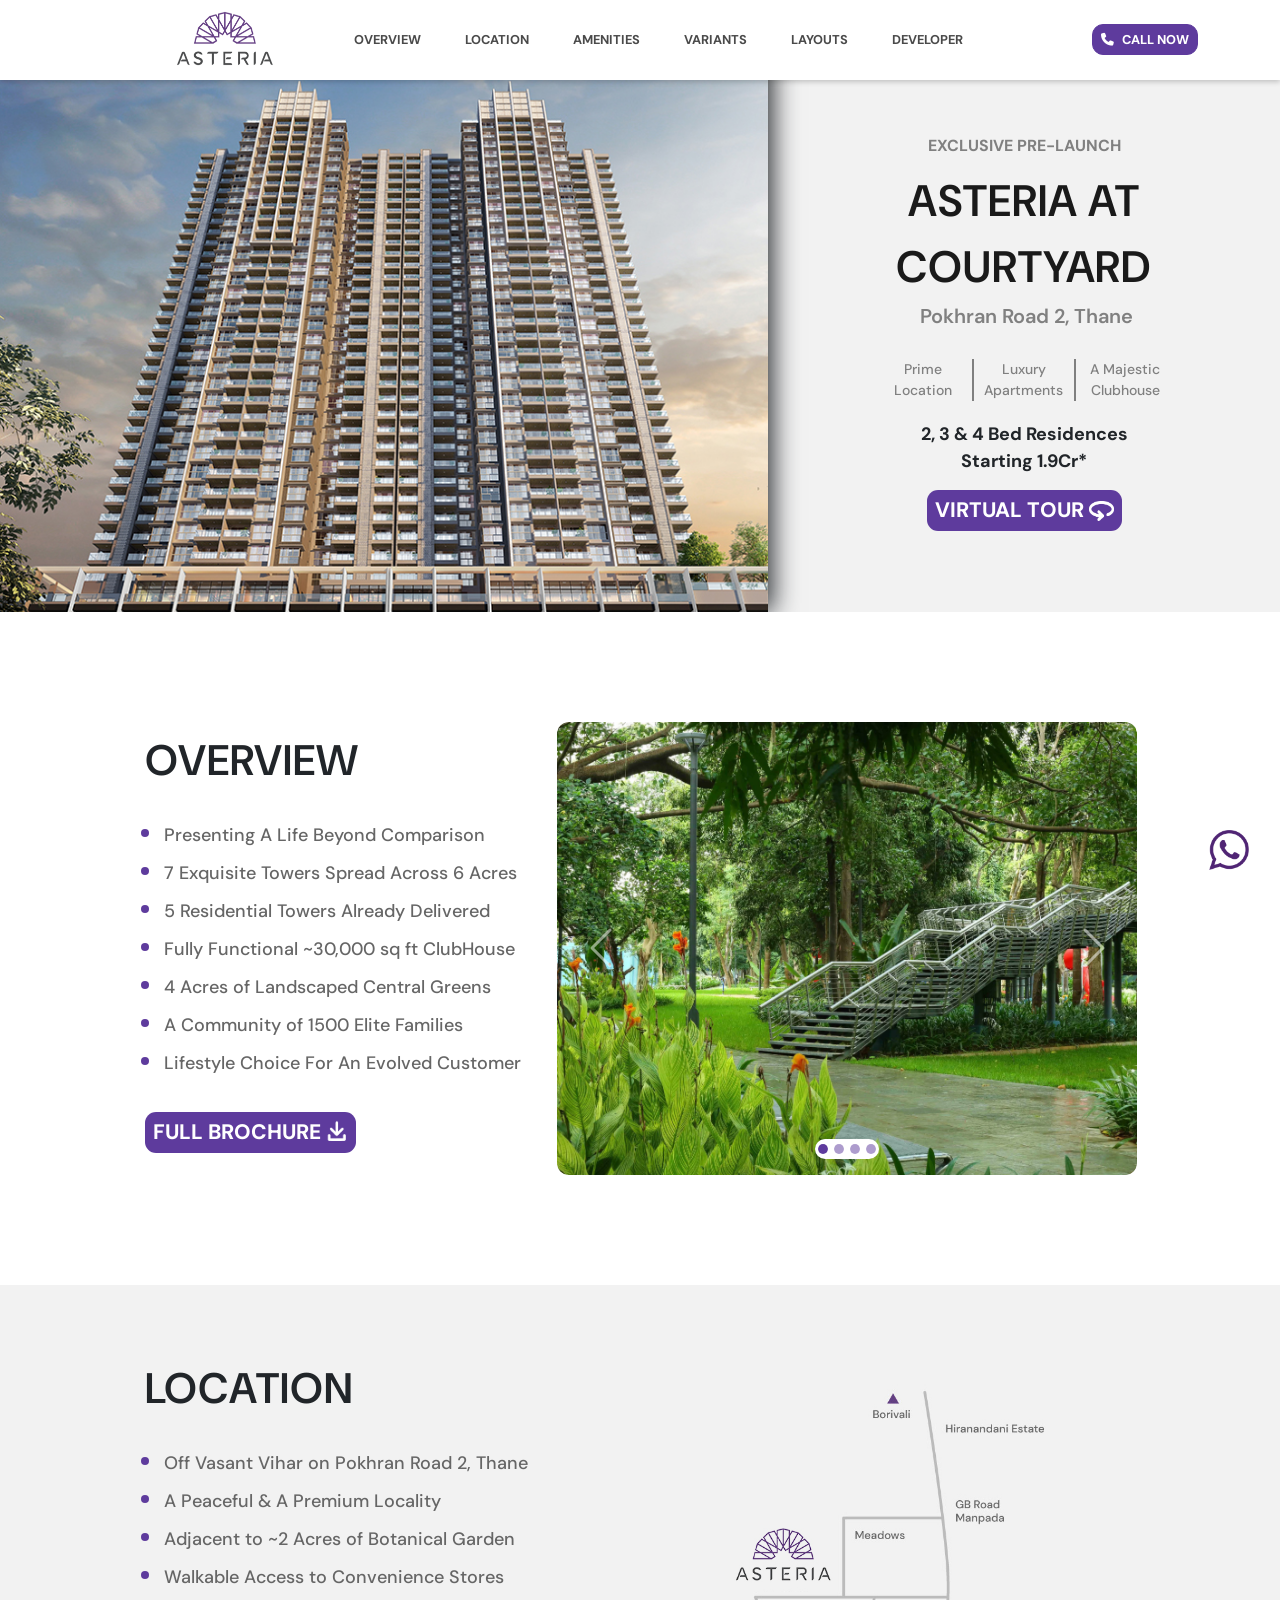
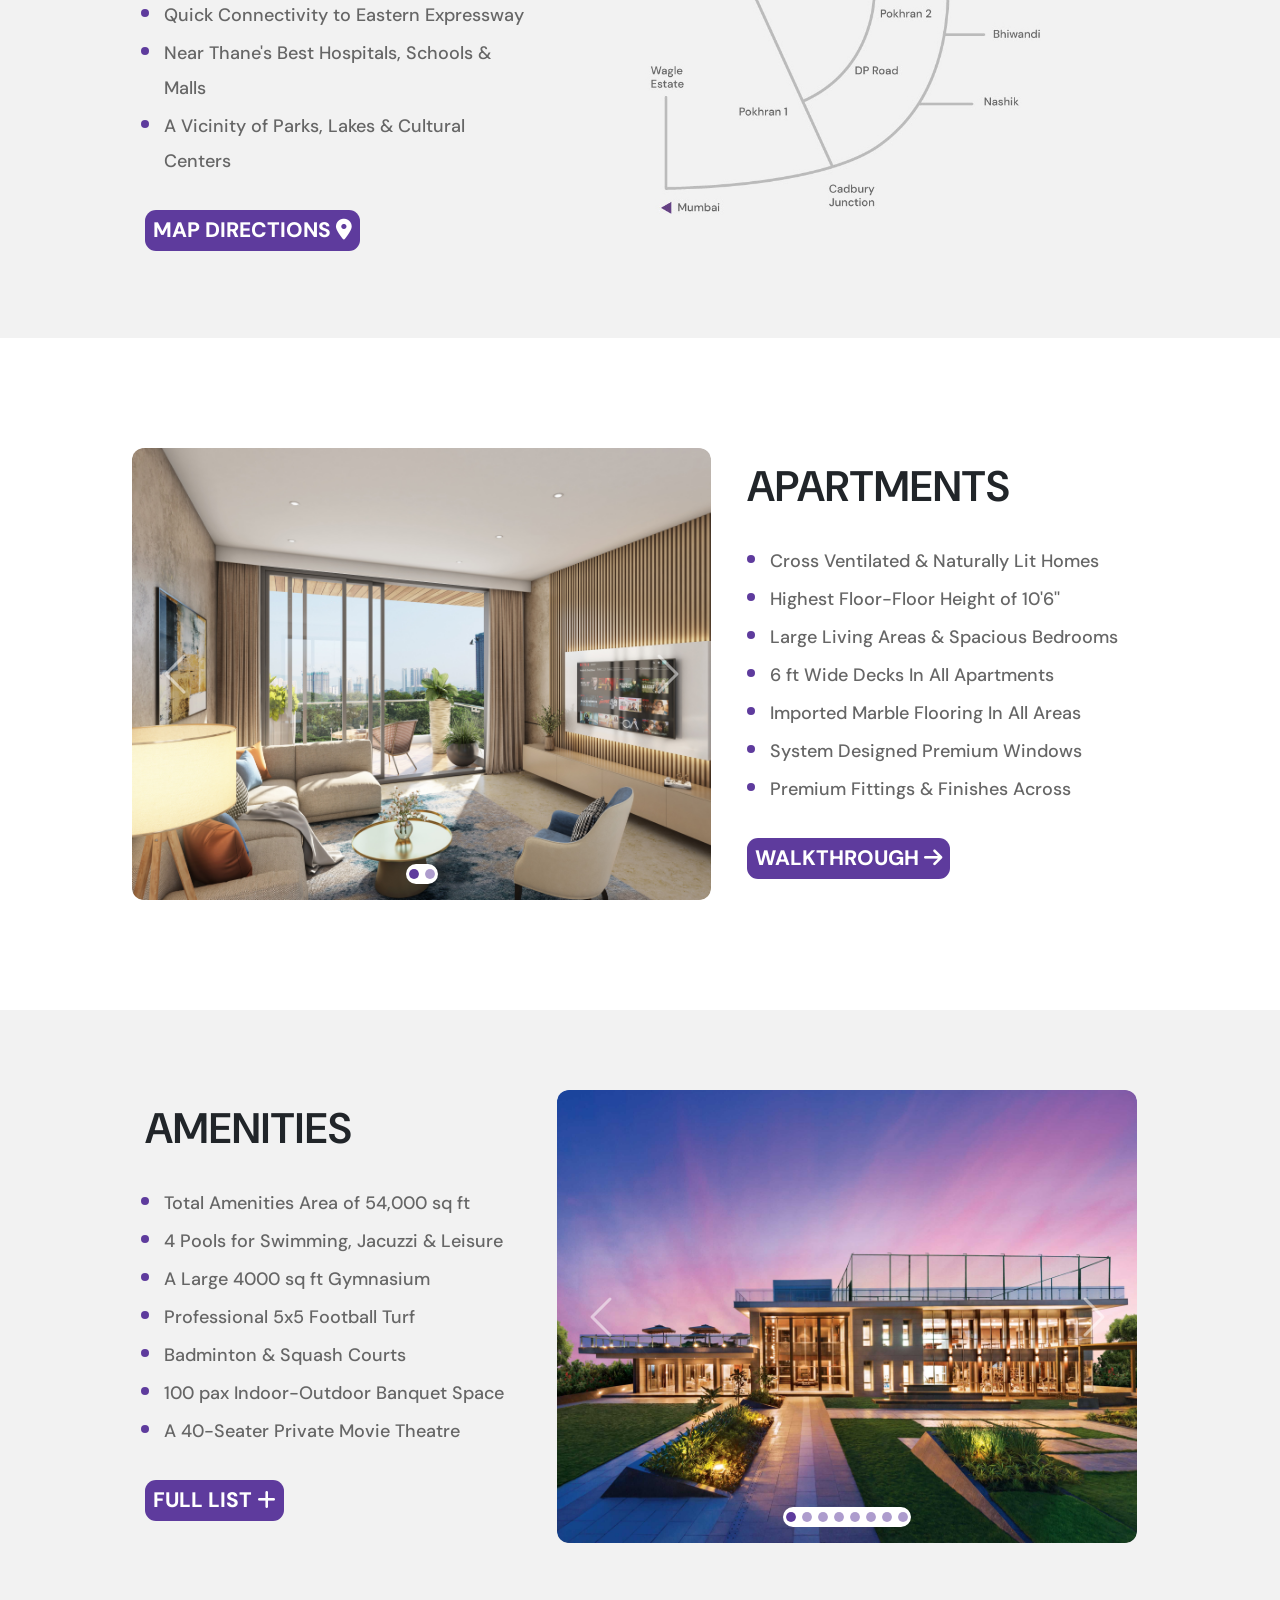
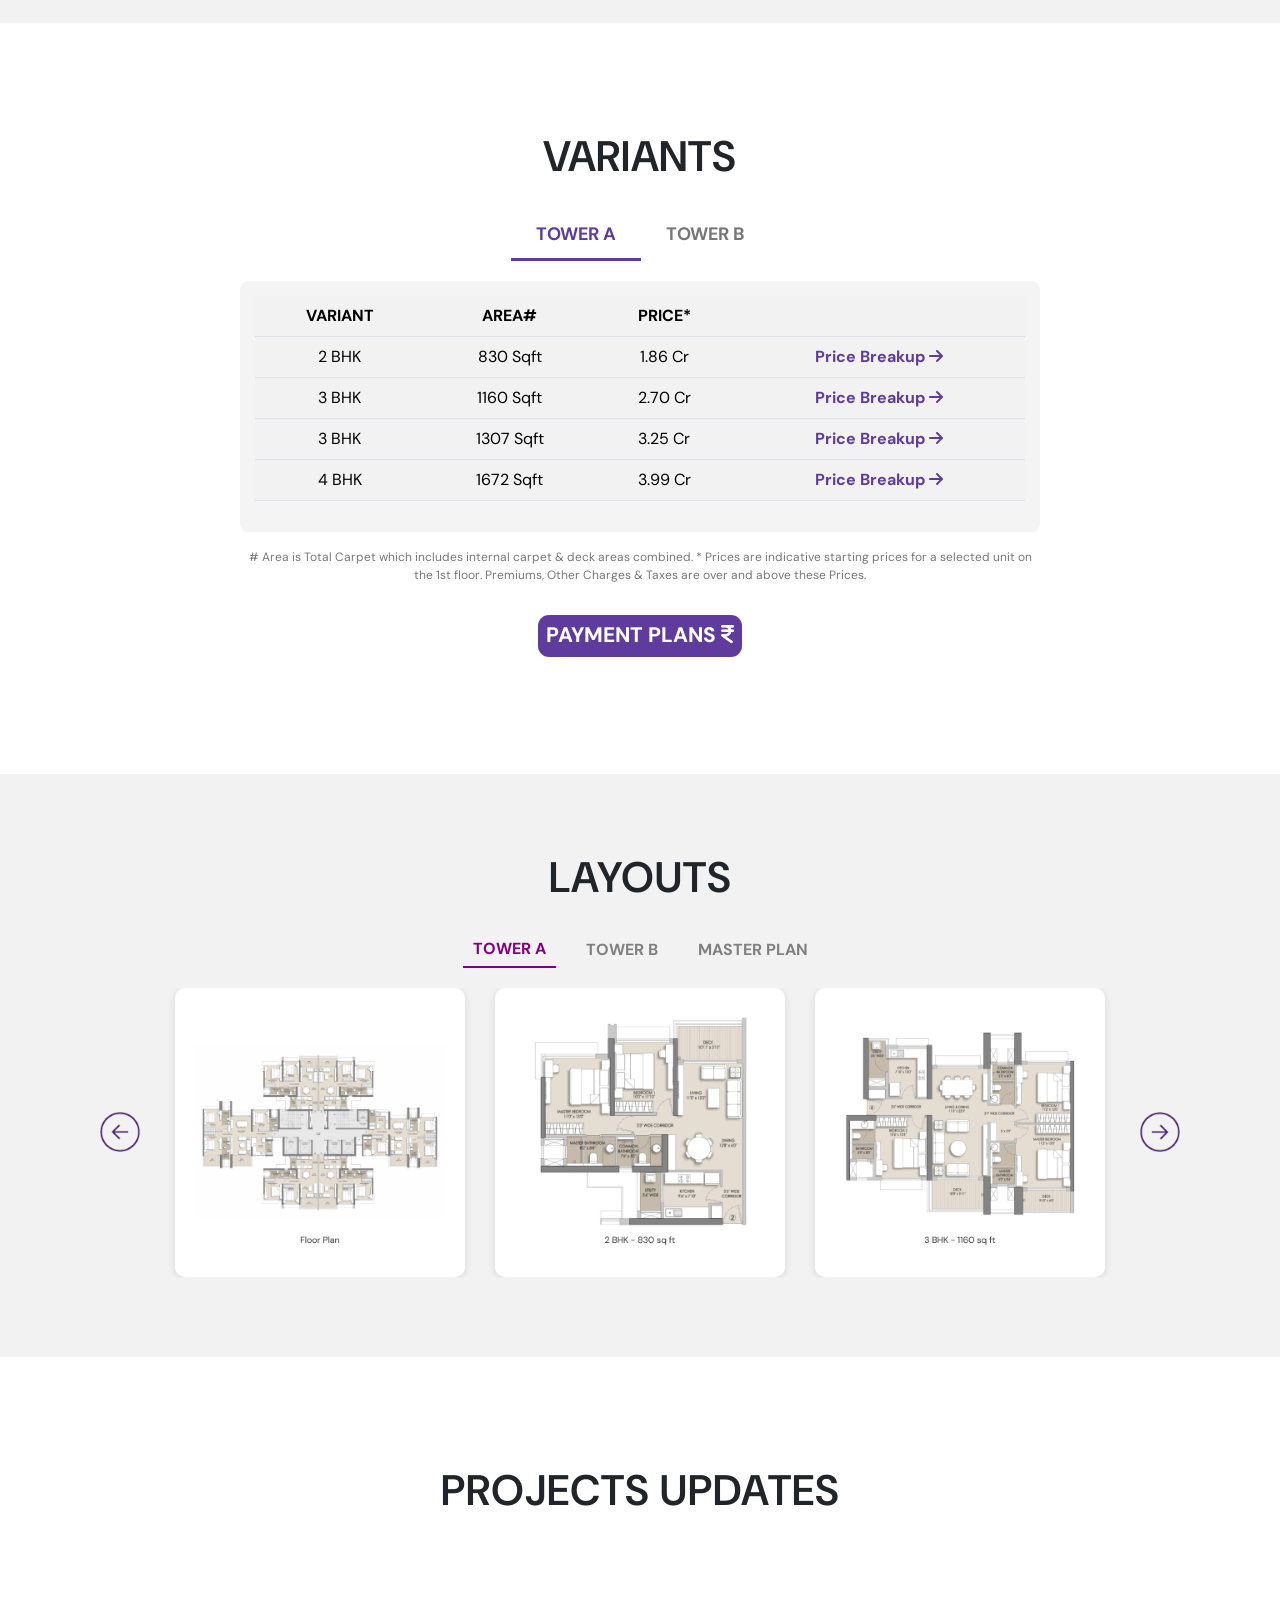
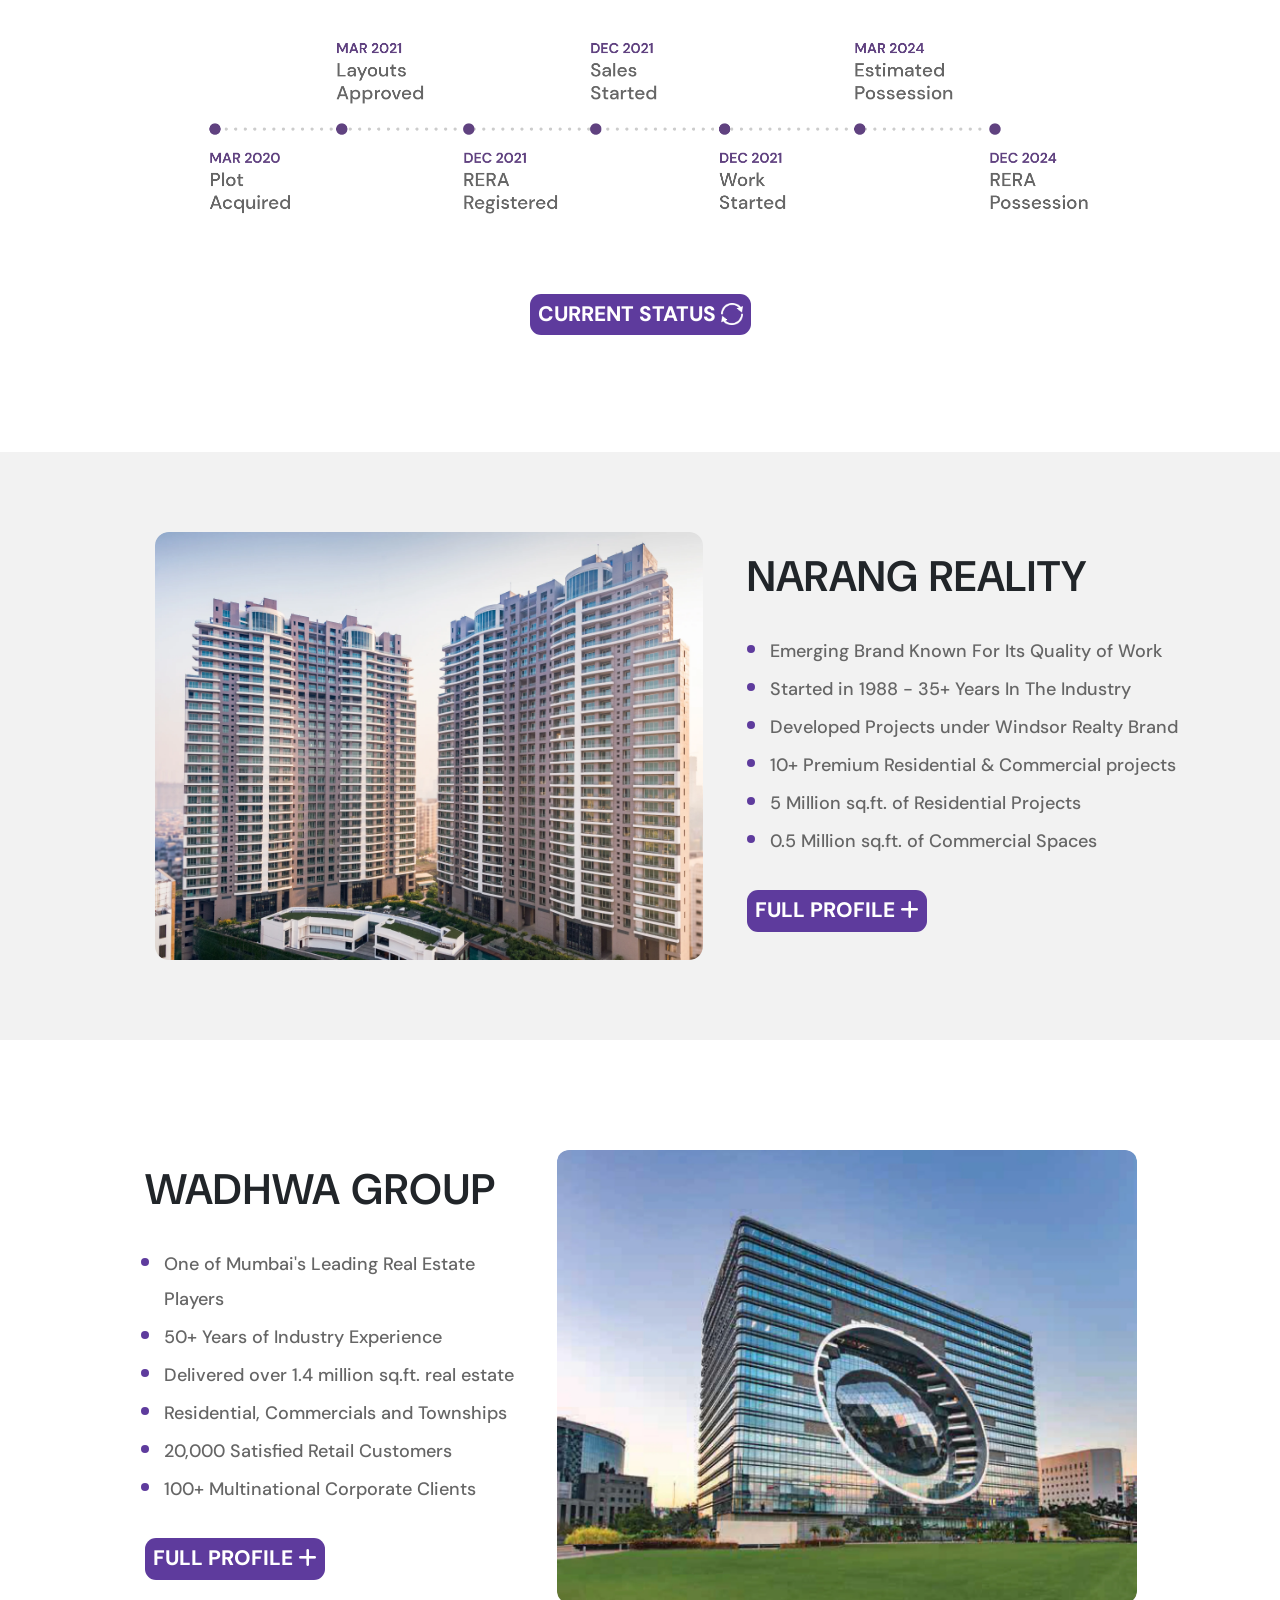
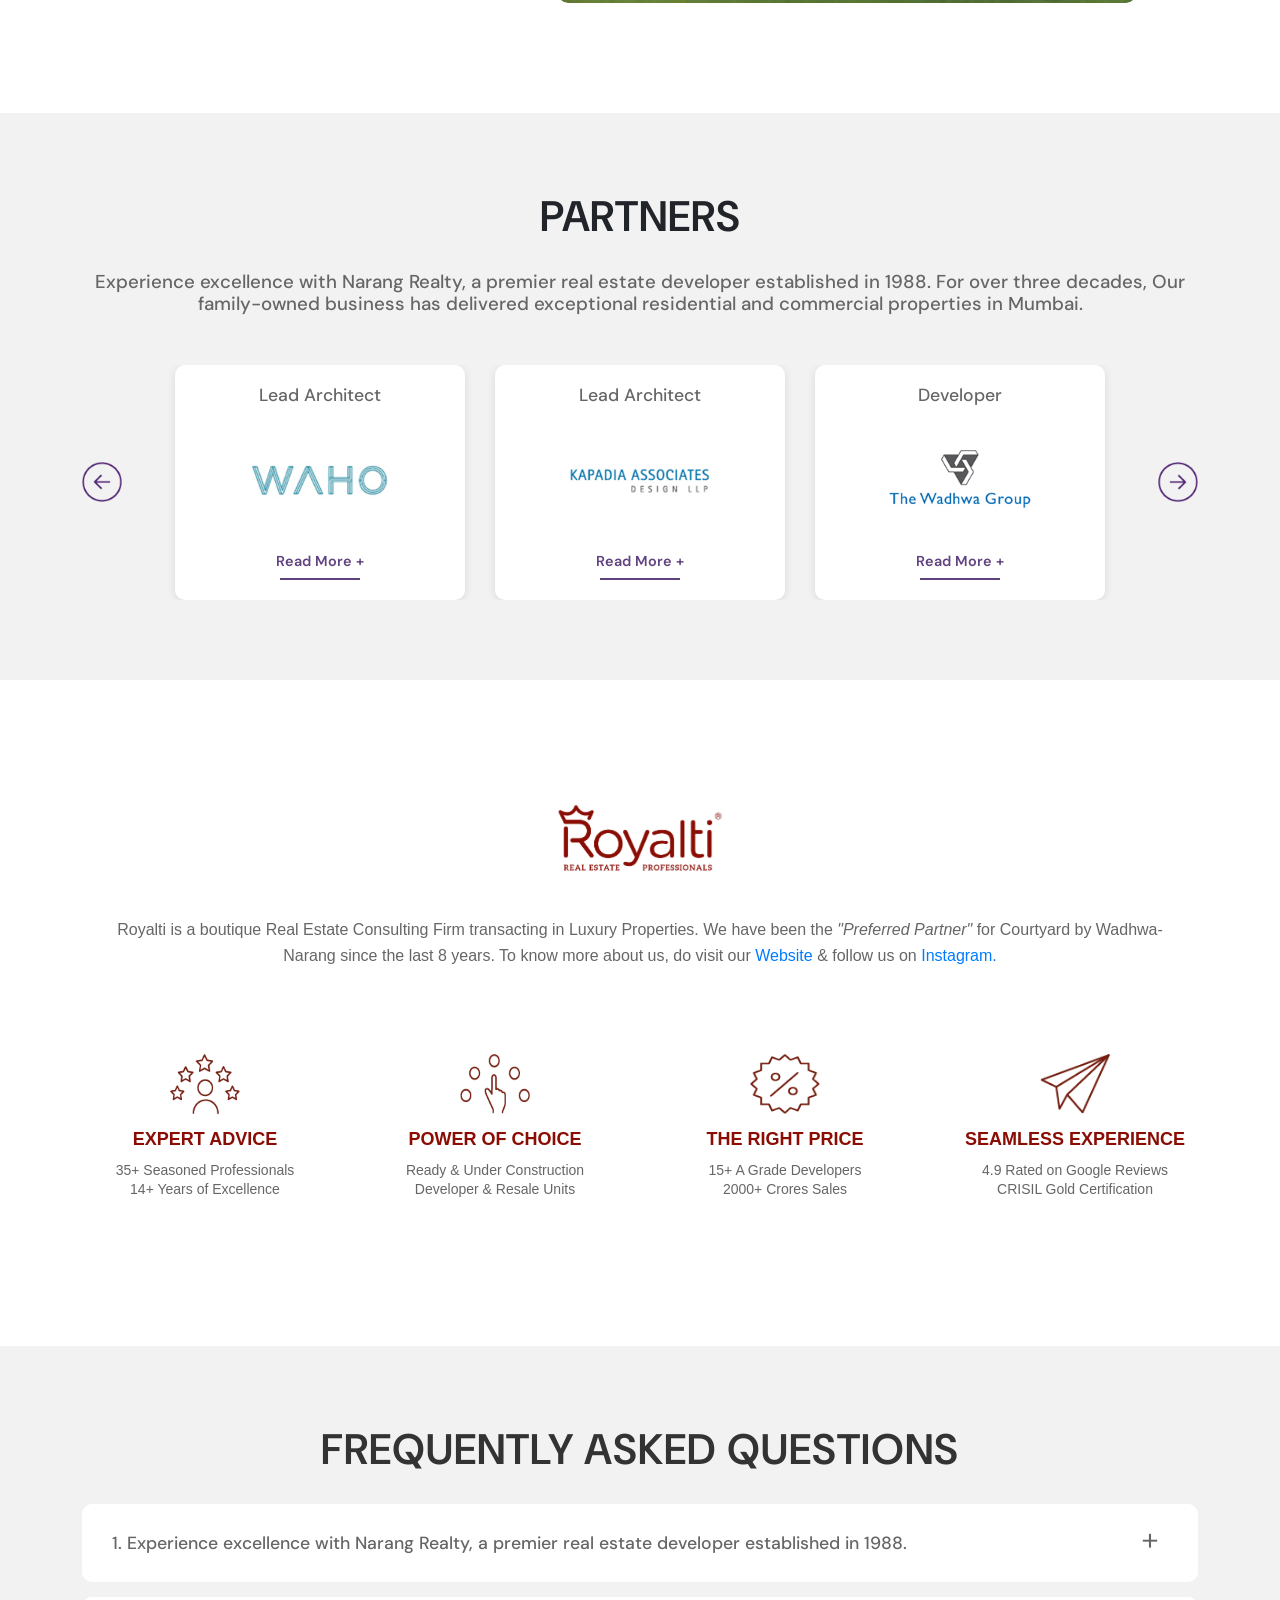
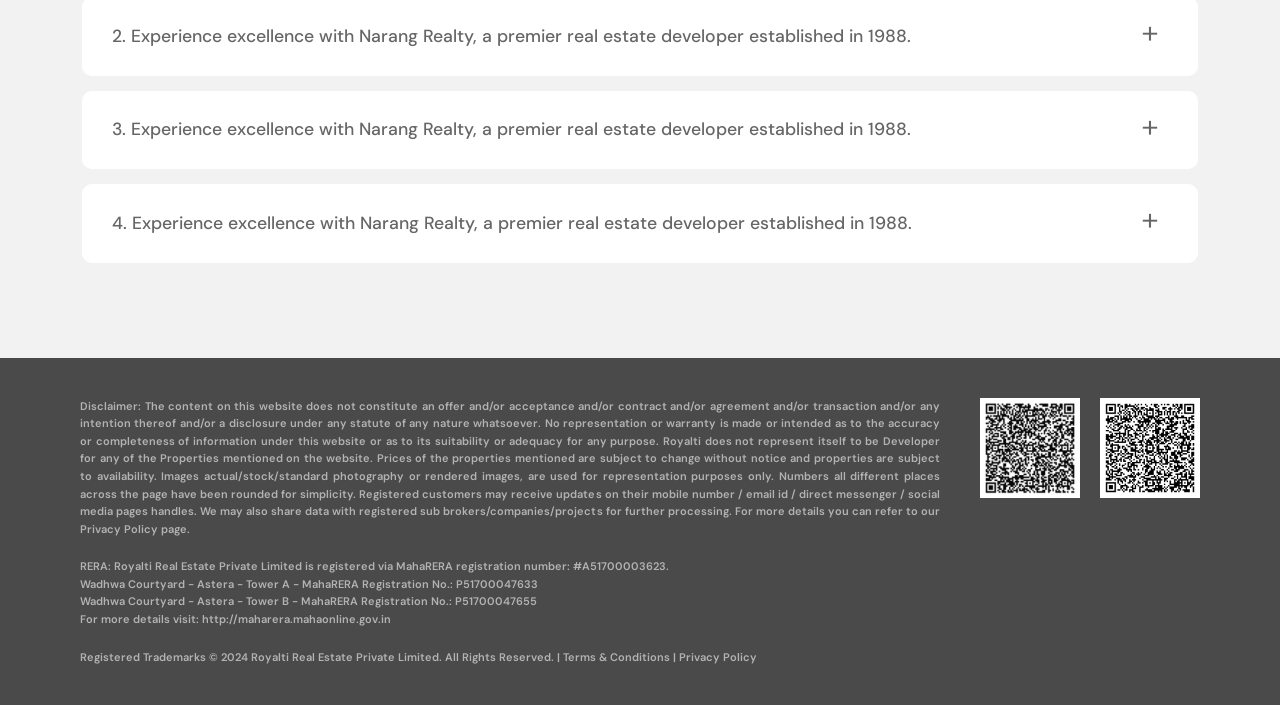
<file: public/index.html>
<!DOCTYPE html>
<html lang="en">

<head>
    <meta charset="UTF-8">
    <meta name="viewport" content="width=device-width, initial-scale=1.0">
    <title>Asteria</title>
    <link href="https://cdn.jsdelivr.net/npm/bootstrap@5.3.0/dist/css/bootstrap.min.css" rel="stylesheet">
    <link href='https://fonts.googleapis.com/css?family=DM Sans' rel='stylesheet'>
    <link href="https://fonts.googleapis.com/css?family=Roboto+Mono|Roboto+Slab|Roboto:300,400,500,700"
        rel="stylesheet" />
    <link rel="icon" href="assets/favicon/Asteria Logo.jpg">
    <script src="https://cdn.jsdelivr.net/npm/bootstrap@5.3.0/dist/js/bootstrap.bundle.min.js" defer></script>
    <link rel="stylesheet" href="./style/nav.css" />
    <link rel="stylesheet" href="https://cdnjs.cloudflare.com/ajax/libs/font-awesome/6.5.1/css/all.min.css">
    <link rel="stylesheet" href="./style/firstSection.css" />
    <link rel="stylesheet" href="./style/registerModal.css" />
    <link rel="stylesheet" href="./style/index.css" />
    <link rel="stylesheet" href="./style/secondSection.css" />
    <link rel="stylesheet" href="./style/variants.css" />
    <link rel="stylesheet" href="./style/layout.css" />
    <link rel="stylesheet" href="./style/location.css" />
    <link rel="stylesheet" href="./style/projUpdates.css" />
    <link rel="stylesheet" href="./style/partners.css" />
    <link rel="stylesheet" href="./style/footer.css" />
    <script src="./js/index.js" defer></script>

</head>

<body>
    <div class="modal fade" id="registerModal" tabindex="-1" aria-labelledby="registerModalLabel" aria-hidden="true">
        <div class="modal-dialog modal-dialog-centered" style="max-width: none;">
            <div class="modal-content" style="margin-top:25px;">
                <div class="modal-header">
                    <div class="popup-header" style="display:flex;">
                        <h3 class="modal-title" id="registerModalLabel">REGISTER NOW</h3>
                        <p class="modal-subtitle">Register here and get detailed access:</p>
                    </div>

                    <button type="button" class="btn-close" data-bs-dismiss="modal" aria-label="Close"></button>

                </div>

                <div class="modal-body">

                    <div class="modal-body-content">

                        <ul>
                            <li>Virtual Tour</li>
                            <li>Amenities Gallery</li>
                            <li>Project Brochure</li>
                            <li>All Layouts</li>
                            <li>Location Aerial 360&deg;</li>
                            <li>All In Pricing</li>
                            <li>Sample Flat Gallery</li>
                            <li>Payment Plans</li>
                        </ul>


                    </div>


                    <form action="/send" method="POST" id="PopupForm" name="PopupForm"
                        onsubmit="return validateForm();">
                        <input type="text" name="name" class="form-control input-group" placeholder="Name *" required>
                        <input type="email" name="email" class="form-control input-group" placeholder="Email *"
                            required>
                        <div class="d-flex gap-2">

                            <select name="CountryCode" id="banner-cta-CountryCode"
                                class="CountryCode form-control valid form-select" style="max-width: 120px;">
                                <option value="">Enter Country Code</option>
                                <option value="1">USA (+1)</option>
                                <option value="971">UAE (+971)</option>
                                <option value="91" selected="">IN (+91)</option>
                                <option value="44">UK (+44)</option>
                                <option value="65">Singapore (+65)</option>
                                <option value="966">Saudi Arabia (+966)</option>
                                <option value="965">Kuwait (+965)</option>
                                <option value="973">Bahrain (+973)</option>
                                <option value="968">Oman (+968)</option>
                                <option value="852">Hong Kong (+852)</option>
                                <optgroup label="Other countries">
                                    <option value="213">Algeria (+213)</option>
                                    <option value="376">Andorra (+376)</option>
                                    <option value="244">Angola (+244)</option>
                                    <option value="1264">Anguilla (+1264)</option>
                                    <option value="1268">Antigua &amp; Barbuda (+1268)</option>
                                    <option value="54">Argentina (+54)</option>
                                    <option value="374">Armenia (+374)</option>
                                    <option value="297">Aruba (+297)</option>
                                    <option value="61">Australia (+61)</option>
                                    <option value="43">Austria (+43)</option>
                                    <option value="994">Azerbaijan (+994)</option>
                                    <option value="1242">Bahamas (+1242)</option>
                                    <option value="973">Bahrain (+973)</option>
                                    <option value="880">Bangladesh (+880)</option>
                                    <option value="1246">Barbados (+1246)</option>
                                    <option value="375">Belarus (+375)</option>
                                    <option value="32">Belgium (+32)</option>
                                    <option value="501">Belize (+501)</option>
                                    <option value="229">Benin (+229)</option>
                                    <option value="1441">Bermuda (+1441)</option>
                                    <option value="975">Bhutan (+975)</option>
                                    <option value="591">Bolivia (+591)</option>
                                    <option value="387">Bosnia Herzegovina (+387)</option>
                                    <option value="267">Botswana (+267)</option>
                                    <option value="55">Brazil (+55)</option>
                                    <option value="673">Brunei (+673)</option>
                                    <option value="359">Bulgaria (+359)</option>
                                    <option value="226">Burkina Faso (+226)</option>
                                    <option value="257">Burundi (+257)</option>
                                    <option value="855">Cambodia (+855)</option>
                                    <option value="237">Cameroon (+237)</option>
                                    <option value="1">Canada (+1)</option>
                                    <option value="238">Cape Verde Islands (+238)</option>
                                    <option value="1345">Cayman Islands (+1345)</option>
                                    <option value="236">Central African Republic (+236)</option>
                                    <option value="56">Chile (+56)</option>
                                    <option value="86">China (+86)</option>
                                    <option value="57">Colombia (+57)</option>
                                    <option value="269">Comoros (+269)</option>
                                    <option value="242">Congo (+242)</option>
                                    <option value="682">Cook Islands (+682)</option>
                                    <option value="506">Costa Rica (+506)</option>
                                    <option value="385">Croatia (+385)</option>
                                    <option value="53">Cuba (+53)</option>
                                    <option value="90392">Cyprus North (+90392)</option>
                                    <option value="357">Cyprus South (+357)</option>
                                    <option value="42">Czech Republic (+42)</option>
                                    <option value="45">Denmark (+45)</option>
                                    <option value="253">Djibouti (+253)</option>
                                    <option value="1809">Dominica (+1809)</option>
                                    <option value="1809">Dominican Republic (+1809)</option>
                                    <option value="593">Ecuador (+593)</option>
                                    <option value="20">Egypt (+20)</option>
                                    <option value="503">El Salvador (+503)</option>
                                    <option value="240">Equatorial Guinea (+240)</option>
                                    <option value="291">Eritrea (+291)</option>
                                    <option value="372">Estonia (+372)</option>
                                    <option value="251">Ethiopia (+251)</option>
                                    <option value="500">Falkland Islands (+500)</option>
                                    <option value="298">Faroe Islands (+298)</option>
                                    <option value="679">Fiji (+679)</option>
                                    <option value="358">Finland (+358)</option>
                                    <option value="33">France (+33)</option>
                                    <option value="594">French Guiana (+594)</option>
                                    <option value="689">French Polynesia (+689)</option>
                                    <option value="241">Gabon (+241)</option>
                                    <option value="220">Gambia (+220)</option>
                                    <option value="7880">Georgia (+7880)</option>
                                    <option value="49">Germany (+49)</option>
                                    <option value="233">Ghana (+233)</option>
                                    <option value="350">Gibraltar (+350)</option>
                                    <option value="30">Greece (+30)</option>
                                    <option value="299">Greenland (+299)</option>
                                    <option value="1473">Grenada (+1473)</option>
                                    <option value="590">Guadeloupe (+590)</option>
                                    <option value="671">Guam (+671)</option>
                                    <option value="502">Guatemala (+502)</option>
                                    <option value="224">Guinea (+224)</option>
                                    <option value="245">Guinea - Bissau (+245)</option>
                                    <option value="592">Guyana (+592)</option>
                                    <option value="509">Haiti (+509)</option>
                                    <option value="504">Honduras (+504)</option>
                                    <option value="36">Hungary (+36)</option>
                                    <option value="354">Iceland (+354)</option>
                                    <option value="62">Indonesia (+62)</option>
                                    <option value="98">Iran (+98)</option>
                                    <option value="964">Iraq (+964)</option>
                                    <option value="353">Ireland (+353)</option>
                                    <option value="972">Israel (+972)</option>
                                    <option value="39">Italy (+39)</option>
                                    <option value="1876">Jamaica (+1876)</option>
                                    <option value="81">Japan (+81)</option>
                                    <option value="962">Jordan (+962)</option>
                                    <option value="7">Kazakhstan (+7)</option>
                                    <option value="254">Kenya (+254)</option>
                                    <option value="686">Kiribati (+686)</option>
                                    <option value="850">Korea North (+850)</option>
                                    <option value="82">Korea South (+82)</option>
                                    <option value="965">Kuwait (+965)</option>
                                    <option value="996">Kyrgyzstan (+996)</option>
                                    <option value="856">Laos (+856)</option>
                                    <option value="371">Latvia (+371)</option>
                                    <option value="961">Lebanon (+961)</option>
                                    <option value="266">Lesotho (+266)</option>
                                    <option value="231">Liberia (+231)</option>
                                    <option value="218">Libya (+218)</option>
                                    <option value="417">Liechtenstein (+417)</option>
                                    <option value="370">Lithuania (+370)</option>
                                    <option value="352">Luxembourg (+352)</option>
                                    <option value="853">Macao (+853)</option>
                                    <option value="389">Macedonia (+389)</option>
                                    <option value="261">Madagascar (+261)</option>
                                    <option value="265">Malawi (+265)</option>
                                    <option value="60">Malaysia (+60)</option>
                                    <option value="960">Maldives (+960)</option>
                                    <option value="223">Mali (+223)</option>
                                    <option value="356">Malta (+356)</option>
                                    <option value="692">Marshall Islands (+692)</option>
                                    <option value="596">Martinique (+596)</option>
                                    <option value="222">Mauritania (+222)</option>
                                    <option value="269">Mayotte (+269)</option>
                                    <option value="52">Mexico (+52)</option>
                                    <option value="691">Micronesia (+691)</option>
                                    <option value="373">Moldova (+373)</option>
                                    <option value="377">Monaco (+377)</option>
                                    <option value="976">Mongolia (+976)</option>
                                    <option value="1664">Montserrat (+1664)</option>
                                    <option value="212">Morocco (+212)</option>
                                    <option value="258">Mozambique (+258)</option>
                                    <option value="95">Myanmar (+95)</option>
                                    <option value="264">Namibia (+264)</option>
                                    <option value="674">Nauru (+674)</option>
                                    <option value="977">Nepal (+977)</option>
                                    <option value="31">Netherlands (+31)</option>
                                    <option value="687">New Caledonia (+687)</option>
                                    <option value="64">New Zealand (+64)</option>
                                    <option value="505">Nicaragua (+505)</option>
                                    <option value="227">Niger (+227)</option>
                                    <option value="234">Nigeria (+234)</option>
                                    <option value="683">Niue (+683)</option>
                                    <option value="672">Norfolk Islands (+672)</option>
                                    <option value="670">Northern Marianas (+670)</option>
                                    <option value="47">Norway (+47)</option>
                                    <option value="968">Oman (+968)</option>
                                    <option value="680">Palau (+680)</option>
                                    <option value="507">Panama (+507)</option>
                                    <option value="675">Papua New Guinea (+675)</option>
                                    <option value="595">Paraguay (+595)</option>
                                    <option value="51">Peru (+51)</option>
                                    <option value="63">Philippines (+63)</option>
                                    <option value="48">Poland (+48)</option>
                                    <option value="351">Portugal (+351)</option>
                                    <option value="1787">Puerto Rico (+1787)</option>
                                    <option value="974">Qatar (+974)</option>
                                    <option value="262">Reunion (+262)</option>
                                    <option value="40">Romania (+40)</option>
                                    <option value="7">Russia (+7)</option>
                                    <option value="250">Rwanda (+250)</option>
                                    <option value="378">San Marino (+378)</option>
                                    <option value="239">Sao Tome &amp; Principe (+239)</option>
                                    <option value="966">Saudi Arabia (+966)</option>
                                    <option value="221">Senegal (+221)</option>
                                    <option value="381">Serbia (+381)</option>
                                    <option value="248">Seychelles (+248)</option>
                                    <option value="232">Sierra Leone (+232)</option>
                                    <option value="421">Slovak Republic (+421)</option>
                                    <option value="386">Slovenia (+386)</option>
                                    <option value="677">Solomon Islands (+677)</option>
                                    <option value="252">Somalia (+252)</option>
                                    <option value="27">South Africa (+27)</option>
                                    <option value="34">Spain (+34)</option>
                                    <option value="94">Sri Lanka (+94)</option>
                                    <option value="290">St. Helena (+290)</option>
                                    <option value="1869">St. Kitts (+1869)</option>
                                    <option value="1758">St. Lucia (+1758)</option>
                                    <option value="249">Sudan (+249)</option>
                                    <option value="597">Suriname (+597)</option>
                                    <option value="268">Swaziland (+268)</option>
                                    <option value="46">Sweden (+46)</option>
                                    <option value="41">Switzerland (+41)</option>
                                    <option value="963">Syria (+963)</option>
                                    <option value="886">Taiwan (+886)</option>
                                    <option value="7">Tajikstan (+7)</option>
                                    <option value="66">Thailand (+66)</option>
                                    <option value="228">Togo (+228)</option>
                                    <option value="676">Tonga (+676)</option>
                                    <option value="1868">Trinidad &amp; Tobago (+1868)</option>
                                    <option value="216">Tunisia (+216)</option>
                                    <option value="90">Turkey (+90)</option>
                                    <option value="7">Turkmenistan (+7)</option>
                                    <option value="993">Turkmenistan (+993)</option>
                                    <option value="1649">Turks &amp; Caicos Islands (+1649)</option>
                                    <option value="688">Tuvalu (+688)</option>
                                    <option value="256">Uganda (+256)</option>
                                    <option value="598">Uruguay (+598)</option>
                                    <option value="7">Uzbekistan (+7)</option>
                                    <option value="678">Vanuatu (+678)</option>
                                    <option value="379">Vatican City (+379)</option>
                                    <option value="58">Venezuela (+58)</option>
                                    <option value="84">Vietnam (+84)</option>
                                    <option value="84">Virgin Islands - British (+1284)</option>
                                    <option value="84">Virgin Islands - US (+1340)</option>
                                    <option value="681">Wallis &amp; Futuna (+681)</option>
                                    <option value="969">Yemen (North)(+969)</option>
                                    <option value="967">Yemen (South)(+967)</option>
                                    <option value="260">Zambia (+260)</option>
                                    <option value="263">Zimbabwe (+263)</option>
                                </optgroup>
                            </select>
                            <input type="text" name="mobile" class="form-control input-group" placeholder="Mobile *"
                                required>
                            <input type="hidden" name="utm_source" id="utm_source">
                            <input type="hidden" name="utm_medium" id="utm_medium">
                            <input type="hidden" name="utm_campaign" id="utm_campaign">
                            <input type="hidden" name="utm_term" id="utm_term">
                            <input type="hidden" name="active_url" id="active_url">


                        </div>

                        <div class="vsmall input-checkbox" style="display: flex
                            ;
                                flex-direction: row;
                                align-items: baseline; padding-left: 5%;">
                            <input type="checkbox" name="agree" checked="" required>
                            <p>I agree to receive updates on Call, WhatsApp &amp; Email.</p>
                        </div>
                </div>
                <div class="modal-footer">
                    <button id="submit-access" type="submit" class="btn btn-primary">GET FULL ACCESS</button>
                </div>

                </form>

            </div>
        </div>
    </div>
    <nav class="custom-navbar" style="background: #ffffff;">
        <a class="custom-navbar-brand" href="#">
            <img src="./assets/logo.png" alt="Logo">
        </a>

        <button class="custom-menu-toggle" id="customMenuToggle">
            <div></div>
            <div></div>
            <div></div>
        </button>


        <ul class="custom-navbar-links mx-auto" id="customNavbarLinks" style="font-size: 1vw;">
            <li><a style="font-weight:600 ;" href="/#overview">OVERVIEW</a></li>
            <li><a style="font-weight:600 ;" href="/#location">LOCATION</a></li>
            <li><a style="font-weight:600 ;" href="/#amenities">AMENITIES</a></li>
            <li><a style="font-weight:600 ;" href="/#variants">VARIANTS</a></li>
            <li><a style="font-weight:600 ;" href="/#layouts">LAYOUTS</a></li>
            <li><a style="font-weight:600 ;" href="/#int1">DEVELOPER</a></li>


        </ul>


        <div id="nav-call-btn" data-animation="fadeInUp" class="para-logo call-now-cnt register-hover"
            data-bs-toggle="modal" data-bs-target="#registerModal" style="position: relative;
    right: 5%;">
            <i class="fa-sharp fa-solid fa-phone" style="display:block; ">
                <span style="    padding-bottom: 6px;
    margin-left: 8px;"></i>CALL NOW</span>


        </div>



    </nav>
    <section id="first-section" style="margin-top:60px;">
        <div class="first-section-img-cnt">
            <img src="./assets/firstImage.png" class="img-fluid first-section-img" alt="Asteria" />
        </div>
        <div class="first-sec-info">
            <div class="ad-container px-2">
                <div class="pre-launch">EXCLUSIVE PRE-LAUNCH</div>

                <div class="title">ASTERIA AT COURTYARD</div>
                <div class="location">

                    <p>Pokhran Road 2, Thane</p>
                </div>

                <div class="features">

                    <div class="col-lg-3 col-xs-4 fadeInUp" style="padding-left:2%; padding-right:2%;">
                        <p class="feature-name">Prime Location </p>
                    </div>
                    <div id="seperator"></div>
                    <div class="col-lg-3 col-xs-4  fadeInUp" style="padding-left:2%; padding-right:2%;">
                        <p class="feature-name"> Luxury Apartments </p>
                    </div>
                    <div id="seperator"></div>
                    <div class="col-lg-3 col-xs-4 fadeInUp" style="padding-left:2%; padding-right:2%;">
                        <p class="feature-name">A Majestic Clubhouse </p>

                    </div>

                </div>

                <div class="pricing">2, 3 & 4 Bed Residences<br>Starting 1.9Cr*</div>

                <span>
                    <a href="#" data-animation="fadeInUp" data-animation-delay="500" data-bs-toggle="modal"
                        data-bs-target="#registerModal" class="full-brochure fadeInUp register-hover"
                        style="visibility: visible; animation-name: fadeInUp;"> VIRTUAL TOUR <img
                            src="./assets/virtualtour-icon.png" width="25"
                            style="vertical-align: sub; width:25px !important; height:20px !important; transform: translate(0px, -1px);"
                            alt="Asteria" class="changeicon"></a>
                </span>


            </div>
        </div>

    </section>
    <section id="overview" class="align-items-center sec-padding">
        <div class="container">
            <div class="row desktopView">
                <div class="col-md-5 col-lg-5 d-flex">
                    <div class="info-container"
                        style="width:100%; height: 100%; display: flex; flex-direction: column; justify-content: center;align-items:start;padding-left:63px;">
                        <h2 class="sec2-heading section-headings fading-in"> OVERVIEW</h2>


                        <ul class="sec2-info" style="font-size: 18px;
                    color: #666666;
                    font-weight: 500;">
                            <li>Presenting A Life Beyond Comparison</li>
                            <li>7 Exquisite Towers Spread Across 6 Acres</li>
                            <li>5 Residential Towers Already Delivered</li>
                            <li>Fully Functional ~30,000 sq ft ClubHouse</li>
                            <li>4 Acres of Landscaped Central Greens</li>
                            <li>A Community of 1500 Elite Families</li>
                            <li>Lifestyle Choice For An Evolved Customer</li>
                        </ul>

                        <span>

                            <a href="#" data-animation="fadeInUp" data-animation-delay="500" data-bs-toggle="modal"
                                data-bs-target="#registerModal" class="full-brochure fadeInUp register-hover fading-in"
                                style="visibility: visible; animation-name: fadeInUp;">FULL BROCHURE
                                <img src="./assets/sec2-download-btn.png" width="22" style="vertical-align: sub;"
                                    alt="Asteria" class="changeicon">
                            </a>
                        </span>
                    </div>

                </div>
                <div class="col-md-7 col-lg-7 d-flex car-img-cnt" style="justify-content: right;padding-right:73px;">
                    <br>
                    <div id="sec2-car" class="carousel slide w-100 fading-in " style="max-width: 600px; ">
                        <div class="carousel-indicators mx-auto">
                            <button type="button" data-bs-target="#sec2-car" class="active" aria-current="true"
                                data-bs-slide-to="0"></button>
                            <button type="button" data-bs-target="#sec2-car" data-bs-slide-to="1"
                                data-bs-slide-to="0"></button>
                            <button type="button" data-bs-target="#sec2-car" data-bs-slide-to="2"
                                data-bs-slide-to="0"></button>
                            <button type="button" data-bs-target="#sec2-car" data-bs-slide-to="3"
                                data-bs-slide-to="0"></button>
                        </div>
                        <div class="carousel-inner" style=" overflow: hidden;border-radius:12px;">
                            <div class="carousel-item active">
                                <img src="./assets/s2-car-img1.png" class="img-fluid w-100 d-block"
                                    style="height: 100%;object-fit: cover;" alt="...">
                            </div>
                            <div class="carousel-item">
                                <img src="./assets/s2-car-img2.png" class="img-fluid w-100 d-block"
                                    style="height: 100%;object-fit: cover;" alt="...">
                            </div>
                            <div class="carousel-item">
                                <img src="./assets/s2-car-img3.png" class=" img-fluid w-100 d-block"
                                    style="height: 100%;object-fit: cover;" alt="...">
                            </div>
                            <div class="carousel-item">
                                <img src="./assets/s2-car-img4.png" class="img-fluid w-100 d-block"
                                    style="height: 100%;object-fit: cover;" alt="...">
                            </div>
                        </div>
                        <button class="carousel-control-prev" type="button" data-bs-target="#sec2-car"
                            data-bs-slide="prev">
                            <span class="carousel-control-prev-icon"></span>
                            <span class="visually-hidden">Previous</span>
                        </button>
                        <button class="carousel-control-next" type="button" data-bs-target="#sec2-car"
                            data-bs-slide="next">
                            <span class="carousel-control-next-icon"></span>
                            <span class="visually-hidden">Next</span>
                        </button>
                    </div>
                </div>
            </div>
            <div class="tabView align-items-center" style="width: 100%;">
                <div class="col-sm-6 col-md-6 d-flex" style="justify-content: center;">
                    <div
                        style="width: 100%; height: 400px; display: flex; flex-direction: column; justify-content: center;">
                        <h2 class="sec2-heading fading-in"> OVERVIEW</h2>
                        <ul class="sec2-info fading-in" style="font-size: 14px !important;
                        color: #666666;
                        font-weight: 500;">
                            <li>Presenting A Life Beyond Comparison</li>
                            <li>7 Exquisite Towers Spread Across 6 Acres</li>
                            <li>5 Residential Towers Already Delivered</li>
                            <li>Fully Functional ~30,000 sq ft ClubHouse</li>
                            <li>4 Acres of Landscaped Central Greens</li>
                            <li>A Community of 1500 Elite Families</li>
                            <li>Lifestyle Choice For An Evolved Customer</li>
                        </ul>

                        <span>
                            <a href="#" data-animation="fadeInUp" data-animation-delay="500" data-bs-toggle="modal"
                                data-bs-target="#registerModal" class="full-brochure fadeInUp register-hover fading-in"
                                style="visibility: visible; animation-name: fadeInUp;">FULL
                                BROCHURE
                                <img src="./assets/sec2-download-btn.png" width="22" style="vertical-align: sub;"
                                    alt="Asteria" class="changeicon">
                            </a>
                        </span>
                    </div>

                </div>
                <div class="col-md-6 col-lg-5 d-flex slide-in-up slide-in-up-animate" style="justify-content: right;">
                    <div id="sec2-car-tabView" class="carousel slide w-100 fading-in" style="width:100%">
                        <div class="carousel-indicators">
                            <button type="button" data-bs-target="#sec2-car-tabView" data-bs-slide-to="0" class="active"
                                aria-current="true"></button>
                            <button type="button" data-bs-target="#sec2-car-tabView" data-bs-slide-to="1"></button>
                            <button type="button" data-bs-target="#sec2-car-tabView" data-bs-slide-to="2"></button>
                            <button type="button" data-bs-target="#sec2-car-tabView" data-bs-slide-to="3"></button>
                        </div>
                        <div class="carousel-inner" style="height: 100%; overflow: hidden;border-radius:12px;">
                            <div class="carousel-item active">
                                <img src="./assets/s2-car-img1.png" class="img-fluid w-100 d-block"
                                    style="height: 100%;" alt="...">
                            </div>
                            <div class="carousel-item">
                                <img src="./assets/s2-car-img2.png" class="img-fluid w-100 d-block"
                                    style="height: 100%;" alt="...">
                            </div>
                            <div class="carousel-item">
                                <img src="./assets/s2-car-img3.png" class=" img-fluid w-100 d-block"
                                    style="height: 100%;" alt="...">
                            </div>
                            <div class="carousel-item">
                                <img src="./assets/s2-car-img4.png" class="img-fluid w-100 d-block"
                                    style="height: 100%;" alt="...">
                            </div>
                        </div>
                        <button class="carousel-control-prev" type="button" data-bs-target="#sec2-car-tabView"
                            data-bs-slide="prev">
                            <span class="carousel-control-prev-icon"></span>
                            <span class="visually-hidden">Previous</span>
                        </button>
                        <button class="carousel-control-next" type="button" data-bs-target="#sec2-car-tabView"
                            data-bs-slide="next">
                            <span class="carousel-control-next-icon"></span>
                            <span class="visually-hidden">Next</span>
                        </button>
                    </div>
                </div>
            </div>
            <div class="row mobileView">
                <h2 class="sec2-heading mb-2 text-center fading-in"> OVERVIEW</h2>
                <div class="col-md-5 col-lg-5 d-flex" style="justify-content: center;">
                    <div id="sec2-car-mobView" class="carousel slide w-100 fading-in" style="width:94% !important">
                        <div class="carousel-indicators">
                            <button type="button" data-bs-target="#sec2-car-mobView" data-bs-slide-to="0" class="active"
                                aria-current="true"></button>
                            <button type="button" data-bs-target="#sec2-car-mobView" data-bs-slide-to="1"></button>
                            <button type="button" data-bs-target="#sec2-car-mobView" data-bs-slide-to="2"></button>
                            <button type="button" data-bs-target="#sec2-car-mobView" data-bs-slide-to="3"></button>
                        </div>
                        <div class="carousel-inner" style="height: 100%; overflow: hidden;border-radius:12px;">
                            <div class="carousel-item active">
                                <img src="./assets/s2-car-img1.png" class="img-fluid w-100 d-block"
                                    style="height: 100%;" alt="...">
                            </div>
                            <div class="carousel-item">
                                <img src="./assets/s2-car-img2.png" class="img-fluid w-100 d-block"
                                    style="height: 100%;" alt="...">
                            </div>
                            <div class="carousel-item">
                                <img src="./assets/s2-car-img3.png" class=" img-fluid w-100 d-block"
                                    style="height: 100%;" alt="...">
                            </div>
                            <div class="carousel-item">
                                <img src="./assets/s2-car-img4.png" class="img-fluid w-100 d-block"
                                    style="height: 100%;" alt="...">
                            </div>
                        </div>
                        <button class="carousel-control-prev" type="button" data-bs-target="#sec2-car-mobView"
                            data-bs-slide="prev">
                            <span class="carousel-control-prev-icon"></span>
                            <span class="visually-hidden">Previous</span>
                        </button>
                        <button class="carousel-control-next" type="button" data-bs-target="#sec2-car-mobView"
                            data-bs-slide="next">
                            <span class="carousel-control-next-icon"></span>
                            <span class="visually-hidden">Next</span>
                        </button>
                    </div>
                </div>
                <div class="col-md-7 d-flex" style="justify-content: center;">
                    <div
                        style="width: 100%; margin-top: 25px; display: flex; flex-direction: column; justify-content: center;">




                        <ul class="sec2-info fading-in"
                            style="padding:0px 0px 0px 40px !important;font-size:16px;text-align: left;">
                            <li>Presenting A Life Beyond Comparison</li>
                            <li>7 Exquisite Towers Spread Across 6 Acres</li>
                            <li>5 Residential Towers Already Delivered</li>
                            <li>Fully Functional ~30,000 sq ft ClubHouse</li>
                            <li>4 Acres of Landscaped Central Greens</li>
                            <li>A Community of 1500 Elite Families</li>
                            <li>Lifestyle Choice For An Evolved Customer</li>
                        </ul>

                        <span style="text-align: center;">
                            <a href="#" data-animation="fadeInUp" data-animation-delay="500" data-bs-toggle="modal"
                                data-bs-target="#registerModal" class="full-brochure fadeInUp register-hover"
                                style="visibility: visible; animation-name: fadeInUp;">FULL BROCHURE
                                <img src="./assets/sec2-download-btn.png" width="22" style="vertical-align: sub;"
                                    alt="Asteria" class="changeicon">
                            </a>
                        </span>
                    </div>

                </div>

            </div>
        </div>
    </section>
    <section id="location" class="align-items-center sec-padding" style="background-color: #f2f2f2;">
        <div class="container">
            <div class="row desktopView">
                <div class="col-md-5 col-lg-5 d-flex">
                    <div class="info-container"
                        style="width:100%; height: 100%; display: flex; flex-direction: column; justify-content: center;align-items:start;padding-left:63px;">
                        <h1 class="sec2-heading section-headings fading-in"> LOCATION</h1>



                        <ul class="sec2-info fading-in" style="font-size: 18px;
                    color: #666666;
                    font-weight: 500;">
                            <li>
                                Off Vasant Vihar on Pokhran Road 2, Thane
                            </li>
                            <li>
                                A Peaceful & A Premium Locality
                            </li>
                            <li>
                                Adjacent to ~2 Acres of Botanical Garden
                            </li>
                            <li>
                                Walkable Access to Convenience Stores
                            </li>
                            <li>
                                Quick Connectivity to Eastern Expressway
                            </li>
                            <li>
                                Near Thane's Best Hospitals, Schools & Malls
                            </li>
                            <li>
                                A Vicinity of Parks, Lakes & Cultural Centers
                            </li>
                        </ul>


                        <span>
                            <a href="#" data-animation="fadeInUp" data-animation-delay="500" data-bs-toggle="modal"
                                data-bs-target="#registerModal" class="full-brochure fadeInUp register-hover"
                                style="visibility: visible; animation-name: fadeInUp;">MAP DIRECTIONS
                                <i class="fa-solid fa-location-dot"></i></a>
                        </span>


                    </div>
                </div>
                <div class="col-md-7 col-lg-7 d-flex fading-in"
                    style="justify-content: space-around;padding-right:73px;">
                    <img src="./assets/location-img.png" class="img-fluid"
                        style=" overflow: hidden;border-radius:12px; max-width: 600px; height: 460px;">
                </div>

            </div>
            <div class="tabView align-items-center" style="width:100%">
                <div class="col-sm-6 col-md-7 d-flex" style="justify-content: center;">
                    <div
                        style="width: 100%; height: 400px; display: flex; flex-direction: column; justify-content: center;">

                        <h2 class="sec2-heading fading-in"> LOCATION</h1>


                            <ul class="sec2-info fading-in" style="font-size: 14px !important;
                        color: #666666;
                        font-weight: 500;">
                                <li>
                                    Off Vasant Vihar on Pokhran Road 2, Thane
                                </li>
                                <li>
                                    A Peaceful & A Premium Locality
                                </li>
                                <li>
                                    Adjacent to ~2 Acres of Botanical Garden
                                </li>
                                <li>
                                    Walkable Access to Convenience Stores
                                </li>
                                <li>
                                    Quick Connectivity to Eastern Expressway
                                </li>
                                <li>
                                    Near Thane's Best Hospitals, Schools & Malls
                                </li>
                                <li>
                                    A Vicinity of Parks, Lakes & Cultural Centers
                                </li>
                            </ul>


                            <span>
                                <a href="#" data-animation="fadeInUp" data-animation-delay="500" data-bs-toggle="modal"
                                    data-bs-target="#registerModal" class="full-brochure fadeInUp register-hover"
                                    style="visibility: visible; animation-name: fadeInUp;">MAP DIRECTIONS
                                    <i class="fa-solid fa-location-dot"></i></a>
                            </span>

                    </div>
                </div>

                <div class="col-md-6 col-lg-5 d-flex slide-in-up fading-in" style="justify-content: right;">
                    <img src="./assets/location-img.png" class="w-100 img-fluid"
                        style="padding:20px;height: 100%; overflow: hidden;border-radius:12px; width:100%">
                </div>
            </div>
            <div class="row mobileView">
                <h2 class="sec2-heading mb-2 text-center"> LOCATION</h2>
                <div class="col-md-5 col-lg-5 d-flex fading-in" style="justify-content: center;">
                    <div class="loc-sec-img-cnt" style="width:94% !important">
                        <img src="./assets/location-img.png" class="w-100 img-fluid d-block"
                            style="height: 100%; overflow: hidden;border-radius:12px;">
                    </div>
                </div>
                <div class="col-md-7 d-flex" style="justify-content: center;">
                    <div
                        style="width: 100%; margin-top: 25px; display: flex; flex-direction: column; justify-content: center;">

                        <ul class="sec2-info fading-in"
                            style="padding:0px 0px 0px 40px !important;font-size:16px;text-align: left;">
                            <li>
                                Off Vasant Vihar on Pokhran Road 2, Thane
                            </li>
                            <li>
                                A Peaceful & A Premium Locality
                            </li>
                            <li>
                                Adjacent to ~2 Acres of Botanical Garden
                            </li>
                            <li>
                                Walkable Access to Convenience Stores
                            </li>
                            <li>
                                Quick Connectivity to Eastern Expressway
                            </li>
                            <li>
                                Near Thane's Best Hospitals, Schools & Malls
                            </li>
                            <li>
                                A Vicinity of Parks, Lakes & Cultural Centers
                            </li>
                        </ul>


                        <span style="text-align: center;">
                            <a href="#" data-animation="fadeInUp" data-animation-delay="500" data-bs-toggle="modal"
                                data-bs-target="#registerModal" class="full-brochure fadeInUp register-hover"
                                style="visibility: visible; animation-name: fadeInUp;">MAP DIRECTIONS
                                <i class="fa-solid fa-location-dot"></i></a>
                        </span>

                    </div>
                </div>
            </div>
        </div>
    </section>
    <section id="apartments" class="align-items-center sec-padding">
        <div class="container">
            <div class="row desktopView align-items-center justify-content-center">
                <div class="col-md-7 col-lg-7 col-sm-5  pr-md-2 d-flex  align-items-center"
                    style="height: 100%;justify-content: space-around;">
                    <div class="car-img-lCnt" style="padding-left: 50px; padding-right: 12px;">
                        <div id="aparts-car" class="carousel slide fading-in" style="max-width: 600px; ">
                            <div class="carousel-indicators">
                                <button type="button" data-bs-target="#aparts-car" data-bs-slide-to="0" class="active"
                                    aria-current="true" aria-label="Slide 1"></button>
                                <button type="button" data-bs-target="#aparts-car" data-bs-slide-to="1"
                                    aria-label="Slide 2"></button>


                            </div>
                            <div class="carousel-inner" style=" overflow: hidden;border-radius:12px;">
                                <div class="carousel-item active" style="height: 100%; object-fit: contain ; ">
                                    <img src="./assets/aparts-img1.png" class="img-fluid d-block w-100" alt="...">
                                </div>
                                <div class="carousel-item" style="height: 100%; object-fit: contain ; ">
                                    <img src="./assets/aparts-img2.png" class="img-fluid d-block w-100" alt="...">
                                </div>
                            </div>
                            <button class="carousel-control-prev" type="button" data-bs-target="#aparts-car"
                                data-bs-slide="prev">
                                <span class="carousel-control-prev-icon" aria-hidden="true"></span>
                                <span class="visually-hidden">Previous</span>
                            </button>
                            <button class="carousel-control-next" type="button" data-bs-target="#aparts-car"
                                data-bs-slide="next">
                                <span class="carousel-control-next-icon" aria-hidden="true"></span>
                                <span class="visually-hidden">Next</span>
                            </button>
                        </div>

                    </div>
                </div>


                <div class="col-md-5 col-lg-5 col-sm-7 d-flex align-items-center">
                    <div
                        style="width: 100%; height: 400px; display: flex; flex-direction: column; justify-content: center;">
                        <h2 class="sec2-heading section-headings fading-in">APARTMENTS</h2>

                        <ul class="sec2-info fading-in">
                            <li>
                                Cross Ventilated & Naturally Lit Homes
                            </li>
                            <li>
                                Highest Floor-Floor Height of 10'6''
                            </li>
                            <li>
                                Large Living Areas & Spacious Bedrooms
                            </li>
                            <li>
                                6 ft Wide Decks In All Apartments
                            </li>
                            <li>
                                Imported Marble Flooring In All Areas
                            </li>
                            <li>
                                System Designed Premium Windows
                            </li>
                            <li>
                                Premium Fittings & Finishes Across
                            </li>
                        </ul>


                        <span>
                            <a href="#" data-animation="fadeInUp" data-animation-delay="500" data-bs-toggle="modal"
                                data-bs-target="#registerModal" class="full-brochure fadeInUp register-hover fading-in"
                                style="visibility: visible; animation-name: fadeInUp;">WALKTHROUGH
                                <i class="fa-solid fa-arrow-right"></i></a>
                        </span>

                    </div>



                </div>

            </div>
            <div class="tabView align-items-center" style="width:100%;">
                <div class="col-md-6 col-lg-5 d-flex" style="justify-content: right;padding-right:12px;">
                    <div>
                        <div id="aparts-car-tabView" class="carousel slide fading-in">
                            <div class="carousel-indicators">
                                <button type="button" data-bs-target="#aparts-car-tabView" data-bs-slide-to="0"
                                    class="active" aria-current="true" aria-label="Slide 1"></button>
                                <button type="button" data-bs-target="#aparts-car-tabView" data-bs-slide-to="1"
                                    aria-label="Slide 2"></button>


                            </div>
                            <div class="carousel-inner" style="overflow: hidden;border-radius: 12px;">
                                <div class="carousel-item active" style="height: 100%; object-fit: contain ;">
                                    <img src="./assets/aparts-img1.png" class="img-fluid d-block w-100" alt="...">
                                </div>
                                <div class="carousel-item" style="height: 100%; object-fit: contain ;">
                                    <img src="./assets/aparts-img2.png" class="img-fluid d-block w-100" alt="...">
                                </div>
                            </div>
                            <button class="carousel-control-prev" type="button" data-bs-target="#aparts-car-tabView"
                                data-bs-slide="prev">
                                <span class="carousel-control-prev-icon" aria-hidden="true"></span>
                                <span class="visually-hidden">Previous</span>
                            </button>
                            <button class="carousel-control-next" type="button" data-bs-target="#aparts-car-tabView"
                                data-bs-slide="next">
                                <span class="carousel-control-next-icon" aria-hidden="true"></span>
                                <span class="visually-hidden">Next</span>
                            </button>
                        </div>
                    </div>
                </div>


                <div class="col-md-6 col-lg-7 d-flex" style="justify-content: center;">
                    <div
                        style="width: 100%; height: 400px; display: flex; flex-direction: column; justify-content: center; padding-left: 10%;">
                        <h2 class="sec2-heading fading-in">APARTMENTS</h2>

                        <ul class="sec2-info fading-in" style="font-size: 14px !important;
                        color: #666666;
                        font-weight: 500;">
                            <li>
                                Cross Ventilated & Naturally Lit Homes
                            </li>
                            <li>
                                Highest Floor-Floor Height of 10'6''
                            </li>
                            <li>
                                Large Living Areas & Spacious Bedrooms
                            </li>
                            <li>
                                6 ft Wide Decks In All Apartments
                            </li>
                            <li>
                                Imported Marble Flooring In All Areas
                            </li>
                            <li>
                                System Designed Premium Windows
                            </li>
                            <li>
                                Premium Fittings & Finishes Across
                            </li>
                        </ul>


                        <span>
                            <a href="#" data-animation="fadeInUp" data-animation-delay="500" data-bs-toggle="modal"
                                data-bs-target="#registerModal" class="full-brochure fadeInUp register-hover fading-in"
                                style="visibility: visible; animation-name: fadeInUp;">WALKTHROUGH
                                <i class="fa-solid fa-arrow-right"></i></a>
                        </span>

                    </div>



                </div>
            </div>
            <div class="row mobileView align-items-center">
                <h2 class="sec2-heading mb-2 text-center fading-in">APARTMENTS</h2>
                <div class="col-md-5 col-lg-5 d-flex justify-content-center">

                    <div id="aparts-car-mobView" class="carousel slide w-100 fading-in" style="width:94% !important">
                        <div class="carousel-indicators">
                            <button type="button" data-bs-target="#aparts-car-mobView" data-bs-slide-to="0"
                                class="active" aria-current="true" aria-label="Slide 1"></button>
                            <button type="button" data-bs-target="#aparts-car-mobView" data-bs-slide-to="1"
                                aria-label="Slide 2"></button>


                        </div>
                        <div class="carousel-inner"
                            style="width:100%; height: 100%; overflow: hidden;border-radius: 12px;">
                            <div class="carousel-item active" style="height: 100%; object-fit: contain ;">
                                <img src="./assets/aparts-img1.png" class="w-100 img-fluid d-block" alt="...">
                            </div>
                            <div class="carousel-item" style="height: 100%; object-fit: contain ;">
                                <img src="./assets/aparts-img2.png" class="w-100 img-fluid d-block" alt="...">
                            </div>
                        </div>
                        <button class="carousel-control-prev" type="button" data-bs-target="#aparts-car-mobView"
                            data-bs-slide="prev">
                            <span class="carousel-control-prev-icon" aria-hidden="true"></span>
                            <span class="visually-hidden">Previous</span>
                        </button>
                        <button class="carousel-control-next" type="button" data-bs-target="#aparts-car-mobView"
                            data-bs-slide="next">
                            <span class="carousel-control-next-icon" aria-hidden="true"></span>
                            <span class="visually-hidden">Next</span>
                        </button>
                    </div>

                </div>


                <div class="col-md-7 d-flex align-items-center" style="justify-content: center;">
                    <br>
                    <div
                        style="margin-top:25px;width: 100%;  display: flex; flex-direction: column; justify-content: center;">

                        <ul class="sec2-info fading-in"
                            style="padding:0px 0px 0px 40px !important;font-size:16px;text-align: left;">
                            <li>
                                Cross Ventilated & Naturally Lit Homes
                            </li>
                            <li>
                                Highest Floor-Floor Height of 10'6''
                            </li>
                            <li>
                                Large Living Areas & Spacious Bedrooms
                            </li>
                            <li>
                                6 ft Wide Decks In All Apartments
                            </li>
                            <li>
                                Imported Marble Flooring In All Areas
                            </li>
                            <li>
                                System Designed Premium Windows
                            </li>
                            <li>
                                Premium Fittings & Finishes Across
                            </li>
                        </ul>


                        <span style="text-align: center;">
                            <a href="#" data-animation="fadeInUp" data-animation-delay="500" data-bs-toggle="modal"
                                data-bs-target="#registerModal" class="full-brochure fadeInUp register-hover"
                                style="visibility: visible; animation-name: fadeInUp;">WALKTHROUGH
                                <i class="fa-solid fa-arrow-right"></i></a>
                        </span>

                    </div>



                </div>
            </div>
        </div>
    </section>
    <section id="amenities" class="align-items-center sec-padding" style="background-color: #f2f2f2;">
        <div class="container">
            <div class="row desktopView">
                <div class="col-md-5 col-lg-5 d-flex">
                    <div class="info-container"
                        style="width:100%; height: 100%; display: flex; flex-direction: column; justify-content: center;align-items:start;padding-left:63px;">
                        <h2 class="sec2-heading section-headings fading-in"> AMENITIES</h2>


                        <ul class="sec2-info fading-in" style="font-size: 18px; color: #666666; font-weight: 500;">
                            <li>
                                Total Amenities Area of 54,000 sq ft
                            </li>
                            <li>
                                4 Pools for Swimming, Jacuzzi & Leisure
                            </li>
                            <li>
                                A Large 4000 sq ft Gymnasium
                            </li>
                            <li>

                                Professional 5x5 Football Turf
                            </li>
                            <li>
                                Badminton & Squash Courts
                            </li>
                            <li>
                                100 pax Indoor-Outdoor Banquet Space
                            </li>
                            <li>
                                A 40-Seater Private Movie Theatre
                            </li>
                        </ul>

                        <span>
                            <a href="#" data-animation="fadeInUp" data-animation-delay="500" data-bs-toggle="modal"
                                data-bs-target="#registerModal" class="full-brochure fadeInUp register-hover fading-in"
                                style="visibility: visible; animation-name: fadeInUp;">
                                FULL LIST <i class="fa-solid fa-plus"></i>
                            </a>
                        </span>
                    </div>

                </div>
                <div class="col-md-7 col-lg-7 d-flex slide-in-up slide-in-up-animate car-img-cnt"
                    style="justify-content: right;padding-right:73px;">
                    <br>
                    <div id="amn-car" class="carousel slide w-100 fading-in" style="max-width: 600px; ">
                        <div class="carousel-indicators">
                            <button type="button" data-bs-target="#amn-car" data-bs-slide-to="0" class="active"
                                aria-current="true" aria-label="Slide 1"></button>
                            <button type="button" data-bs-target="#amn-car" data-bs-slide-to="1"
                                aria-label="Slide 2"></button>
                            <button type="button" data-bs-target="#amn-car" data-bs-slide-to="2"
                                aria-label="Slide 3"></button>
                            <button type="button" data-bs-target="#amn-car" data-bs-slide-to="3"
                                aria-label="Slide 4"></button>
                            <button type="button" data-bs-target="#amn-car" data-bs-slide-to="4"
                                aria-label="Slide 5"></button>
                            <button type="button" data-bs-target="#amn-car" data-bs-slide-to="5"
                                aria-label="Slide 6"></button>
                            <button type="button" data-bs-target="#amn-car" data-bs-slide-to="6"
                                aria-label="Slide 7"></button>
                            <button type="button" data-bs-target="#amn-car" data-bs-slide-to="7"
                                aria-label="Slide 8"></button>
                        </div>
                        <div class="carousel-inner" style=" overflow: hidden;border-radius:12px;">
                            <div class="carousel-item active">
                                <img src="./assets/amn1.png" class="img-fluid w-100 d-block"
                                    style="height: 100%;object-fit: cover;" alt="...">
                            </div>
                            <div class="carousel-item">
                                <img src="./assets/amn2.png" class="img-fluid w-100 d-block"
                                    style="height: 100%;object-fit: cover;" alt="...">
                            </div>
                            <div class="carousel-item">
                                <img src="./assets/amn3.png" class="img-fluid w-100 d-block"
                                    style="height: 100%;object-fit: cover;" alt="...">
                            </div>
                            <div class="carousel-item">
                                <img src="./assets/amn4.png" class="img-fluid w-100 d-block"
                                    style="height: 100%;object-fit: cover;" alt="...">
                            </div>
                            <div class="carousel-item">
                                <img src="./assets/amn5.png" class="img-fluid w-100 d-block"
                                    style="height: 100%;object-fit: cover;" alt="...">
                            </div>
                            <div class="carousel-item">
                                <img src="./assets/amn6.png" class="img-fluid w-100 d-block"
                                    style="height: 100%;object-fit: cover;" alt="...">
                            </div>
                            <div class="carousel-item">
                                <img src="./assets/amn7.png" class="img-fluid w-100 d-block"
                                    style="height: 100%;object-fit: cover;" alt="...">
                            </div>
                            <div class="carousel-item">
                                <img src="./assets/amn8.png" class="img-fluid w-100 d-block"
                                    style="height: 100%;object-fit: cover;" alt="...">
                            </div>
                        </div>
                        <button class="carousel-control-prev" type="button" data-bs-target="#amn-car"
                            data-bs-slide="prev">
                            <span class="carousel-control-prev-icon" aria-hidden="true"></span>
                            <span class="visually-hidden">Previous</span>
                        </button>
                        <button class="carousel-control-next" type="button" data-bs-target="#amn-car"
                            data-bs-slide="next">
                            <span class="carousel-control-next-icon" aria-hidden="true"></span>
                            <span class="visually-hidden">Next</span>
                        </button>
                    </div>
                </div>
            </div>
            <div class="tabView align-items-center" style="width: 100%;">
                <div class="col-md-6 col-lg-6 d-flex" style="justify-content: center; ">
                    <div
                        style="width: 100%; height: 400px; display: flex; flex-direction: column; justify-content: center;">
                        <h2 class="sec2-heading fading-in"> AMENITIES</h2>
                        <ul class="sec2-info" style="font-size: 14px !important;
                        color: #666666;
                        font-weight: 500;">
                            <li>
                                Total Amenities Area of 54,000 sq ft
                            </li>
                            <li>
                                4 Pools for Swimming, Jacuzzi & Leisure
                            </li>
                            <li>
                                A Large 4000 sq ft Gymnasium
                            </li>
                            <li>

                                Professional 5x5 Football Turf
                            </li>
                            <li>
                                Badminton & Squash Courts
                            </li>
                            <li>
                                100 pax Indoor-Outdoor Banquet Space
                            </li>
                            <li>
                                A 40-Seater Private Movie Theatre
                            </li>
                        </ul>

                        <span>
                            <a href="#" data-animation="fadeInUp" data-animation-delay="500" data-bs-toggle="modal"
                                data-bs-target="#registerModal" class="full-brochure fadeInUp register-hover fading-in"
                                style="visibility: visible; animation-name: fadeInUp;"> FULL LIST
                                <i class="fa-solid fa-plus"></i>
                            </a>
                        </span>
                    </div>

                </div>
                <div class="col-md-6 col-lg-6 d-flex" style="justify-content: right;">
                    <div id="amn-car-tabView" class="carousel slide w-100 fading-in" style=" width:100%">
                        <div class="carousel-indicators">
                            <button type="button" data-bs-target="#amn-car-tabView" data-bs-slide-to="0" class="active"
                                aria-current="true" aria-label="Slide 1"></button>
                            <button type="button" data-bs-target="#amn-car-tabView" data-bs-slide-to="1"
                                aria-label="Slide 2"></button>
                            <button type="button" data-bs-target="#amn-car-tabView" data-bs-slide-to="2"
                                aria-label="Slide 3"></button>
                            <button type="button" data-bs-target="#amn-car-tabView" data-bs-slide-to="3"
                                aria-label="Slide 4"></button>
                            <button type="button" data-bs-target="#amn-car-tabView" data-bs-slide-to="4"
                                aria-label="Slide 5"></button>
                            <button type="button" data-bs-target="#amn-car-tabView" data-bs-slide-to="5"
                                aria-label="Slide 6"></button>
                            <button type="button" data-bs-target="#amn-car-tabView" data-bs-slide-to="6"
                                aria-label="Slide 7"></button>
                            <button type="button" data-bs-target="#amn-car-tabView" data-bs-slide-to="7"
                                aria-label="Slide 8"></button>
                        </div>
                        <div class="carousel-inner" style="height: 100%; overflow: hidden;border-radius:12px;">
                            <div class="carousel-item active">
                                <img src="./assets/amn1.png" class="img-fluid w-100 d-block" style="height: 100%;"
                                    alt="...">
                            </div>
                            <div class="carousel-item">
                                <img src="./assets/amn2.png" class="img-fluid  w-100 d-block" style="height: 100%;"
                                    alt="...">
                            </div>
                            <div class="carousel-item">
                                <img src="./assets/amn3.png" class="img-fluid  w-100 d-block" style="height: 100%;"
                                    alt="...">
                            </div>
                            <div class="carousel-item">
                                <img src="./assets/amn4.png" class="img-fluid w-100 d-block" style="height: 100%;"
                                    alt="...">
                            </div>
                            <div class="carousel-item">
                                <img src="./assets/amn5.png" class="img-fluid  w-100 d-block" style="height: 100%;"
                                    alt="...">
                            </div>
                            <div class="carousel-item">
                                <img src="./assets/amn6.png" class="img-fluid  w-100 d-block" style="height: 100%;"
                                    alt="...">
                            </div>
                            <div class="carousel-item">
                                <img src="./assets/amn7.png" class="img-fluid  w-100 d-block" style="height: 100%;"
                                    alt="...">
                            </div>
                            <div class="carousel-item">
                                <img src="./assets/amn8.png" class="img-fluid  w-100 d-block" style="height: 100%;"
                                    alt="...">
                            </div>
                        </div>
                        <button class="carousel-control-prev" type="button" data-bs-target="#amn-car-tabView"
                            data-bs-slide="prev">
                            <span class="carousel-control-prev-icon" aria-hidden="true"></span>
                            <span class="visually-hidden">Previous</span>
                        </button>
                        <button class="carousel-control-next" type="button" data-bs-target="#amn-car-tabView"
                            data-bs-slide="next">
                            <span class="carousel-control-next-icon" aria-hidden="true"></span>
                            <span class="visually-hidden">Next</span>
                        </button>
                    </div>
                </div>
            </div>
            <div class="row mobileView">
                <h2 class="sec2-heading mb-2 text-center fading-in"> AMENITIES</h2>
                <div class="col-md-5 col-lg-5 d-flex" style="justify-content: center;">
                    <div id="amn-car-mobView" class="carousel slide w-100 fading-in" style="width:94% !important">
                        <div class="carousel-indicators">
                            <button type="button" data-bs-target="#amn-car-mobView" data-bs-slide-to="0" class="active"
                                aria-current="true" aria-label="Slide 1"></button>
                            <button type="button" data-bs-target="#amn-car-mobView" data-bs-slide-to="1"
                                aria-label="Slide 2"></button>
                            <button type="button" data-bs-target="#amn-car-mobView" data-bs-slide-to="2"
                                aria-label="Slide 3"></button>
                            <button type="button" data-bs-target="#amn-car-mobView" data-bs-slide-to="3"
                                aria-label="Slide 4"></button>
                            <button type="button" data-bs-target="#amn-car-mobView" data-bs-slide-to="4"
                                aria-label="Slide 5"></button>
                            <button type="button" data-bs-target="#amn-car-mobView" data-bs-slide-to="5"
                                aria-label="Slide 6"></button>
                            <button type="button" data-bs-target="#amn-car-mobView" data-bs-slide-to="6"
                                aria-label="Slide 7"></button>
                            <button type="button" data-bs-target="#amn-car-mobView" data-bs-slide-to="7"
                                aria-label="Slide 8"></button>
                        </div>
                        <div class="carousel-inner" style="height: 100%; overflow: hidden;border-radius:12px;">
                            <div class="carousel-item active">
                                <img src="./assets/amn1.png" class="img-fluid w-100 d-block" style="height: 100%;"
                                    alt="...">
                            </div>
                            <div class="carousel-item">
                                <img src="./assets/amn2.png" class="img-fluid  w-100 d-block" style="height: 100%;"
                                    alt="...">
                            </div>
                            <div class="carousel-item">
                                <img src="./assets/amn3.png" class="img-fluid  w-100 d-block" style="height: 100%;"
                                    alt="...">
                            </div>
                            <div class="carousel-item">
                                <img src="./assets/amn4.png" class="img-fluid w-100 d-block" style="height: 100%;"
                                    alt="...">
                            </div>
                            <div class="carousel-item">
                                <img src="./assets/amn5.png" class="img-fluid  w-100 d-block" style="height: 100%;"
                                    alt="...">
                            </div>
                            <div class="carousel-item">
                                <img src="./assets/amn6.png" class="img-fluid  w-100 d-block" style="height: 100%;"
                                    alt="...">
                            </div>
                            <div class="carousel-item">
                                <img src="./assets/amn7.png" class="img-fluid  w-100 d-block" style="height: 100%;"
                                    alt="...">
                            </div>
                            <div class="carousel-item">
                                <img src="./assets/amn8.png" class="img-fluid  w-100 d-block" style="height: 100%;"
                                    alt="...">
                            </div>
                        </div>
                        <button class="carousel-control-prev" type="button" data-bs-target="#amn-car-mobView"
                            data-bs-slide="prev">
                            <span class="carousel-control-prev-icon" aria-hidden="true"></span>
                            <span class="visually-hidden">Previous</span>
                        </button>
                        <button class="carousel-control-next" type="button" data-bs-target="#amn-car-mobView"
                            data-bs-slide="next">
                            <span class="carousel-control-next-icon" aria-hidden="true"></span>
                            <span class="visually-hidden">Next</span>
                        </button>
                    </div>
                </div>
                <div class="col-md-7 d-flex" style="justify-content: center;">
                    <div
                        style="width: 100%; margin-top: 25px; display: flex; flex-direction: column; justify-content: center;">




                        <ul class="sec2-info fading-in"
                            style="padding:0px 0px 0px 40px !important;font-size:16px;text-align: left;">
                            <li>
                                Total Amenities Area of 54,000 sq ft
                            </li>
                            <li>
                                4 Pools for Swimming, Jacuzzi & Leisure
                            </li>
                            <li>
                                A Large 4000 sq ft Gymnasium
                            </li>
                            <li>

                                Professional 5x5 Football Turf
                            </li>
                            <li>
                                Badminton & Squash Courts
                            </li>
                            <li>
                                100 pax Indoor-Outdoor Banquet Space
                            </li>
                            <li>
                                A 40-Seater Private Movie Theatre
                            </li>
                        </ul>

                        <span style="text-align: center;">
                            <a href="#" data-animation="fadeInUp" data-animation-delay="500" data-bs-toggle="modal"
                                data-bs-target="#registerModal" class="full-brochure fadeInUp register-hover"
                                style="visibility: visible; animation-name: fadeInUp;">FULL LIST
                                <i class="fa-solid fa-plus"></i>
                            </a>
                        </span>
                    </div>

                </div>

            </div>
        </div>
    </section>
    <section id="variants" class="var-sec">
        <div>
            <h2 class="sec2-heading section-headings"> VARIANTS</h2>
        </div>
        <div class="pricing-container">
            <div class="tab-menu">
                <button class="tab-button active" onclick="showTable(event, 'towerA')">TOWER A</button>
                <button class="tab-button" onclick="showTable(event, 'towerB')">TOWER B</button>
            </div>

            <div id="towerA" class="table-container active fading-in">
                <table class="table">
                    <thead>
                        <tr>
                            <th>VARIANT</th>
                            <th>AREA#</th>
                            <th>PRICE*</th>
                            <th></th>
                        </tr>
                    </thead>
                    <tbody>
                        <tr>
                            <td>2 BHK</td>
                            <td>830 Sqft</td>
                            <td>1.86 Cr</td>
                            <td><a href="#" class="price-link" data-bs-toggle="modal"
                                    data-bs-target="#registerModal">Price Breakup <i
                                        class="fa-solid fa-arrow-right"></i></a></td>
                        </tr>
                        <tr>
                            <td>3 BHK</td>
                            <td>1160 Sqft</td>
                            <td>2.70 Cr</td>
                            <td><a href="#" class="price-link" data-bs-toggle="modal"
                                    data-bs-target="#registerModal">Price Breakup <i
                                        class="fa-solid fa-arrow-right"></i></a></td>
                        </tr>
                        <tr>
                            <td>3 BHK</td>
                            <td>1307 Sqft</td>
                            <td>3.25 Cr</td>
                            <td><a href="#" class="price-link" data-bs-toggle="modal"
                                    data-bs-target="#registerModal">Price Breakup <i
                                        class="fa-solid fa-arrow-right"></i></a></td>
                        </tr>
                        <tr>
                            <td>4 BHK</td>
                            <td>1672 Sqft</td>
                            <td>3.99 Cr</td>
                            <td><a href="#" class="price-link" data-bs-toggle="modal"
                                    data-bs-target="#registerModal">Price Breakup <i
                                        class="fa-solid fa-arrow-right"></i></a></td>
                        </tr>
                    </tbody>
                </table>

            </div>

            <div id="towerB" class="table-container fading-in">
                <table class="table" style="background-color: rgb(242, 242, 242);">
                    <thead>
                        <tr>
                            <th>VARIANT</th>
                            <th>AREA#</th>
                            <th>PRICE*</th>
                            <th></th>
                        </tr>
                    </thead>
                    <tbody>
                        <tr>
                            <td>2 BHK</td>
                            <td>850 Sqft</td>
                            <td>1.90 Cr</td>
                            <td><a href="#" class="price-link" data-bs-toggle="modal"
                                    data-bs-target="#registerModal">Price Breakup <i
                                        class="fa-solid fa-arrow-right"></i></a></td>
                        </tr>
                        <tr>
                            <td>3 BHK</td>
                            <td>1200 Sqft</td>
                            <td>2.80 Cr</td>
                            <td><a href="#" class="price-link" data-bs-toggle="modal"
                                    data-bs-target="#registerModal">Price Breakup <i
                                        class="fa-solid fa-arrow-right"></i></a></td>
                        </tr>
                        <tr>
                            <td>3 BHK</td>
                            <td>1350 Sqft</td>
                            <td>3.30 Cr</td>
                            <td><a href="#" class="price-link" data-bs-toggle="modal"
                                    data-bs-target="#registerModal">Price Breakup <i
                                        class="fa-solid fa-arrow-right"></i></a></td>
                        </tr>
                        <tr>
                            <td>4 BHK</td>
                            <td>1700 Sqft</td>
                            <td>Sold Out</td>
                            <td><a href="#" class="price-link" data-bs-toggle="modal"
                                    data-bs-target="#registerModal">Price Breakup <i
                                        class="fa-solid fa-arrow-right"></i></a></td>
                        </tr>
                    </tbody>
                </table>
            </div>

            <p class="mt-3" style="font-size: 12px; color: #777;">
                # Area is Total Carpet which includes internal carpet & deck areas combined. * Prices are indicative
                starting prices for a selected unit on the 1st floor. Premiums, Other Charges & Taxes are over and above
                these Prices.
            </p>
            <div>
                <span>
                    <a href="#" data-animation="fadeInUp" data-animation-delay="500" data-bs-toggle="modal"
                        data-bs-target="#registerModal" class="full-brochure fadeInUp register-hover"
                        style="visibility: visible; animation-name: fadeInUp;">PAYMENT PLANS
                        <i class="fa-solid fa-indian-rupee-sign"></i>
                        <!-- <img src="./assets/rupee-icon.png" width="22" style="vertical-align: sub;" alt="Asteria"
                            class="changeicon"> -->
                    </a>
                </span>
            </div>




    </section>
    <section id="layouts" class="layout-sec">
        <div class="layouts-container">
            <h2 class="sec2-heading section-headings"> LAYOUTS</h2>
            <div class="tab-links">
                <button id="towerA-btn" class="active" onclick="switchTab(this)">TOWER A</button>
                <button id="towerB-btn" onclick="switchTab(this)">TOWER B</button>
                <button id="mas-plan-btn" onclick="switchTab(this)">MASTER PLAN</button>
            </div>
            <div id="towerA-plan-cnt" class="carousel-container layout-plan fading-in"
                style="overflow: hidden;  max-width: 1200px; justify-content: space-around;">
                <button id="c1-prev" class="carousel-btn prev-btn" onclick="prevLayoutSlide(this)">

                    <span>
                        <img src="./assets/slider-arrow.png" style="transform: rotate(180deg); width:40px;"
                            alt="huihui">
                    </span>
                </button>
                <div id="carousel1" class="carousel-wrapper mx-auto " style="overflow: hidden;">
                    <div class="carousel d-flex" data-bs-touch="true">

                        <div class="img-plan-cnt">
                            <img src="./assets/towerA1.png" alt="Plan 1">
                            <div class="overlay" onmouseover="onHoverLayoutStop(this)"
                                onmouseleave="setAutomaticLayoutChange()"></div>
                            <button class="hover-btn" data-bs-toggle="modal" data-bs-target="#registerModal">VIEW
                                PLANS</button>

                        </div>
                        <div class="img-plan-cnt" onmouseover="onHoverLayoutStop(this)">
                            <img src="./assets/towerA2.png" alt="Plan 2">
                            <div class="overlay" onmouseover="onHoverLayoutStop(this)"
                                onmouseleave="setAutomaticLayoutChange()"></div>
                            <button class="hover-btn" data-bs-toggle="modal" data-bs-target="#registerModal">VIEW
                                PLANS</button>
                        </div>
                        <div class="img-plan-cnt" onmouseover="onHoverLayoutStop(this)">
                            <img src="./assets/towerA3.png" alt="Plan 3">
                            <div class="overlay" onmouseover="onHoverLayoutStop(this)"
                                onmouseleave="setAutomaticLayoutChange()"></div>
                            <button class="hover-btn" data-bs-toggle="modal" data-bs-target="#registerModal">VIEW
                                PLANS</button>
                        </div>
                        <div class="img-plan-cnt" onmouseover="onHoverLayoutStop(this)">
                            <img src="./assets/towerA4.png" alt="Plan 4">
                            <div class="overlay" onmouseover="onHoverLayoutStop(this)"
                                onmouseleave="setAutomaticLayoutChange()"></div>
                            <button class="hover-btn" data-bs-toggle="modal" data-bs-target="#registerModal">VIEW
                                PLANS</button>
                        </div>
                        <div class="img-plan-cnt" onmouseover="onHoverLayoutStop(this)">
                            <img src="./assets/towerA5.png" alt="Plan 5">
                            <div class="overlay" onmouseover="onHoverLayoutStop(this)"
                                onmouseleave="setAutomaticLayoutChange()"></div>
                            <button class="hover-btn" data-bs-toggle="modal" data-bs-target="#registerModal">VIEW
                                PLANS</button>
                        </div>

                    </div>
                </div>
                <button id="c1-next" class="carousel-btn" onclick="nextLayoutSlide(this)">
                    <span aria-hidden="true">
                        <img src="./assets/slider-arrow.png" style="width:40px;" alt="huihui">
                    </span>
                </button>
            </div>
            <div id="towerB-plan-cnt" class="carousel-container layout-plan mx-auto fading-in"
                style="overflow: hidden;  max-width: 1200px; justify-content: space-around;">
                <button id="c2-prev" class="carousel-btn next-btn" onclick="prevLayoutSlide(this)">
                    <span aria-hidden="true">
                        <img src="./assets/slider-arrow.png" style="transform: rotate(180deg); width:45px;"
                            alt="huihui">
                    </span>
                </button>
                <div id="carousel2" class="carousel-wrapper fading-in">
                    <div class="carousel d-flex">
                        <div class="img-plan-cnt">
                            <img src="./assets/towerB1.png" alt="Plan 1">
                            <div class="overlay" onmouseover="onHoverLayoutStop(this)"
                                onmouseleave="setAutomaticLayoutChange()"></div>
                            <button class="hover-btn" data-bs-toggle="modal" data-bs-target="#registerModal">VIEW
                                PLANS</button>
                        </div>
                        <div class="img-plan-cnt">
                            <img src="./assets/towerB2.png" alt="Plan 2">
                            <div class="overlay" onmouseover="onHoverLayoutStop(this)"
                                onmouseleave="setAutomaticLayoutChange()"></div>
                            <button class="hover-btn" data-bs-toggle="modal" data-bs-target="#registerModal">VIEW
                                PLANS</button>
                        </div>
                        <div class="img-plan-cnt">
                            <img src="./assets/towerB3.png" alt="Plan 3">
                            <div class="overlay" onmouseover="onHoverLayoutStop(this)"
                                onmouseleave="setAutomaticLayoutChange()"></div>
                            <button class="hover-btn" data-bs-toggle="modal" data-bs-target="#registerModal">VIEW
                                PLANS</button>
                        </div>
                        <div class="img-plan-cnt">
                            <img src="./assets/towerB4.png" alt="Plan 4">
                            <div class="overlay" onmouseover="onHoverLayoutStop(this)"
                                onmouseleave="setAutomaticLayoutChange()"></div>
                            <button class="hover-btn" data-bs-toggle="modal" data-bs-target="#registerModal">VIEW
                                PLANS</button>
                        </div>
                    </div>
                </div>
                <button id="c2-next" class="carousel-btn" onclick="nextLayoutSlide(this)">
                    <span aria-hidden="true">
                        <img src="./assets/slider-arrow.png" style="width:40px;" alt="huihui">
                    </span>
                </button>
            </div>
            <div id="master-plan-cnt" class="carousel-container layout-plan mx-auto fading-in"
                style="overflow: hidden;  max-width: 1200px; justify-content: space-evenly;">
                <div class="img-plan-cnt">
                    <img src="./assets/mas-plan.png" alt="mas-plan">
                    <div class="overlay"></div>
                    <button class="hover-btn" data-bs-toggle="modal" data-bs-target="#registerModal">VIEW PLANS</button>
                </div>

            </div>
        </div>
    </section>

    <section id="updates" class="updates">
        <div>
            <h2 class="sec2-heading section-headings fading-in"> PROJECTS UPDATES</h2>
        </div>
        <div class=" fading-in">

            <div class="updates-content">
                <img src="./assets/projUpdateLS.png" alt="Project Updates" class="desktop-image">
                <img src="./assets/projUpdateMv.png" alt="Project Updates" class="mobile-image">
            </div>
        </div>

        <div>
            <span>
                <a href="#" data-animation="fadeInUp" data-animation-delay="500" data-bs-toggle="modal"
                    data-bs-target="#registerModal" class="full-brochure fadeInUp register-hover"
                    style="visibility: visible; animation-name: fadeInUp;">CURRENT STATUS
                    <img src="./assets/current-status-logo.png" width="22"
                        style="vertical-align: sub; transform: translate(0px, -1px);" alt="Asteria"
                        class="changeicon"></a>
            </span>
        </div>
    </section>

    <section id="int1" class="align-items-center sec-padding" style="background-color: #f2f2f2;">
        <div class="container">
            <div class="row desktopView align-items-center justify-content-center">
                <div class="col-md-5 col-lg-7 col-sm-5 col-xs-12 pr-md-2 d-flex  align-items-center"
                    style="height: 100%;justify-content: space-around;">
                    <div class="car-img-lCnt" style="padding-left: 73px; padding-right: 20px; ">
                        <div class="carousel slide fading-in"
                            style=" overflow: hidden;border-radius: 12px; max-width: 600px;">
                            <div class="carousel-inner int1-img">
                                <img src="./assets/intro1.png" style="border-radius: 14px;" class="d-block w-100"
                                    alt="huihui">
                            </div>
                        </div>
                    </div>
                </div>


                <div class="col-md-7 col-lg-5 col-sm-7 col-xs-12 d-flex align-items-center">
                    <div
                        style="width: 100%; height: 400px; display: flex; flex-direction: column; justify-content: center;">
                        <h2 class="sec2-heading section-headings fading-in">NARANG REALITY</h2>

                        <ul class="sec2-info fading-in">
                            <li>
                                Emerging Brand Known For Its Quality of Work </li>
                            <li>
                                Started in 1988 - 35+ Years In The Industry
                            </li>
                            <li>
                                Developed Projects under Windsor Realty Brand
                            </li>
                            <li>
                                10+ Premium Residential & Commercial projects
                            </li>
                            <li>
                                5 Million sq.ft. of Residential Projects
                            </li>
                            <li>
                                0.5 Million sq.ft. of Commercial Spaces
                            </li>
                        </ul>


                        <span>
                            <a href="#" data-animation="fadeInUp" data-animation-delay="500" data-bs-toggle="modal"
                                data-bs-target="#registerModal" class="full-brochure fadeInUp register-hover fading-in"
                                style="visibility: visible; animation-name: fadeInUp;">FULL PROFILE
                                <i class="fa-solid fa-plus"></i>
                            </a>
                        </span>

                    </div>



                </div>

            </div>
            <div class="tabView align-items-center" style="width:100%; ">
                <div class="col-md-6 col-lg-6 d-flex" style="justify-content: right;padding-right:20px;">
                    <div>
                        <div class="carousel slide fading-in">
                            <div class="carousel-inner">
                                <img src="./assets/intro1.png" style="border-radius: 14px;" class="d-block w-100"
                                    alt="huihui">
                            </div>
                        </div>
                    </div>
                </div>


                <div class="col-md-6 col-lg-6 d-flex" style="justify-content: center;">
                    <div
                        style="width: 100%; height: 400px; display: flex; flex-direction: column; justify-content: center;">
                        <h2 class="sec2-heading fading-in">NARANG REALITY</h2>

                        <ul class="sec2-info fading-in" style="font-size: 14px !important;
                        color: #666666;
                        font-weight: 500;">
                            <li>
                                Emerging Brand Known For Its Quality of Work </li>
                            <li>
                                Started in 1988 - 35+ Years In The Industry
                            </li>
                            <li>
                                Developed Projects under Windsor Realty Brand
                            </li>
                            <li>
                                10+ Premium Residential & Commercial projects
                            </li>
                            <li>
                                5 Million sq.ft. of Residential Projects
                            </li>
                            <li>
                                0.5 Million sq.ft. of Commercial Spaces
                            </li>
                        </ul>


                        <span>
                            <a href="#" data-animation="fadeInUp" data-animation-delay="500" data-bs-toggle="modal"
                                data-bs-target="#registerModal" class="full-brochure fadeInUp register-hover"
                                style="visibility: visible; animation-name: fadeInUp;">
                                FULL LIST
                                <i class="fa-solid fa-plus"></i>
                            </a>
                        </span>

                    </div>



                </div>



            </div>

            <div class="row mobileView align-items-center">
                <h2 class="sec2-heading mb-2 text-center fading-in">NARANG REALITY</h2>
                <div class="col-md-5 col-lg-5 d-flex justify-content-center">

                    <div id="aparts-car" class="carousel slide w-100 fading-in" style="width:94% !important;">

                        <div class="carousel-inner"
                            style="width:100%; height: 100%; overflow: hidden;border-radius: 12px;">

                            <img src="./assets/intro1.png" style="border-radius: 14px;" class="d-block w-100"
                                alt="huihui">

                        </div>

                    </div>

                </div>


                <div class="col-md-7 d-flex align-items-center" style="justify-content: center;">
                    <br>
                    <div
                        style="margin-top:25px;width: 100%;  display: flex; flex-direction: column; justify-content: center; ">

                        <ul class="sec2-info fading-in"
                            style="padding:0px 0px 0px 40px !important;font-size:16px;text-align: left;">
                            <li>

                                Emerging Brand Known For Its Quality of Work </li>
                            <li>
                                Started in 1988 - 35+ Years In The Industry
                            </li>
                            <li>
                                Developed Projects under Windsor Realty Brand
                            </li>
                            <li>
                                10+ Premium Residential & Commercial projects
                            </li>
                            <li>
                                5 Million sq.ft. of Residential Projects
                            </li>
                            <li>
                                0.5 Million sq.ft. of Commercial Spaces
                            </li>
                        </ul>

                        <span style="text-align: center;">
                            <a href="#" data-animation="fadeInUp" data-animation-delay="500" data-bs-toggle="modal"
                                data-bs-target="#registerModal" class="full-brochure fadeInUp register-hover"
                                style="visibility: visible; animation-name: fadeInUp;">FULL PROFILE
                                <i class="fa-solid fa-plus"></i>
                            </a>
                        </span>

                    </div>



                </div>
            </div>
        </div>


    </section>

    <section id="int2" class="align-items-center sec-padding">
        <div class="container">
            <div class="row desktopView">
                <div class="col-md-5 col-lg-5 d-flex">
                    <div class="info-container"
                        style="width:100%; height: 100%; display: flex; flex-direction: column; justify-content: center;align-items:start;padding-left:63px;">
                        <h2 class="sec2-heading section-headings fading-in"> WADHWA GROUP</h2>


                        <ul class="sec2-info fading-in" style="font-size: 18px;
                    color: #666666;
                    font-weight: 500;">
                            <li>
                                One of Mumbai's Leading Real Estate Players </li>
                            <li>
                                50+ Years of Industry Experience
                            </li>
                            <li>
                                Delivered over 1.4 million sq.ft. real estate
                            </li>
                            <li>
                                Residential, Commercials and Townships
                            </li>
                            <li>
                                20,000 Satisfied Retail Customers
                            </li>
                            <li>
                                100+ Multinational Corporate Clients
                            </li>
                        </ul>

                        <span>
                            <a href="#" data-animation="fadeInUp" data-animation-delay="500" data-bs-toggle="modal"
                                data-bs-target="#registerModal" class="full-brochure fadeInUp register-hover fading-in"
                                style="visibility: visible; animation-name: fadeInUp;">FULL
                                PROFILE
                                <i class="fa-solid fa-plus"></i>
                            </a>
                        </span>
                    </div>

                </div>
                <div class="col-md-7 col-lg-7 d-flex car-img-cnt" style="justify-content: right;padding-right:73px;">
                    <br>
                    <div id="sec2-car" class="carousel slide w-100 fading-in" style="max-width: 600px; ">

                        <div class="carousel-inner" style=" overflow: hidden;border-radius:12px;">
                            <div class="carousel-item active">
                                <img src="./assets/intro2.png" class="img-fluid w-100 d-block"
                                    style="height: 100%;object-fit: cover;" alt="...">
                            </div>

                        </div>

                    </div>
                </div>
            </div>
            <div class="tabView align-items-center" style="width: 100%;">
                <div class="col-sm-6 col-md-6 d-flex" style="justify-content: center;">
                    <div
                        style="width: 100%; height: 400px; display: flex; flex-direction: column; justify-content: center;">
                        <h2 class="sec2-heading fading-in"> WADHWA GROUP</h2>
                        <ul class="sec2-info fading-in" style="font-size: 14px !important;
                        color: #666666;
                        font-weight: 500;">
                            <li>
                                One of Mumbai's Leading Real Estate Players </li>
                            <li>
                                50+ Years of Industry Experience
                            </li>
                            <li>
                                Delivered over 1.4 million sq.ft. real estate
                            </li>
                            <li>
                                Residential, Commercials and Townships
                            </li>
                            <li>
                                20,000 Satisfied Retail Customers
                            </li>
                            <li>
                                100+ Multinational Corporate Clients
                            </li>
                        </ul>

                        <span>
                            <a href="#" data-animation="fadeInUp" data-animation-delay="500" data-bs-toggle="modal"
                                data-bs-target="#registerModal" class="full-brochure fadeInUp register-hover fading-in"
                                style="visibility: visible; animation-name: fadeInUp;">FULL PROFILE
                                <i class="fa-solid fa-plus"></i>
                            </a>
                        </span>
                    </div>

                </div>
                <div class="col-md-6 col-lg-6 d-flex fading-in" style="justify-content: right;">
                    <div id="sec2-car" class="carousel slide w-100" style=" width:100%">

                        <div class="carousel-inner" style="height: 100%; overflow: hidden;border-radius:12px;">
                            <div class="carousel-item active">
                                <img src="./assets/intro2.png" class="img-fluid w-100 d-block" style="height: 100%;"
                                    alt="...">
                            </div>

                        </div>

                    </div>
                </div>
            </div>
            <div class="row mobileView align-items-center">
                <h2 class="sec2-heading mb-2 text-center fading-in">WADHWA GROUP</h2>
                <div class="col-md-5 col-lg-5 d-flex justify-content-center">

                    <div id="aparts-car" class="carousel slide w-100 fading-in" style="width:94% !important;">

                        <div class="carousel-inner"
                            style="width:100%; height: 100%; overflow: hidden;border-radius: 12px;">

                            <img src="./assets/intro2.png" style="border-radius: 14px;" class="d-block w-100"
                                alt="huihui">

                        </div>

                    </div>

                </div>


                <div class="col-md-7 d-flex align-items-center" style="justify-content: center;">
                    <br>
                    <div
                        style="margin-top:25px;width: 100%;  display: flex; flex-direction: column; justify-content: center;">

                        <ul class="sec2-info fading-in"
                            style="padding:0px 0px 0px 40px !important;font-size:16px;text-align: left;">
                            <li>
                                One of Mumbai's Leading Real Estate Players </li>
                            <li>
                                50+ Years of Industry Experience
                            </li>
                            <li>
                                Delivered over 1.4 million sq.ft. real estate
                            </li>
                            <li>
                                Residential, Commercials and Townships
                            </li>
                            <li>
                                20,000 Satisfied Retail Customers
                            </li>
                            <li>
                                100+ Multinational Corporate Clients
                            </li>
                        </ul>


                        <span style="text-align: center;">
                            <a href="#" data-animation="fadeInUp" data-animation-delay="500" data-bs-toggle="modal"
                                data-bs-target="#registerModal" class="full-brochure fadeInUp register-hover"
                                style="visibility: visible; animation-name: fadeInUp;">FULL PROFILE
                                <i class="fa-solid fa-plus"></i>
                            </a>
                        </span>

                    </div>



                </div>
            </div>
        </div>

    </section>

    <section id="partners" class="partners-section">
        <div class="container">
            <h2 class="text-center section-headings fading-in sec2-heading">PARTNERS</h2>
            <p class="partners-description text-center fading-in">
                Experience excellence with Narang Realty, a premier real estate developer established in 1988. For over
                three decades, Our family-owned business has delivered exceptional residential and commercial properties
                in Mumbai.
            </p>

            <div class=" carousel-container fading-in">
                <button id="partner-prev-btn" class="carousel-btn prev-btn" onclick="prevPartners()">
                    <span aria-hidden="true">
                        <img src="./assets/slider-arrow.png" style="transform: rotate(180deg); width:40px;"
                            alt="huihui">
                    </span>
                </button>
                <div class="mx-auto carousel-wrapper" style="overflow: hidden;">
                    <div class="partners-carousel">
                        <div class="partner-card">
                            <h3 class="fading-in">Lead Architect</h3>
                            <div class="partner-card-content">
                                <img src="./assets/partner1.png" alt="WAHO" class="partner-logo">
                            </div>
                            <a href="#" class="read-more" data-bs-toggle="modal" data-bs-target="#partnerModal"
                                data-partner="waho">Read More +</a>
                        </div>
                        <div class="partner-card">
                            <h3 class="fading-in">Lead Architect</h3>
                            <div class="partner-card-content">
                                <img src="./assets/partner2.png" alt="Kapadia Associates" class="partner-logo">
                            </div>
                            <a href="#" class="read-more" data-bs-toggle="modal" data-bs-target="#partnerModal"
                                data-partner="kapadia">Read More +</a>
                        </div>
                        <div class="partner-card">
                            <h3 class="fading-in">Developer</h3>
                            <div class="partner-card-content">
                                <img src="./assets/partner3.png" alt="The Wadhwa Group" class="partner-logo">
                            </div>
                            <a href="#" class="read-more" data-bs-toggle="modal" data-bs-target="#partnerModal"
                                data-partner="wadhwa">Read More +</a>
                        </div>
                        <div class="partner-card">
                            <h3 class="fading-in">Developer</h3>
                            <div class="partner-card-content">
                                <img src="./assets/partner4.png" alt="Partner 4" class="partner-logo">
                            </div>
                            <a href="#" class="read-more" data-bs-toggle="modal" data-bs-target="#partnerModal"
                                data-partner="partner4">Read More +</a>
                        </div>

                    </div>
                </div>

                <button id="partner-next-btn" class="carousel-btn next-btn" onclick="nextPartners()">
                    <span aria-hidden="true">
                        <img src="./assets/slider-arrow.png" style="width:40px;" alt="huihui">
                    </span>
                </button>
            </div>
        </div>
    </section>
    <!-- Partner Modal -->
    <div class="modal fade" id="partnerModal" tabindex="-1" aria-labelledby="partnerModalLabel" aria-hidden="true">
        <div class="modal-dialog modal-dialog-centered modal-lg">
            <div class="modal-content">
                <div class="modal-header border-0">
                    <button type="button" class="btn-close" data-bs-dismiss="modal" aria-label="Close"></button>
                </div>
                <div class="modal-body">
                    <div class="partner-modal-container">
                        <img src="./assets/partner-modal-img.png" alt="The Wadhwa Courtyard"
                            class="img-fluid modal-project-image">
                        <div class="partner-modal-text">
                            <h2 class="modal-title" id="partnerModalLabel">THE WADHWA COURTYARD</h2>
                            <div class="partner-modal-content">
                                <p>Experience excellence with Narang Realty, a premier real estate developer established
                                    in 1988. For over three decades, Our family-owned business has delivered exceptional
                                    residential and commercial properties in Mumbai. With a remarkable portfolio
                                    boasting over 10 projects and more than 5 million sq. ft. completed, they've brought
                                    happiness to over 2000 families.</p>
                                <p>Our commitment to perfection extends beyond design and construction; we prioritize
                                    environmental sustainability, aiming for a net-zero impact on the land. We lead the
                                    industry in innovation and quality, ensuring each project reflects our unwavering
                                    commitment to perfection. At Narang Realty, we aspire to change the way people
                                    perceive luxury real estate. Our aim is to redefine luxury living by providing
                                    exceptional properties and unparalleled service, creating spaces that inspire and
                                    elevate the human experience.</p>
                                <p>With a track record of over 50 awards and a commitment to using state-of-the-art
                                    technology and construction techniques, Collaborating with renowned architects and
                                    consultants, we ensure every project reflects our dedication to excellence.
                                    Additionally, we uphold best-in-class sustainability standards, balancing economic
                                    progress with environmental and social responsibilities. Choose Narang Realty and
                                    experience the pinnacle of luxury living in the Mumbai Metropolitan Region.</p>
                            </div>
                        </div>
                    </div>
                </div>
            </div>
        </div>
    </div>
    <section id="royalty" class="royalty-section">
        <div class="royalty-container">
            <div class="royalty-logo fading-in">
                <img src="./assets/Royalti-logo.png" alt="Royalty Logo" class="royalty-logo-img">
            </div>
            <div class="royalty-text fading-in">
                <p>Royalti is a boutique Real Estate Consulting Firm transacting in Luxury Properties. We have been the
                    <i>"Preferred Partner"</i> for Courtyard by Wadhwa-Narang since the last 8 years. To know more about
                    us, do visit our <a href="https://www.royalti.in/" target="_blank">Website</a> & follow us on <a
                        href="https://www.instagram.com/royalti.in/" target="_blank">Instagram.</a>
                </p>
            </div>
            <div class="royalty-cards fading-in">
                <div class="royalty-card">
                    <img src="./assets/roy-2.png" alt="Expert Advice">
                    <h3 class="roy-color">EXPERT ADVICE</h3>
                    <p>35+ Seasoned Professionals<br>14+ Years of Excellence</p>
                </div>
                <div class="royalty-card">
                    <img src="./assets/roy-3.png" alt="Power of Choice">
                    <h3 class="roy-color">POWER OF CHOICE</h3>
                    <p>Ready & Under Construction<br>Developer & Resale Units</p>
                </div>
                <div class="royalty-card">
                    <img src="./assets/roy-4.png" alt="The Right Price">
                    <h3 class="roy-color">THE RIGHT PRICE</h3>
                    <p>15+ A Grade Developers<br>2000+ Crores Sales</p>
                </div>
                <div class="royalty-card">
                    <img src="./assets/roy-5.png" alt="Seamless Experience">
                    <h3 class="roy-color">SEAMLESS EXPERIENCE</h3>
                    <p>4.9 Rated on Google Reviews<br>CRISIL Gold Certification</p>
                </div>
            </div>
        </div>
    </section>

    <section id="faq" class="faq-section fading-in" style="background-color: rgb(242, 242, 242);">
        <div class="container">
            <h1 class="text-center section-headings sec2-heading">FREQUENTLY ASKED QUESTIONS</h1>

            <div class="accordion" id="faqAccordion">
                <!-- FAQ Item 1 -->
                <div class="accordion-item">
                    <h2 class="accordion-header">
                        <button class="accordion-button collapsed" type="button" data-bs-toggle="collapse"
                            data-bs-target="#faq1">
                            1. Experience excellence with Narang Realty, a premier real estate developer established in
                            1988.
                        </button>
                    </h2>
                    <div id="faq1" class="accordion-collapse collapse" data-bs-parent="#faqAccordion">
                        <div class="accordion-body">
                            For over three decades, Our family-owned business has delivered exceptional residential and
                            commercial properties in Mumbai.
                        </div>
                    </div>
                </div>

                <!-- FAQ Item 2 -->
                <div class="accordion-item">
                    <h2 class="accordion-header">
                        <button class="accordion-button collapsed" type="button" data-bs-toggle="collapse"
                            data-bs-target="#faq2">
                            2. Experience excellence with Narang Realty, a premier real estate developer established in
                            1988.
                        </button>
                    </h2>
                    <div id="faq2" class="accordion-collapse collapse" data-bs-parent="#faqAccordion">
                        <div class="accordion-body">
                            For over three decades, Our family-owned business has delivered exceptional residential and
                            commercial properties in Mumbai.
                        </div>
                    </div>
                </div>

                <!-- FAQ Item 3 -->
                <div class="accordion-item">
                    <h2 class="accordion-header">
                        <button class="accordion-button collapsed" type="button" data-bs-toggle="collapse"
                            data-bs-target="#faq3">
                            3. Experience excellence with Narang Realty, a premier real estate developer established in
                            1988.
                        </button>
                    </h2>
                    <div id="faq3" class="accordion-collapse collapse" data-bs-parent="#faqAccordion">
                        <div class="accordion-body">
                            For over three decades, Our family-owned business has delivered exceptional residential and
                            commercial properties in Mumbai.
                        </div>
                    </div>
                </div>

                <!-- FAQ Item 4 -->
                <div class="accordion-item">
                    <h2 class="accordion-header">
                        <button class="accordion-button collapsed" type="button" data-bs-toggle="collapse"
                            data-bs-target="#faq4">
                            4. Experience excellence with Narang Realty, a premier real estate developer established in
                            1988.
                        </button>
                    </h2>
                    <div id="faq4" class="accordion-collapse collapse" data-bs-parent="#faqAccordion">
                        <div class="accordion-body">
                            For over three decades, Our family-owned business has delivered exceptional residential and
                            commercial properties in Mumbai.
                        </div>
                    </div>
                </div>
            </div>
        </div>
    </section>

    <footer class="footer">
        <div class="footer-content">
            <div class="disclaimer-section fading-in">
                <p class="disclaimer-text ">
                    Disclaimer: The content on this website does not constitute an offer and/or acceptance and/or
                    contract and/or agreement and/or transaction and/or any intention thereof and/or a disclosure under
                    any statute of any nature whatsoever. No representation or warranty is made or intended as to the
                    accuracy or completeness of information under this website or as to its suitability or adequacy for
                    any purpose. Royalti does not represent itself to be Developer for any of the Properties mentioned
                    on the website. Prices of the properties mentioned are subject to change without notice and
                    properties are subject to availability. Images actual/stock/standard photography or rendered images,
                    are used for representation purposes only. Numbers all different places across the page have been
                    rounded for simplicity. Registered customers may receive updates on their mobile number / email id /
                    direct messenger / social media pages handles. We may also share data with registered sub
                    brokers/companies/projects for further processing. For more details you can refer to our Privacy
                    Policy page.
                </p>
                <div class="qr-codes fading-in">
                    <img src="./assets/foot-qr1.png" alt="QR Code 1" class="qr-code">
                    <img src="./assets/foot-qr2.png" alt="QR Code 2" class="qr-code">
                </div>
            </div>
            <div class="rera-section fading-in fading-in">
                <p>
                    RERA: Royalti Real Estate Private Limited is registered via MahaRERA registration number:
                    #A51700003623.<br>
                    Wadhwa Courtyard - Astera - Tower A - MahaRERA Registration No.: P51700047633<br>
                    Wadhwa Courtyard - Astera - Tower B - MahaRERA Registration No.: P51700047655<br>
                    For more details visit: <a href="http://maharera.mahaonline.gov.in"
                        target="_blank">http://maharera.mahaonline.gov.in</a>
                </p>
            </div>
            <div class="footer-bottom fading-in">
                <div class="footer-links fading-in">
                    <p>
                        Registered Trademarks © 2024 Royalti Real Estate Private Limited. All Rights Reserved. |
                        <a href="Terms-and-use.html">Terms & Conditions</a> |
                        <a href="Privacy-Policy.html">Privacy Policy</a>

                    </p>
                </div>
            </div>
        </div>
        <span class="WA-redirect" data-bs-toggle="modal" data-bs-target="#registerModal"> <img style="width: 40px;"
                src="./assets/WA-icon.png" alt=""></span>

    </footer>

    <div class="mob-view">
        <div class="para-logo register-hover CTA-btn" data-bs-toggle="modal" data-bs-target="#registerModal"
            style="width: 50%; border-right: 1px solid #fff; padding :5px">
            <i class="fa-sharp fa-solid fa-phone" style="display:block;"></i>
            <span style="margin-left: 5px;">CALL NOW</span>
        </div>
        <!-- <div style="width:1px; border:1px solid #fff"></div> -->
        <div class="CTA-btn" data-bs-toggle="modal" data-bs-target="#registerModal" style="width: 50%; padding :5px"><i
                class="fa-brands fa-whatsapp"></i><span style="margin-left: 5px;">WHATSAPP</span></div>
    </div>

    <script src="https://cdn.jsdelivr.net/npm/bootstrap@5.3.3/dist/js/bootstrap.bundle.min.js"
        integrity="sha384-YvpcrYf0tY3lHB60NNkmXc5s9fDVZLESaAA55NDzOxhy9GkcIdslK1eN7N6jIeHz"
        crossorigin="anonymous"></script>

    <script>
        function getURLParams() {
            const params = {};
            const queryString = window.location.search;
            const urlParams = new URLSearchParams(queryString);

            params.utm_source = urlParams.get('utm_source') || '';
            params.utm_medium = urlParams.get('utm_medium') || '';
            params.utm_campaign = urlParams.get('utm_campaign') || '';
            params.utm_term = urlParams.get('utm_term') || '';

            return params;
        }
       
        function populateUTMFields() {
            const utmParams = getURLParams();

            document.getElementById('utm_source').value = utmParams.utm_source;
            document.getElementById('utm_medium').value = utmParams.utm_medium;
            document.getElementById('utm_campaign').value = utmParams.utm_campaign;
            document.getElementById('utm_term').value = utmParams.utm_term;

            document.getElementById('active_url') = document.URL;
        }

        window.onload = populateUTMFields;
    </script>


</body>

</html>
</file>
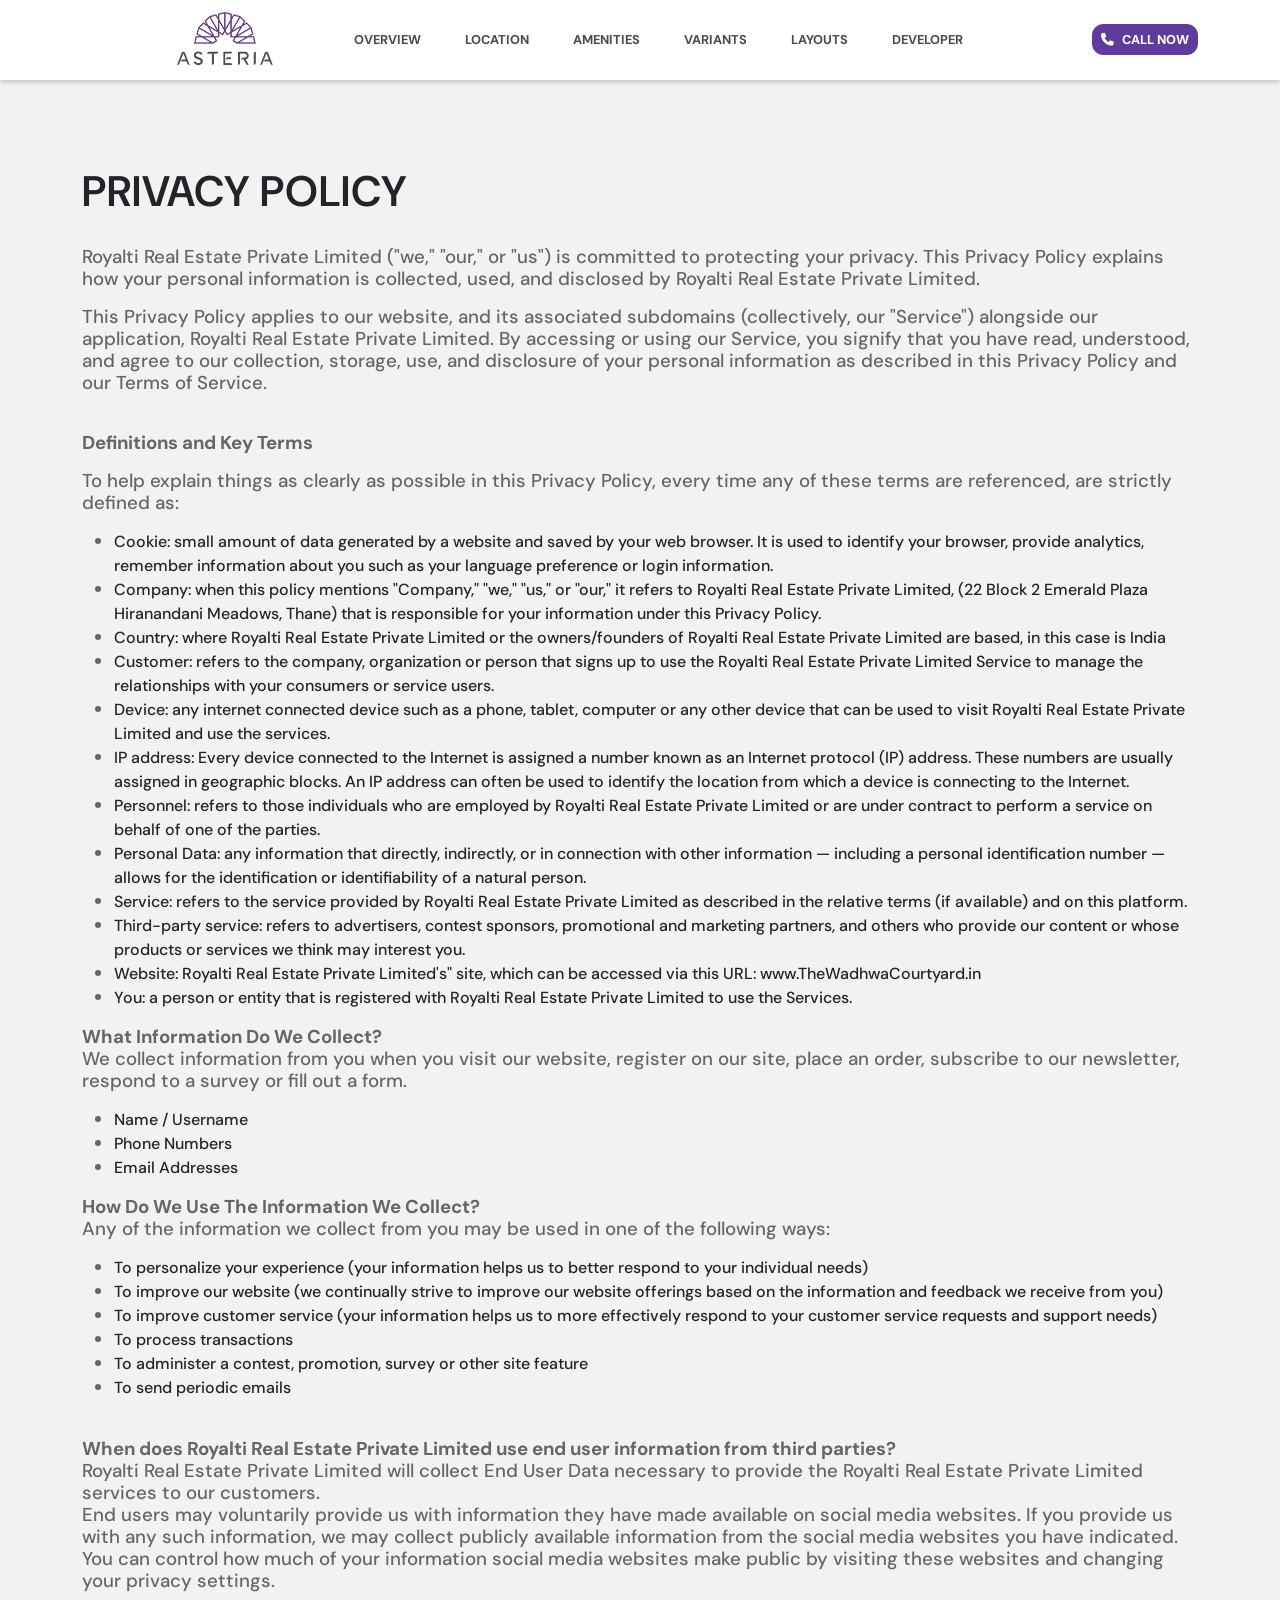
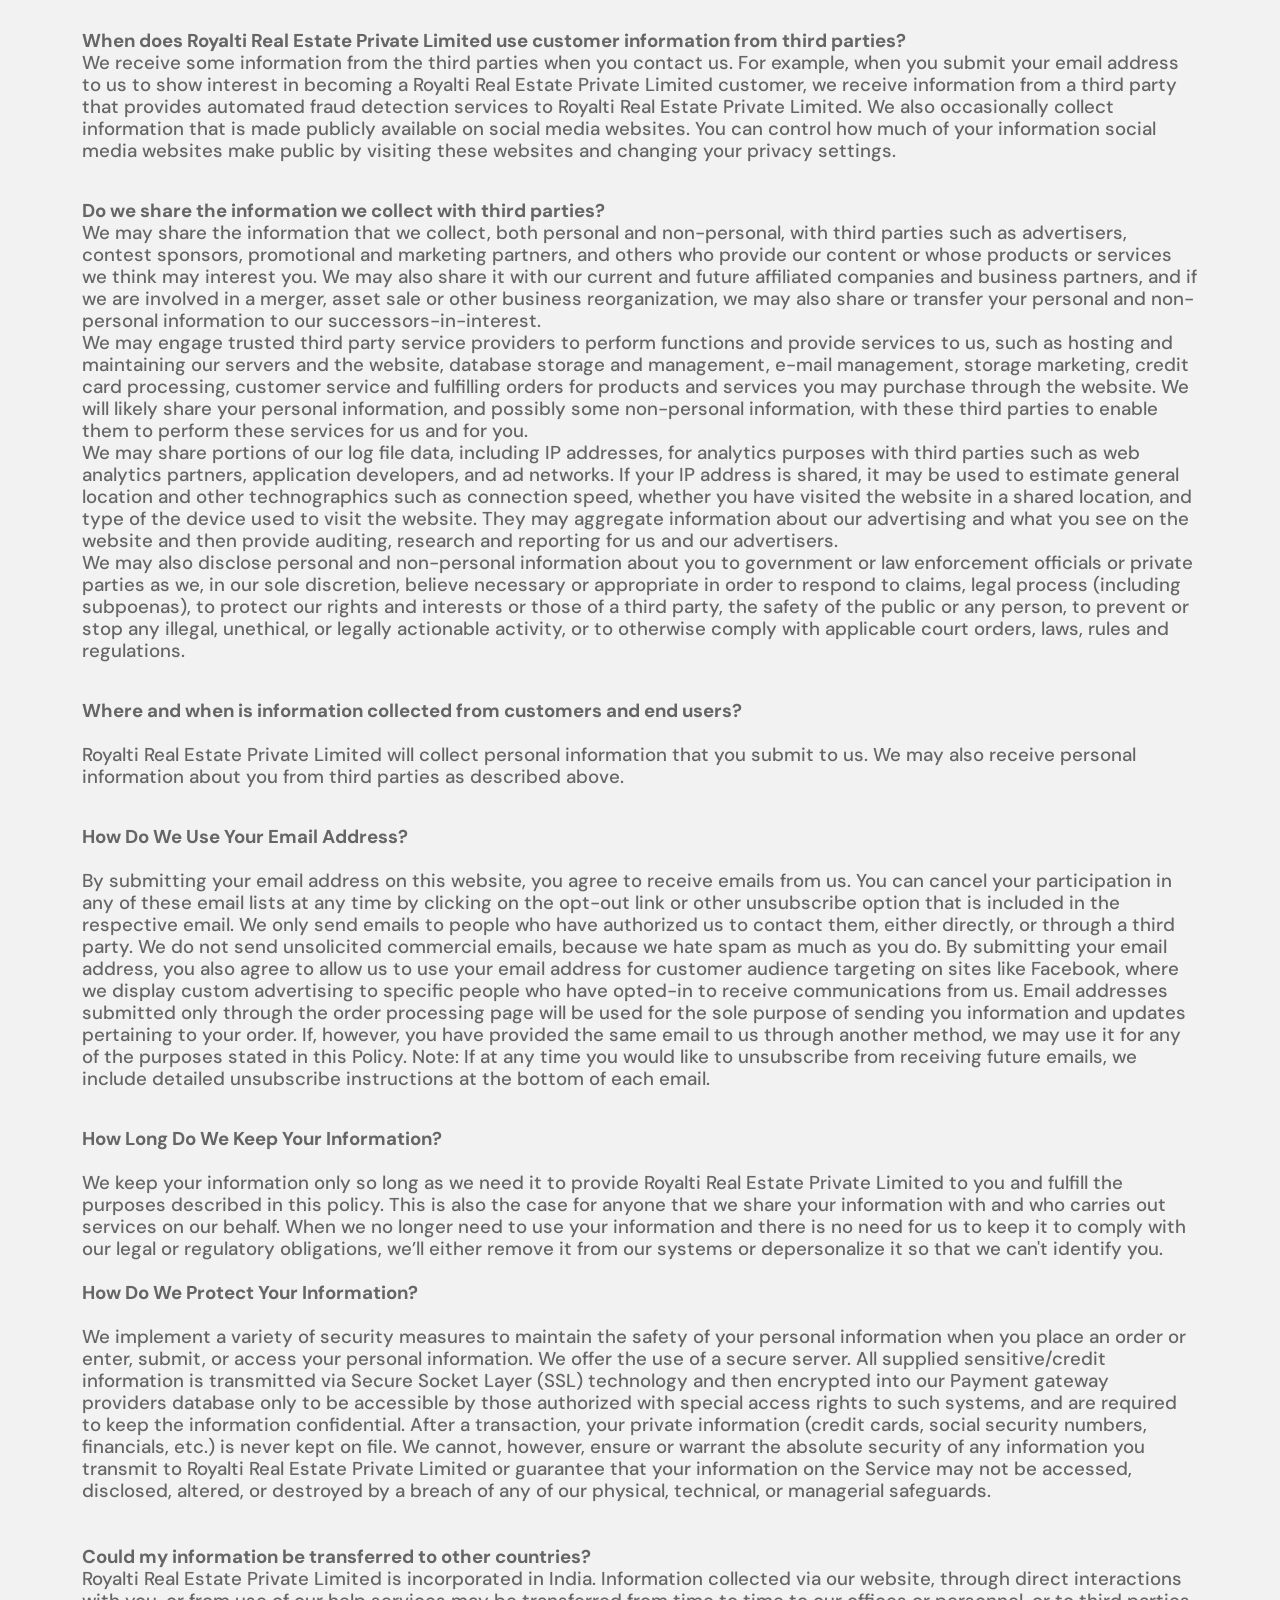
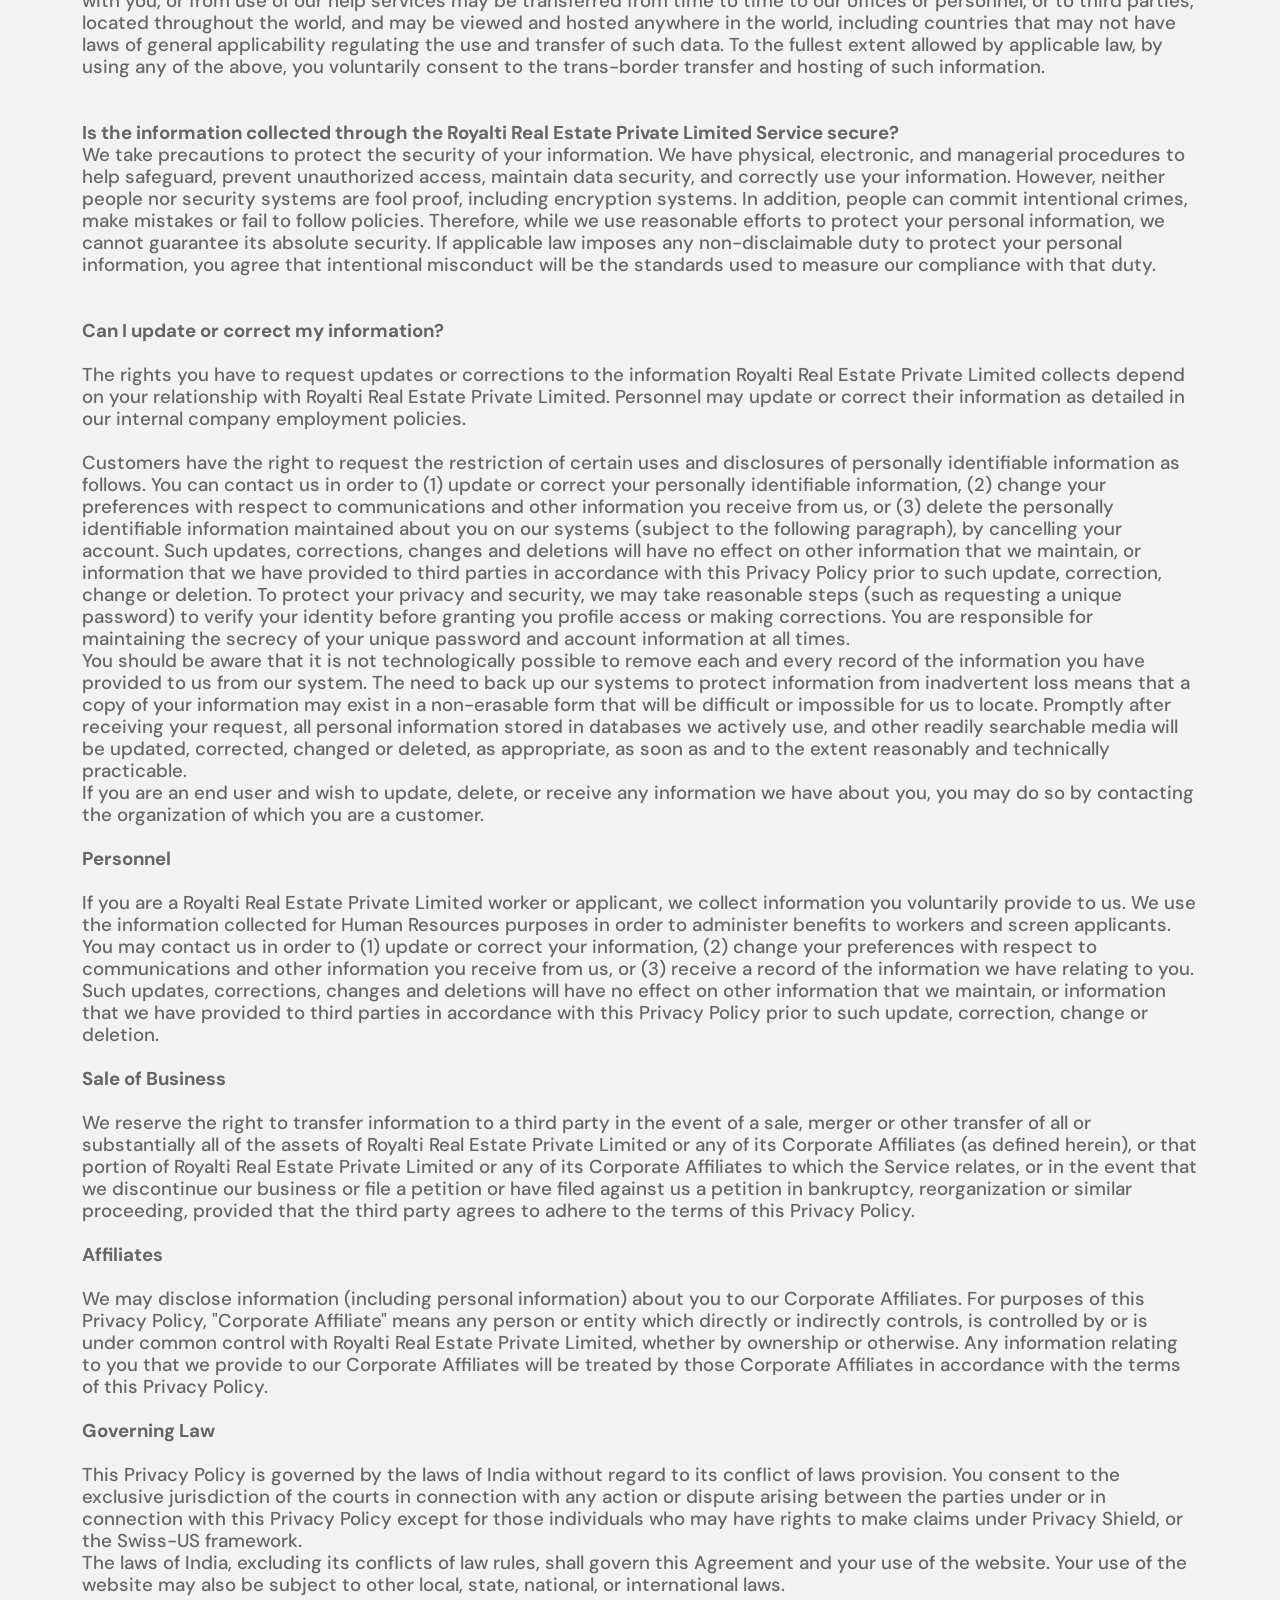
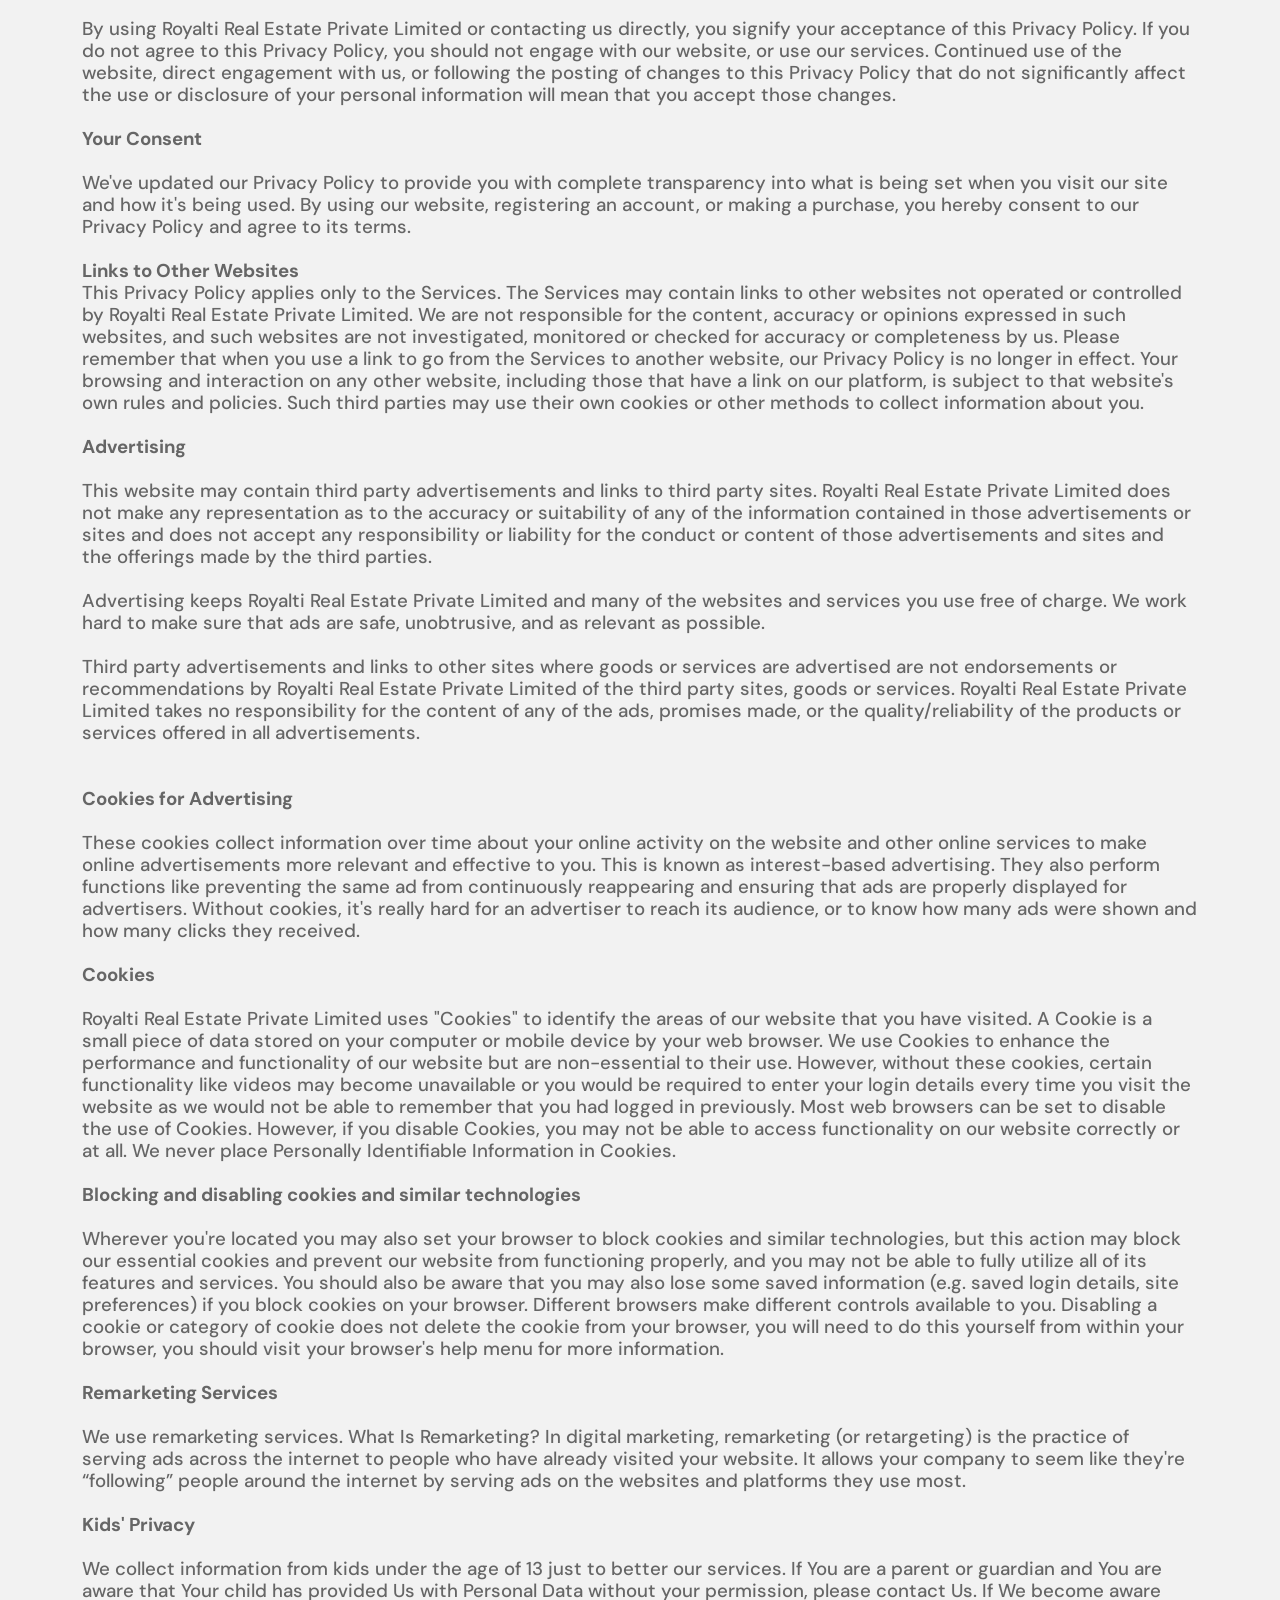
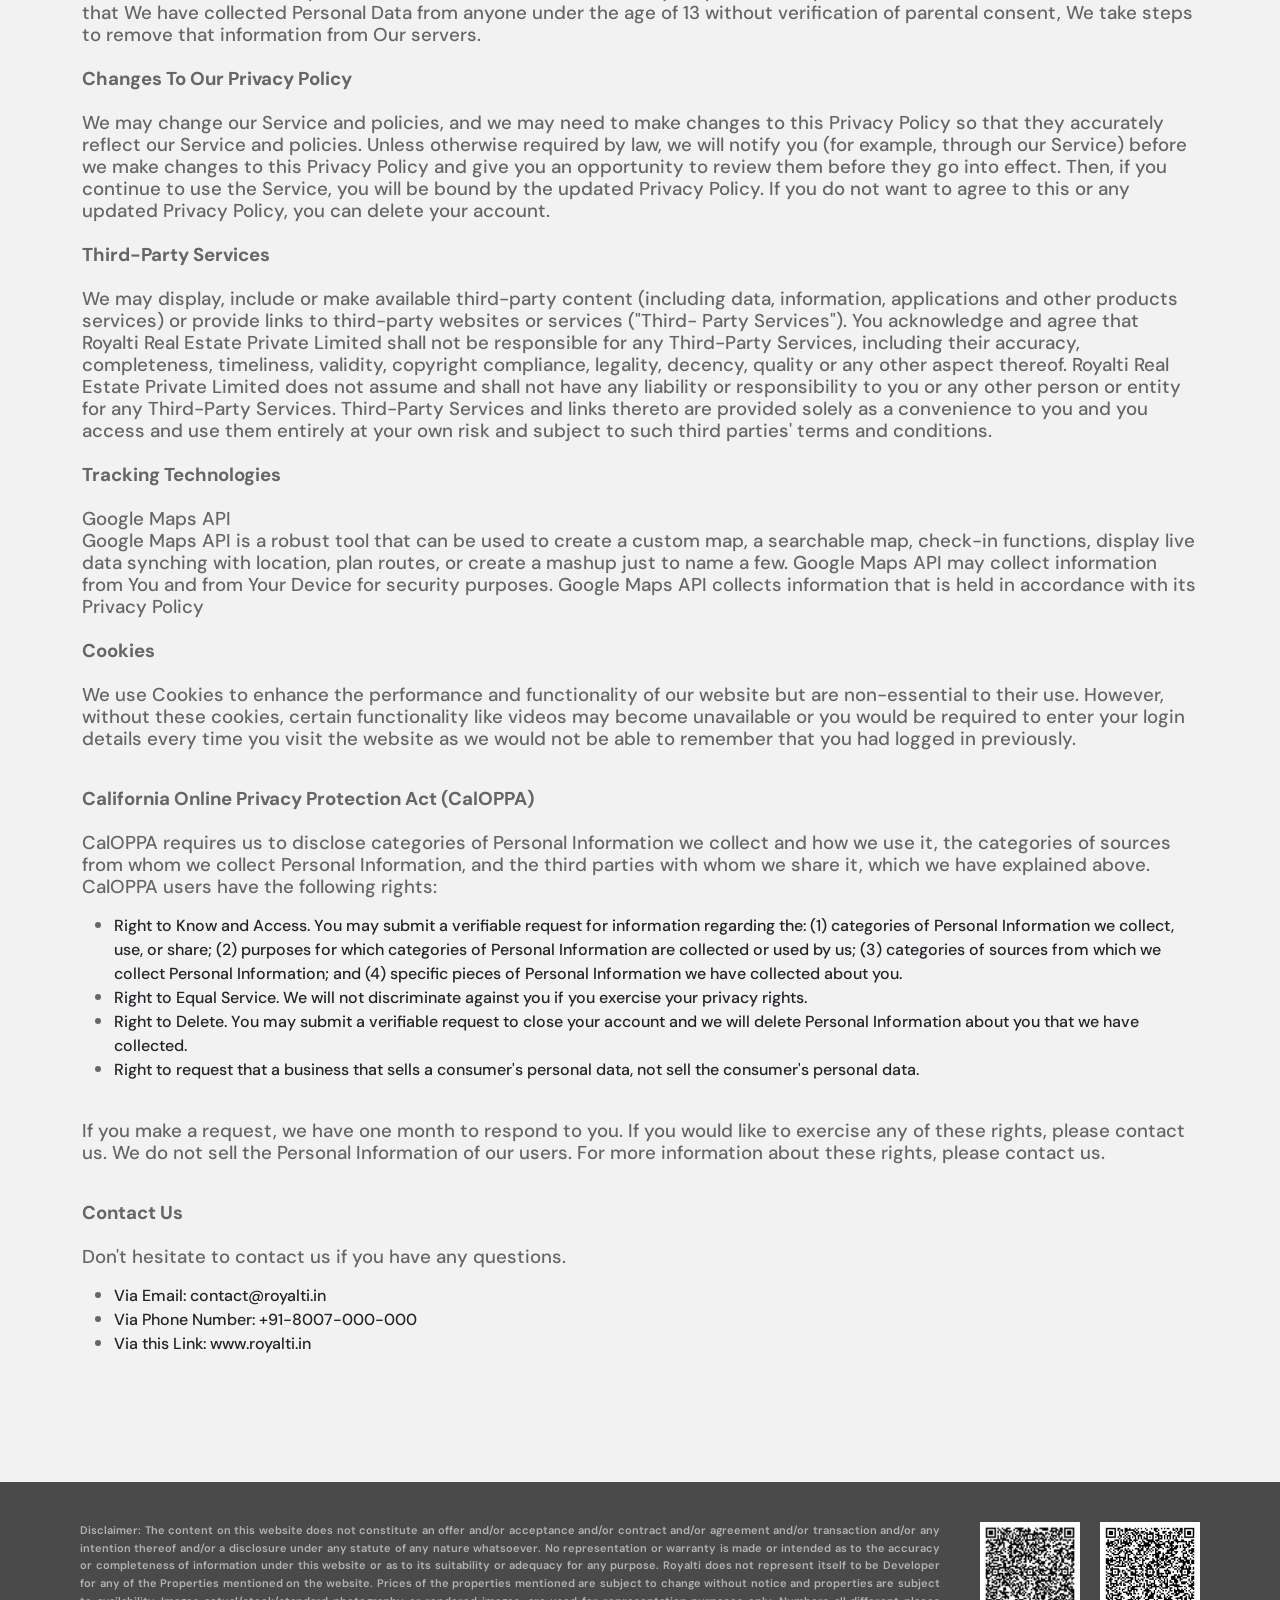
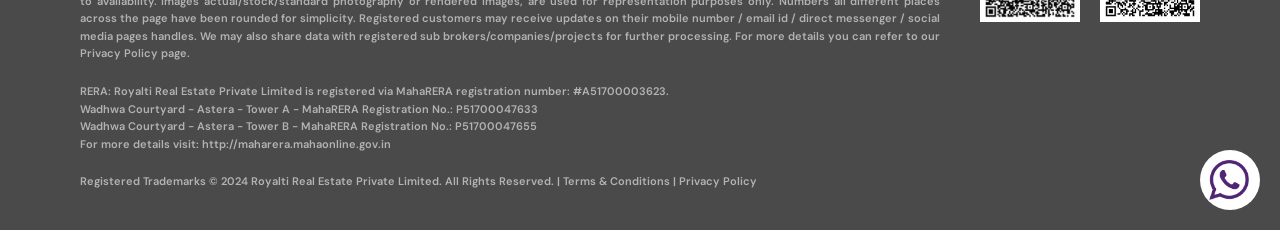
<file: public/Privacy-Policy.html>
<!DOCTYPE html>
<html lang="en">

<head>
    <meta charset="UTF-8">
    <meta name="viewport" content="width=device-width, initial-scale=1.0">
    <title>Asteria</title>
    <link href="https://cdn.jsdelivr.net/npm/bootstrap@5.3.0/dist/css/bootstrap.min.css" rel="stylesheet">
    <link href='https://fonts.googleapis.com/css?family=DM Sans' rel='stylesheet'>
    <link href="https://fonts.googleapis.com/css?family=Roboto+Mono|Roboto+Slab|Roboto:300,400,500,700"
        rel="stylesheet" />
    <script src="https://cdn.jsdelivr.net/npm/bootstrap@5.3.0/dist/js/bootstrap.bundle.min.js" defer></script>
    <link rel="stylesheet" href="./style/nav.css" />
    <link rel="stylesheet" href="https://cdnjs.cloudflare.com/ajax/libs/font-awesome/6.5.1/css/all.min.css">
    <link rel="stylesheet" href="./style/firstSection.css" />
    <link rel="stylesheet" href="./style/registerModal.css" />
    <link rel="stylesheet" href="./style/index.css" />
    <link rel="icon" href="assets/favicon/Asteria Logo.jpg">

    <link rel="stylesheet" href="./style/footer.css" />
    <!-- <script src="./js/index.js" defer></script> -->

    <style>
        .privacyText {
            font-size: 14pt;
            line-height: 22px;
            font-weight: 500;
            color: #666666;
        }

        #privacyPolicy {
            padding-bottom: 80px;
            padding-top: 79px;

        }

        #bullets ul {
            list-style: none !important;

        }

        li::marker {

            font-size: 14pt !important;
            line-height: 22px;
            color: #666666 !important;

        }

        li {
            font-weight: 500;
        }

        .amm {
            margin-bottom: 30px;
        }

        .introbase {
            padding: 0px !important;
            margin-bottom: 30px !important;
            line-height: 48px;
            font-family: 'DM Sans', sans-serif;
            font-size: 32pt !important;
            letter-spacing: 1px;
            font-weight: 600;
        }

        @media only screen and (max-width: 746px) {
            p {
                text-align: justify;
                padding-right: 10px;
                padding-left: 10px;
            }
        }
    </style>

    <style>
        @keyframes fadeInUp {
            0% {
                opacity: 0;
                transform: translateY(80px);
            }

            50% {
                opacity: 0.5;
                transform: translateY(40px);
            }

            to {
                opacity: 1;
                transform: translateY(0);
            }
        }

        /* .fade-in-up {
            opacity: 0;
            transform: translateY(80px);
            transition: all 0.3s ease-out;
        } */

        .fade-in-up.active {
            animation: fadeInUp 0.8s ease-out forwards;
        }
    </style>


</head>

<body style="background-color:#f2f2f2;;">
    <div class="modal fade" id="registerModal" tabindex="-1" aria-labelledby="registerModalLabel" aria-hidden="true">
        <div class="modal-dialog modal-dialog-centered" style="max-width: none;">
            <div class="modal-content" style="margin-top:25px;">
                <div class="modal-header">
                    <div class="popup-header" style="display:flex;">
                        <h3 class="modal-title" id="registerModalLabel">REGISTER NOW</h3>
                        <p class="modal-subtitle">Register here and get detailed access:</p>
                    </div>

                    <button type="button" class="btn-close" data-bs-dismiss="modal" aria-label="Close"></button>

                </div>

                <div class="modal-body">

                    <div class="modal-body-content">

                        <ul>
                            <li>Virtual Tour</li>
                            <li>Amenities Gallery</li>
                            <li>Project Brochure</li>
                            <li>All Layouts</li>
                            <li>Location Aerial 360&deg;</li>
                            <li>All In Pricing</li>
                            <li>Sample Flat Gallery</li>
                            <li>Payment Plans</li>
                        </ul>


                    </div>


                    <form action="/send" method="POST" id="PopupForm" name="PopupForm"
                        onsubmit="return validateForm();">
                        <input type="text" name="Name" class="form-control input-group" placeholder="Name *" required>
                        <input type="email" name="Email" class="form-control input-group" placeholder="Email *"
                            required>
                        <div class="d-flex gap-2">

                            <select name="CountryCode" id="banner-cta-CountryCode"
                                class="CountryCode form-control valid form-select" style="max-width: 120px;">
                                <option value="">Enter Country Code</option>
                                <option value="1">USA (+1)</option>
                                <option value="971">UAE (+971)</option>
                                <option value="91" selected="">IN (+91)</option>
                                <option value="44">UK (+44)</option>
                                <option value="65">Singapore (+65)</option>
                                <option value="966">Saudi Arabia (+966)</option>
                                <option value="965">Kuwait (+965)</option>
                                <option value="973">Bahrain (+973)</option>
                                <option value="968">Oman (+968)</option>
                                <option value="852">Hong Kong (+852)</option>
                                <optgroup label="Other countries">
                                    <option value="213">Algeria (+213)</option>
                                    <option value="376">Andorra (+376)</option>
                                    <option value="244">Angola (+244)</option>
                                    <option value="1264">Anguilla (+1264)</option>
                                    <option value="1268">Antigua &amp; Barbuda (+1268)</option>
                                    <option value="54">Argentina (+54)</option>
                                    <option value="374">Armenia (+374)</option>
                                    <option value="297">Aruba (+297)</option>
                                    <option value="61">Australia (+61)</option>
                                    <option value="43">Austria (+43)</option>
                                    <option value="994">Azerbaijan (+994)</option>
                                    <option value="1242">Bahamas (+1242)</option>
                                    <option value="973">Bahrain (+973)</option>
                                    <option value="880">Bangladesh (+880)</option>
                                    <option value="1246">Barbados (+1246)</option>
                                    <option value="375">Belarus (+375)</option>
                                    <option value="32">Belgium (+32)</option>
                                    <option value="501">Belize (+501)</option>
                                    <option value="229">Benin (+229)</option>
                                    <option value="1441">Bermuda (+1441)</option>
                                    <option value="975">Bhutan (+975)</option>
                                    <option value="591">Bolivia (+591)</option>
                                    <option value="387">Bosnia Herzegovina (+387)</option>
                                    <option value="267">Botswana (+267)</option>
                                    <option value="55">Brazil (+55)</option>
                                    <option value="673">Brunei (+673)</option>
                                    <option value="359">Bulgaria (+359)</option>
                                    <option value="226">Burkina Faso (+226)</option>
                                    <option value="257">Burundi (+257)</option>
                                    <option value="855">Cambodia (+855)</option>
                                    <option value="237">Cameroon (+237)</option>
                                    <option value="1">Canada (+1)</option>
                                    <option value="238">Cape Verde Islands (+238)</option>
                                    <option value="1345">Cayman Islands (+1345)</option>
                                    <option value="236">Central African Republic (+236)</option>
                                    <option value="56">Chile (+56)</option>
                                    <option value="86">China (+86)</option>
                                    <option value="57">Colombia (+57)</option>
                                    <option value="269">Comoros (+269)</option>
                                    <option value="242">Congo (+242)</option>
                                    <option value="682">Cook Islands (+682)</option>
                                    <option value="506">Costa Rica (+506)</option>
                                    <option value="385">Croatia (+385)</option>
                                    <option value="53">Cuba (+53)</option>
                                    <option value="90392">Cyprus North (+90392)</option>
                                    <option value="357">Cyprus South (+357)</option>
                                    <option value="42">Czech Republic (+42)</option>
                                    <option value="45">Denmark (+45)</option>
                                    <option value="253">Djibouti (+253)</option>
                                    <option value="1809">Dominica (+1809)</option>
                                    <option value="1809">Dominican Republic (+1809)</option>
                                    <option value="593">Ecuador (+593)</option>
                                    <option value="20">Egypt (+20)</option>
                                    <option value="503">El Salvador (+503)</option>
                                    <option value="240">Equatorial Guinea (+240)</option>
                                    <option value="291">Eritrea (+291)</option>
                                    <option value="372">Estonia (+372)</option>
                                    <option value="251">Ethiopia (+251)</option>
                                    <option value="500">Falkland Islands (+500)</option>
                                    <option value="298">Faroe Islands (+298)</option>
                                    <option value="679">Fiji (+679)</option>
                                    <option value="358">Finland (+358)</option>
                                    <option value="33">France (+33)</option>
                                    <option value="594">French Guiana (+594)</option>
                                    <option value="689">French Polynesia (+689)</option>
                                    <option value="241">Gabon (+241)</option>
                                    <option value="220">Gambia (+220)</option>
                                    <option value="7880">Georgia (+7880)</option>
                                    <option value="49">Germany (+49)</option>
                                    <option value="233">Ghana (+233)</option>
                                    <option value="350">Gibraltar (+350)</option>
                                    <option value="30">Greece (+30)</option>
                                    <option value="299">Greenland (+299)</option>
                                    <option value="1473">Grenada (+1473)</option>
                                    <option value="590">Guadeloupe (+590)</option>
                                    <option value="671">Guam (+671)</option>
                                    <option value="502">Guatemala (+502)</option>
                                    <option value="224">Guinea (+224)</option>
                                    <option value="245">Guinea - Bissau (+245)</option>
                                    <option value="592">Guyana (+592)</option>
                                    <option value="509">Haiti (+509)</option>
                                    <option value="504">Honduras (+504)</option>
                                    <option value="36">Hungary (+36)</option>
                                    <option value="354">Iceland (+354)</option>
                                    <option value="62">Indonesia (+62)</option>
                                    <option value="98">Iran (+98)</option>
                                    <option value="964">Iraq (+964)</option>
                                    <option value="353">Ireland (+353)</option>
                                    <option value="972">Israel (+972)</option>
                                    <option value="39">Italy (+39)</option>
                                    <option value="1876">Jamaica (+1876)</option>
                                    <option value="81">Japan (+81)</option>
                                    <option value="962">Jordan (+962)</option>
                                    <option value="7">Kazakhstan (+7)</option>
                                    <option value="254">Kenya (+254)</option>
                                    <option value="686">Kiribati (+686)</option>
                                    <option value="850">Korea North (+850)</option>
                                    <option value="82">Korea South (+82)</option>
                                    <option value="965">Kuwait (+965)</option>
                                    <option value="996">Kyrgyzstan (+996)</option>
                                    <option value="856">Laos (+856)</option>
                                    <option value="371">Latvia (+371)</option>
                                    <option value="961">Lebanon (+961)</option>
                                    <option value="266">Lesotho (+266)</option>
                                    <option value="231">Liberia (+231)</option>
                                    <option value="218">Libya (+218)</option>
                                    <option value="417">Liechtenstein (+417)</option>
                                    <option value="370">Lithuania (+370)</option>
                                    <option value="352">Luxembourg (+352)</option>
                                    <option value="853">Macao (+853)</option>
                                    <option value="389">Macedonia (+389)</option>
                                    <option value="261">Madagascar (+261)</option>
                                    <option value="265">Malawi (+265)</option>
                                    <option value="60">Malaysia (+60)</option>
                                    <option value="960">Maldives (+960)</option>
                                    <option value="223">Mali (+223)</option>
                                    <option value="356">Malta (+356)</option>
                                    <option value="692">Marshall Islands (+692)</option>
                                    <option value="596">Martinique (+596)</option>
                                    <option value="222">Mauritania (+222)</option>
                                    <option value="269">Mayotte (+269)</option>
                                    <option value="52">Mexico (+52)</option>
                                    <option value="691">Micronesia (+691)</option>
                                    <option value="373">Moldova (+373)</option>
                                    <option value="377">Monaco (+377)</option>
                                    <option value="976">Mongolia (+976)</option>
                                    <option value="1664">Montserrat (+1664)</option>
                                    <option value="212">Morocco (+212)</option>
                                    <option value="258">Mozambique (+258)</option>
                                    <option value="95">Myanmar (+95)</option>
                                    <option value="264">Namibia (+264)</option>
                                    <option value="674">Nauru (+674)</option>
                                    <option value="977">Nepal (+977)</option>
                                    <option value="31">Netherlands (+31)</option>
                                    <option value="687">New Caledonia (+687)</option>
                                    <option value="64">New Zealand (+64)</option>
                                    <option value="505">Nicaragua (+505)</option>
                                    <option value="227">Niger (+227)</option>
                                    <option value="234">Nigeria (+234)</option>
                                    <option value="683">Niue (+683)</option>
                                    <option value="672">Norfolk Islands (+672)</option>
                                    <option value="670">Northern Marianas (+670)</option>
                                    <option value="47">Norway (+47)</option>
                                    <option value="968">Oman (+968)</option>
                                    <option value="680">Palau (+680)</option>
                                    <option value="507">Panama (+507)</option>
                                    <option value="675">Papua New Guinea (+675)</option>
                                    <option value="595">Paraguay (+595)</option>
                                    <option value="51">Peru (+51)</option>
                                    <option value="63">Philippines (+63)</option>
                                    <option value="48">Poland (+48)</option>
                                    <option value="351">Portugal (+351)</option>
                                    <option value="1787">Puerto Rico (+1787)</option>
                                    <option value="974">Qatar (+974)</option>
                                    <option value="262">Reunion (+262)</option>
                                    <option value="40">Romania (+40)</option>
                                    <option value="7">Russia (+7)</option>
                                    <option value="250">Rwanda (+250)</option>
                                    <option value="378">San Marino (+378)</option>
                                    <option value="239">Sao Tome &amp; Principe (+239)</option>
                                    <option value="966">Saudi Arabia (+966)</option>
                                    <option value="221">Senegal (+221)</option>
                                    <option value="381">Serbia (+381)</option>
                                    <option value="248">Seychelles (+248)</option>
                                    <option value="232">Sierra Leone (+232)</option>
                                    <option value="421">Slovak Republic (+421)</option>
                                    <option value="386">Slovenia (+386)</option>
                                    <option value="677">Solomon Islands (+677)</option>
                                    <option value="252">Somalia (+252)</option>
                                    <option value="27">South Africa (+27)</option>
                                    <option value="34">Spain (+34)</option>
                                    <option value="94">Sri Lanka (+94)</option>
                                    <option value="290">St. Helena (+290)</option>
                                    <option value="1869">St. Kitts (+1869)</option>
                                    <option value="1758">St. Lucia (+1758)</option>
                                    <option value="249">Sudan (+249)</option>
                                    <option value="597">Suriname (+597)</option>
                                    <option value="268">Swaziland (+268)</option>
                                    <option value="46">Sweden (+46)</option>
                                    <option value="41">Switzerland (+41)</option>
                                    <option value="963">Syria (+963)</option>
                                    <option value="886">Taiwan (+886)</option>
                                    <option value="7">Tajikstan (+7)</option>
                                    <option value="66">Thailand (+66)</option>
                                    <option value="228">Togo (+228)</option>
                                    <option value="676">Tonga (+676)</option>
                                    <option value="1868">Trinidad &amp; Tobago (+1868)</option>
                                    <option value="216">Tunisia (+216)</option>
                                    <option value="90">Turkey (+90)</option>
                                    <option value="7">Turkmenistan (+7)</option>
                                    <option value="993">Turkmenistan (+993)</option>
                                    <option value="1649">Turks &amp; Caicos Islands (+1649)</option>
                                    <option value="688">Tuvalu (+688)</option>
                                    <option value="256">Uganda (+256)</option>
                                    <option value="598">Uruguay (+598)</option>
                                    <option value="7">Uzbekistan (+7)</option>
                                    <option value="678">Vanuatu (+678)</option>
                                    <option value="379">Vatican City (+379)</option>
                                    <option value="58">Venezuela (+58)</option>
                                    <option value="84">Vietnam (+84)</option>
                                    <option value="84">Virgin Islands - British (+1284)</option>
                                    <option value="84">Virgin Islands - US (+1340)</option>
                                    <option value="681">Wallis &amp; Futuna (+681)</option>
                                    <option value="969">Yemen (North)(+969)</option>
                                    <option value="967">Yemen (South)(+967)</option>
                                    <option value="260">Zambia (+260)</option>
                                    <option value="263">Zimbabwe (+263)</option>
                                </optgroup>
                            </select>
                            <input type="text" name="Mobile" class="form-control input-group" placeholder="Mobile *"
                                required>
                            <input type="hidden" name="utm_source" id="utm_source">
                            <input type="hidden" name="utm_medium" id="utm_medium">
                            <input type="hidden" name="utm_campaign" id="utm_campaign">
                            <input type="hidden" name="utm_term" id="utm_term">
                            <input type="hidden" name="active_url" id="active_url">


                        </div>

                        <div class="vsmall input-checkbox" style="display: flex
                            ;
                                flex-direction: row;
                                align-items: baseline; padding-left: 5%;">
                            <input type="checkbox" name="agree" checked="" required>
                            <p>I agree to receive updates on Call, WhatsApp &amp; Email.</p>
                        </div>
                </div>
                <div class="modal-footer">
                    <button id="submit-access" type="submit" class="btn btn-primary">GET FULL ACCESS</button>
                </div>

                </form>

            </div>
        </div>
    </div>


    <header>
        <nav class="custom-navbar" style="background: #ffffff;">
            <a class="custom-navbar-brand" href="#">
                <img src="./assets/logo.png" alt="Logo">
            </a>

            <button class="custom-menu-toggle" id="customMenuToggle">
                <div></div>
                <div></div>
                <div></div>
            </button>


            <ul class="custom-navbar-links mx-auto" id="customNavbarLinks" style="font-size: 1vw;">
                <li><a style="font-weight:600 ;" href="/#overview">OVERVIEW</a></li>
                <li><a style="font-weight:600 ;" href="/#location">LOCATION</a></li>
                <li><a style="font-weight:600 ;" href="/#amenities">AMENITIES</a></li>
                <li><a style="font-weight:600 ;" href="/#variants">VARIANTS</a></li>
                <li><a style="font-weight:600 ;" href="/#layouts">LAYOUTS</a></li>
                <li><a style="font-weight:600 ;" href="/#int1">DEVELOPER</a></li>


            </ul>


            <div id="nav-call-btn" data-animation="fadeInUp" class="para-logo call-now-cnt register-hover"
                data-bs-toggle="modal" data-bs-target="#registerModal" style="position: relative;
    right: 5%;">
                <i class="fa-sharp fa-solid fa-phone" style="display:block; ">
                    <span style="    padding-bottom: 6px;
    margin-left: 8px;"></i>CALL NOW</span>


            </div>



        </nav>
    </header>


    <section id="privacyPolicy" style="background-color:#f2f2f2;;">
        <div class="container fade-in-up">
            <div class="col-lg-12 col-xs-12 aboutcontent">
                <div class="amm" style="margin-top:8%;">
                    <span class=" introbase fade-in-up">PRIVACY POLICY</span>
                </div>
                <p class="privacyText fade-in-up">Royalti Real Estate Private Limited ("we," "our," or "us") is
                    committed to
                    protecting your privacy. This Privacy Policy explains how your personal information is collected,
                    used, and disclosed by Royalti Real Estate Private Limited.</p>
                <p class="privacyText fade-in-up">This Privacy Policy applies to our website, and its associated
                    subdomains
                    (collectively, our "Service") alongside our application, Royalti Real Estate Private Limited. By
                    accessing or using our Service, you signify that you have read, understood, and agree to our
                    collection, storage, use, and disclosure of your personal information as described in this Privacy
                    Policy and our Terms of Service.</p>
                <p class="privacyText fade-in-up">
                    <br>
                    <b>Definitions and Key Terms</b>
                <p class="privacyText fade-in-up">To help explain things as clearly as possible in this Privacy Policy,
                    every time
                    any of these terms are referenced, are strictly defined as:</p>
                </p>
                <ul id="bullets">
                    <li>Cookie: small amount of data generated by a website and saved by your web browser. It is used to
                        identify your browser, provide analytics, remember information about you such as your language
                        preference or login information.</li>
                    <li>Company: when this policy mentions "Company," "we," "us," or "our," it refers to Royalti Real
                        Estate Private Limited, (22 Block 2 Emerald Plaza Hiranandani Meadows, Thane) that is
                        responsible for your information under this Privacy Policy.</li>
                    <li>Country: where Royalti Real Estate Private Limited or the owners/founders of Royalti Real Estate
                        Private Limited are based, in this case is India</li>
                    <li>Customer: refers to the company, organization or person that signs up to use the Royalti Real
                        Estate Private Limited Service to manage the relationships with your consumers or service users.
                    </li>
                    <li>Device: any internet connected device such as a phone, tablet, computer or any other device that
                        can be used to visit Royalti Real Estate Private Limited and use the services.</li>
                    <li>IP address: Every device connected to the Internet is assigned a number known as an Internet
                        protocol (IP) address. These numbers are usually assigned in geographic blocks. An IP address
                        can often be used to identify the location from which a device is connecting to the Internet.
                    </li>
                    <li>Personnel: refers to those individuals who are employed by Royalti Real Estate Private Limited
                        or are under contract to perform a service on behalf of one of the parties.</li>
                    <li>Personal Data: any information that directly, indirectly, or in connection with other
                        information — including a personal identification number — allows for the identification or
                        identifiability of a natural person.</li>
                    <li>Service: refers to the service provided by Royalti Real Estate Private Limited as described in
                        the relative terms (if available) and on this platform.</li>
                    <li>Third-party service: refers to advertisers, contest sponsors, promotional and marketing
                        partners, and others who provide our content or whose products or services we think may interest
                        you.</li>
                    <li>Website: Royalti Real Estate Private Limited's" site, which can be accessed via this URL:
                        www.TheWadhwaCourtyard.in</li>
                    <li>You: a person or entity that is registered with Royalti Real Estate Private Limited to use the
                        Services.</li>
                </ul>
                <p class="privacyText fade-in-up">
                    <b>What Information Do We Collect?</b><br>
                    We collect information from you when you visit our website, register on our site, place an order,
                    subscribe to our newsletter, respond to a survey or fill out a form.
                    <br>
                <ul>
                    <li>Name / Username</li>
                    <li>Phone Numbers</li>
                    <li>Email Addresses</li>
                </ul>
                </p>
                <p class="privacyText fade-in-up">
                    <b>How Do We Use The Information We Collect?</b><br>
                    Any of the information we collect from you may be used in one of the following ways:
                    <br>
                <ul>
                    <li>To personalize your experience (your information helps us to better respond to your individual
                        needs)</li>
                    <li>To improve our website (we continually strive to improve our website offerings based on the
                        information and feedback we receive from you)</li>
                    <li>To improve customer service (your information helps us to more effectively respond to your
                        customer service requests and support needs)</li>
                    <li>To process transactions</li>
                    <li>To administer a contest, promotion, survey or other site feature</li>
                    <li>To send periodic emails</li>
                </ul>
                </p>
                <p class="privacyText fade-in-up"><br>
                    <b>When does Royalti Real Estate Private Limited use end user information from third
                        parties?</b><br>
                    Royalti Real Estate Private Limited will collect End User Data necessary to provide the Royalti Real
                    Estate Private Limited services to our customers.
                    <br>
                    End users may voluntarily provide us with information they have made available on social media
                    websites. If you provide us with any such information, we may collect publicly available information
                    from the social media websites you have indicated. You can control how much of your information
                    social media websites make public by visiting these websites and changing your privacy settings.
                </p>
                <p class="privacyText fade-in-up"><br>
                    <b>When does Royalti Real Estate Private Limited use customer information from third
                        parties?</b><br>
                    We receive some information from the third parties when you contact us. For example, when you submit
                    your email address to us to show interest in becoming a Royalti Real Estate Private Limited
                    customer, we receive information from a third party that provides automated fraud detection services
                    to Royalti Real Estate Private Limited. We also occasionally collect information that is made
                    publicly available on social media websites. You can control how much of your information social
                    media websites make public by visiting these websites and changing your privacy settings.
                </p>
                <p class="privacyText fade-in-up"><br>
                    <b>Do we share the information we collect with third parties?</b><br>
                    We may share the information that we collect, both personal and non-personal, with third parties
                    such as advertisers, contest sponsors, promotional and marketing partners, and others who provide
                    our content or whose products or services we think may interest you. We may also share it with our
                    current and future affiliated companies and business partners, and if we are involved in a merger,
                    asset sale or other business reorganization, we may also share or transfer your personal and
                    non-personal information to our successors-in-interest.
                    <br>
                    We may engage trusted third party service providers to perform functions and provide services to us,
                    such as hosting and maintaining our servers and the website, database storage and management, e-mail
                    management, storage marketing, credit card processing, customer service and fulfilling orders for
                    products and services you may purchase through the website. We will likely share your personal
                    information, and possibly some non-personal information, with these third parties to enable them to
                    perform these services for us and for you.
                    <br>
                    We may share portions of our log file data, including IP addresses, for analytics purposes with
                    third parties such as web analytics partners, application developers, and ad networks. If your IP
                    address is shared, it may be used to estimate general location and other technographics such as
                    connection speed, whether you have visited the website in a shared location, and type of the device
                    used to visit the website. They may aggregate information about our advertising and what you see on
                    the website and then provide auditing, research and reporting for us and our advertisers.
                    <br>
                    We may also disclose personal and non-personal information about you to government or law
                    enforcement officials or private parties as we, in our sole discretion, believe necessary or
                    appropriate in order to respond to claims, legal process (including subpoenas), to protect our
                    rights and interests or those of a third party, the safety of the public or any person, to prevent
                    or stop any illegal, unethical, or legally actionable activity, or to otherwise comply with
                    applicable court orders, laws, rules and regulations.
                </p>
                <p class="privacyText fade-in-up"><br>
                    <b>Where and when is information collected from customers and end users?</b><br><br>
                    Royalti Real Estate Private Limited will collect personal information that you submit to us. We may
                    also receive personal information about you from third parties as described above.
                </p>
                <p class="privacyText fade-in-up"><br>
                    <b>How Do We Use Your Email Address?</b><br><br>
                    By submitting your email address on this website, you agree to receive emails from us. You can
                    cancel your participation in any of these email lists at any time by clicking on the opt-out link or
                    other unsubscribe option that is included in the respective email. We only send emails to people who
                    have authorized us to contact them, either directly, or through a third party. We do not send
                    unsolicited commercial emails, because we hate spam as much as you do. By submitting your email
                    address, you also agree to allow us to use your email address for customer audience targeting on
                    sites like Facebook, where we display custom advertising to specific people who have opted-in to
                    receive communications from us. Email addresses submitted only through the order processing page
                    will be used for the sole purpose of sending you information and updates pertaining to your order.
                    If, however, you have provided the same email to us through another method, we may use it for any of
                    the purposes stated in this Policy. Note: If at any time you would like to unsubscribe from
                    receiving future emails, we include detailed unsubscribe instructions at the bottom of each email.
                </p>
                <p class="privacyText fade-in-up"><br>
                    <b>How Long Do We Keep Your Information?</b><br><br>
                    We keep your information only so long as we need it to provide Royalti Real Estate Private Limited
                    to you and fulfill the purposes described in this policy. This is also the case for anyone that we
                    share your information with and who carries out services on our behalf. When we no longer need to
                    use your information and there is no need for us to keep it to comply with our legal or regulatory
                    obligations, we’ll either remove it from our systems or depersonalize it so that we can't identify
                    you.
                    <br>
                    <br>
                    <b>How Do We Protect Your Information?</b><br><br>
                    We implement a variety of security measures to maintain the safety of your personal information when
                    you place an order or enter, submit, or access your personal information. We offer the use of a
                    secure server. All supplied sensitive/credit information is transmitted via Secure Socket Layer
                    (SSL) technology and then encrypted into our Payment gateway providers database only to be
                    accessible by those authorized with special access rights to such systems, and are required to keep
                    the information confidential. After a transaction, your private information (credit cards, social
                    security numbers, financials, etc.) is never kept on file. We cannot, however, ensure or warrant the
                    absolute security of any information you transmit to Royalti Real Estate Private Limited or
                    guarantee that your information on the Service may not be accessed, disclosed, altered, or destroyed
                    by a breach of any of our physical, technical, or managerial safeguards.
                    <br><br><br>
                    <b>Could my information be transferred to other countries?</b><br>
                    Royalti Real Estate Private Limited is incorporated in India. Information collected via our website,
                    through direct interactions with you, or from use of our help services may be transferred from time
                    to time to our offices or personnel, or to third parties, located throughout the world, and may be
                    viewed and hosted anywhere in the world, including countries that may not have laws of general
                    applicability regulating the use and transfer of such data. To the fullest extent allowed by
                    applicable law, by using any of the above, you voluntarily consent to the trans-border transfer and
                    hosting of such information.
                    <br><br><br>
                    <b>Is the information collected through the Royalti Real Estate Private Limited Service
                        secure?</b><br>
                    We take precautions to protect the security of your information. We have physical, electronic, and
                    managerial procedures to help safeguard, prevent unauthorized access, maintain data security, and
                    correctly use your information. However, neither people nor security systems are fool proof,
                    including encryption systems. In addition, people can commit intentional crimes, make mistakes or
                    fail to follow policies. Therefore, while we use reasonable efforts to protect your personal
                    information, we cannot guarantee its absolute security. If applicable law imposes any
                    non-disclaimable duty to protect your personal information, you agree that intentional misconduct
                    will be the standards used to measure our compliance with that duty.
                    <br><br><br>
                    <b>Can I update or correct my information?</b><br><br>
                    The rights you have to request updates or corrections to the information Royalti Real Estate Private
                    Limited collects depend on your relationship with Royalti Real Estate Private Limited. Personnel may
                    update or correct their information as detailed in our internal company employment policies.
                    <br><br>
                    Customers have the right to request the restriction of certain uses and disclosures of personally
                    identifiable information as follows. You can contact us in order to (1) update or correct your
                    personally identifiable information, (2) change your preferences with respect to communications and
                    other information you receive from us, or (3) delete the personally identifiable information
                    maintained about you on our systems (subject to the following paragraph), by cancelling your
                    account. Such updates, corrections, changes and deletions will have no effect on other information
                    that we maintain, or information that we have provided to third parties in accordance with this
                    Privacy Policy prior to such update, correction, change or deletion. To protect your privacy and
                    security, we may take reasonable steps (such as requesting a unique password) to verify your
                    identity before granting you profile access or making corrections. You are responsible for
                    maintaining the secrecy of your unique password and account information at all times.
                    <br>
                    You should be aware that it is not technologically possible to remove each and every record of the
                    information you have provided to us from our system. The need to back up our systems to protect
                    information from inadvertent loss means that a copy of your information may exist in a non-erasable
                    form that will be difficult or impossible for us to locate. Promptly after receiving your request,
                    all personal information stored in databases we actively use, and other readily searchable media
                    will be updated, corrected, changed or deleted, as appropriate, as soon as and to the extent
                    reasonably and technically practicable.
                    <br>
                    If you are an end user and wish to update, delete, or receive any information we have about you, you
                    may do so by contacting the organization of which you are a customer.
                    <br><br>
                    <b>Personnel</b><br><br>
                    If you are a Royalti Real Estate Private Limited worker or applicant, we collect information you
                    voluntarily provide to us. We use the information collected for Human Resources purposes in order to
                    administer benefits to workers and screen applicants.
                    <br>
                    You may contact us in order to (1) update or correct your information, (2) change your preferences
                    with respect to communications and other information you receive from us, or (3) receive a record of
                    the information we have relating to you. Such updates, corrections, changes and deletions will have
                    no effect on other information that we maintain, or information that we have provided to third
                    parties in accordance with this Privacy Policy prior to such update, correction, change or deletion.
                    <br><br>
                    <b>Sale of Business</b><br><br>
                    We reserve the right to transfer information to a third party in the event of a sale, merger or
                    other transfer of all or substantially all of the assets of Royalti Real Estate Private Limited or
                    any of its Corporate Affiliates (as defined herein), or that portion of Royalti Real Estate Private
                    Limited or any of its Corporate Affiliates to which the Service relates, or in the event that we
                    discontinue our business or file a petition or have filed against us a petition in bankruptcy,
                    reorganization or similar proceeding, provided that the third party agrees to adhere to the terms of
                    this Privacy Policy.
                    <br><br>
                    <b>Affiliates</b><br><br>
                    We may disclose information (including personal information) about you to our Corporate Affiliates.
                    For purposes of this Privacy Policy, "Corporate Affiliate" means any person or entity which directly
                    or indirectly controls, is controlled by or is under common control with Royalti Real Estate Private
                    Limited, whether by ownership or otherwise. Any information relating to you that we provide to our
                    Corporate Affiliates will be treated by those Corporate Affiliates in accordance with the terms of
                    this Privacy Policy.
                    <br><br>
                    <b>Governing Law</b><br><br>
                    This Privacy Policy is governed by the laws of India without regard to its conflict of laws
                    provision. You consent to the exclusive jurisdiction of the courts in connection with any action or
                    dispute arising between the parties under or in connection with this Privacy Policy except for those
                    individuals who may have rights to make claims under Privacy Shield, or the Swiss-US framework.
                    <br>
                    The laws of India, excluding its conflicts of law rules, shall govern this Agreement and your use of
                    the website. Your use of the website may also be subject to other local, state, national, or
                    international laws.
                    <br><br>
                    By using Royalti Real Estate Private Limited or contacting us directly, you signify your acceptance
                    of this Privacy Policy. If you do not agree to this Privacy Policy, you should not engage with our
                    website, or use our services. Continued use of the website, direct engagement with us, or following
                    the posting of changes to this Privacy Policy that do not significantly affect the use or disclosure
                    of your personal information will mean that you accept those changes.
                    <br><br>
                    <b>Your Consent</b><br><br>
                    We've updated our Privacy Policy to provide you with complete transparency into what is being set
                    when you visit our site and how it's being used. By using our website, registering an account, or
                    making a purchase, you hereby consent to our Privacy Policy and agree to its terms.
                    <br><br>
                    <b>Links to Other Websites</b><br>
                    This Privacy Policy applies only to the Services. The Services may contain links to other websites
                    not operated or controlled by Royalti Real Estate Private Limited. We are not responsible for the
                    content, accuracy or opinions expressed in such websites, and such websites are not investigated,
                    monitored or checked for accuracy or completeness by us. Please remember that when you use a link to
                    go from the Services to another website, our Privacy Policy is no longer in effect. Your browsing
                    and interaction on any other website, including those that have a link on our platform, is subject
                    to that website's own rules and policies. Such third parties may use their own cookies or other
                    methods to collect information about you.
                    <br><br>
                    <b>Advertising</b><br><br>
                    This website may contain third party advertisements and links to third party sites. Royalti Real
                    Estate Private Limited does not make any representation as to the accuracy or suitability of any of
                    the information contained in those advertisements or sites and does not accept any responsibility or
                    liability for the conduct or content of those advertisements and sites and the offerings made by the
                    third parties.
                    <br><br>
                    Advertising keeps Royalti Real Estate Private Limited and many of the websites and services you use
                    free of charge. We work hard to make sure that ads are safe, unobtrusive, and as relevant as
                    possible.
                    <br><br>
                    Third party advertisements and links to other sites where goods or services are advertised are not
                    endorsements or recommendations by Royalti Real Estate Private Limited of the third party sites,
                    goods or services. Royalti Real Estate Private Limited takes no responsibility for the content of
                    any of the ads, promises made, or the quality/reliability of the products or services offered in all
                    advertisements.
                    <br><br><br>
                    <b>Cookies for Advertising</b><br><br>
                    These cookies collect information over time about your online activity on the website and other
                    online services to make online advertisements more relevant and effective to you. This is known as
                    interest-based advertising. They also perform functions like preventing the same ad from
                    continuously reappearing and ensuring that ads are properly displayed for advertisers. Without
                    cookies, it's really hard for an advertiser to reach its audience, or to know how many ads were
                    shown and how many clicks they received.
                    <br><br>
                    <b>Cookies</b><br><br>
                    Royalti Real Estate Private Limited uses "Cookies" to identify the areas of our website that you
                    have visited. A Cookie is a small piece of data stored on your computer or mobile device by your web
                    browser. We use Cookies to enhance the performance and functionality of our website but are
                    non-essential to their use. However, without these cookies, certain functionality like videos may
                    become unavailable or you would be required to enter your login details every time you visit the
                    website as we would not be able to remember that you had logged in previously. Most web browsers can
                    be set to disable the use of Cookies. However, if you disable Cookies, you may not be able to access
                    functionality on our website correctly or at all. We never place Personally Identifiable Information
                    in Cookies.
                    <br><br>
                    <b>Blocking and disabling cookies and similar technologies</b><br><br>
                    Wherever you're located you may also set your browser to block cookies and similar technologies, but
                    this action may block our essential cookies and prevent our website from functioning properly, and
                    you may not be able to fully utilize all of its features and services. You should also be aware that
                    you may also lose some saved information (e.g. saved login details, site preferences) if you block
                    cookies on your browser. Different browsers make different controls available to you. Disabling a
                    cookie or category of cookie does not delete the cookie from your browser, you will need to do this
                    yourself from within your browser, you should visit your browser's help menu for more information.
                    <br><br>
                    <b>Remarketing Services</b><br><br>
                    We use remarketing services. What Is Remarketing? In digital marketing, remarketing (or retargeting)
                    is the practice of serving ads across the internet to people who have already visited your website.
                    It allows your company to seem like they're “following” people around the internet by serving ads on
                    the websites and platforms they use most.
                    <br><br>
                    <b>Kids' Privacy</b><br><br>
                    We collect information from kids under the age of 13 just to better our services. If You are a
                    parent or guardian and You are aware that Your child has provided Us with Personal Data without your
                    permission, please contact Us. If We become aware that We have collected Personal Data from anyone
                    under the age of 13 without verification of parental consent, We take steps to remove that
                    information from Our servers.
                    <br><br>
                    <b>Changes To Our Privacy Policy</b><br><br>
                    We may change our Service and policies, and we may need to make changes to this Privacy Policy so
                    that they accurately reflect our Service and policies. Unless otherwise required by law, we will
                    notify you (for example, through our Service) before we make changes to this Privacy Policy and give
                    you an opportunity to review them before they go into effect. Then, if you continue to use the
                    Service, you will be bound by the updated Privacy Policy. If you do not want to agree to this or any
                    updated Privacy Policy, you can delete your account.
                    <br><br>
                    <b>Third-Party Services</b><br><br>
                    We may display, include or make available third-party content (including data, information,
                    applications and other products services) or provide links to third-party websites or services
                    ("Third- Party Services").
                    You acknowledge and agree that Royalti Real Estate Private Limited shall not be responsible for any
                    Third-Party Services, including their accuracy, completeness, timeliness, validity, copyright
                    compliance, legality, decency, quality or any other aspect thereof. Royalti Real Estate Private
                    Limited does not assume and shall not have any liability or responsibility to you or any other
                    person or entity for any Third-Party Services.
                    Third-Party Services and links thereto are provided solely as a convenience to you and you access
                    and use them entirely at your own risk and subject to such third parties' terms and conditions.
                    <br><br>
                    <b>Tracking Technologies</b><br><br>
                    Google Maps API<br>
                    Google Maps API is a robust tool that can be used to create a custom map, a searchable map, check-in
                    functions, display live data synching with location, plan routes, or create a mashup just to name a
                    few. Google Maps API may collect information from You and from Your Device for security purposes.
                    Google Maps API collects information that is held in accordance with its Privacy Policy
                    <br><br>
                    <b>Cookies</b><br><br>
                    We use Cookies to enhance the performance and functionality of our website but are non-essential to
                    their use. However, without these cookies, certain functionality like videos may become unavailable
                    or you would be required to enter your login details every time you visit the website as we would
                    not be able to remember that you had logged in previously.
                </p>
                <p class="privacyText fade-in-up"><br>
                    <b>California Online Privacy Protection Act (CalOPPA)</b><br><br>
                    CalOPPA requires us to disclose categories of Personal Information we collect and how we use it, the
                    categories of sources from whom we collect Personal Information, and the third parties with whom we
                    share it, which we have explained above.
                    <br>
                    CalOPPA users have the following rights:
                    <br>
                <ul>
                    <li>Right to Know and Access. You may submit a verifiable request for information regarding the: (1)
                        categories of Personal Information we collect, use, or share; (2) purposes for which categories
                        of Personal Information are collected or used by us; (3) categories of sources from which we
                        collect Personal Information; and (4) specific pieces of Personal Information we have collected
                        about you.</li>
                    <li>Right to Equal Service. We will not discriminate against you if you exercise your privacy
                        rights.</li>
                    <li>Right to Delete. You may submit a verifiable request to close your account and we will delete
                        Personal Information about you that we have collected.</li>
                    <li>Right to request that a business that sells a consumer's personal data, not sell the consumer's
                        personal data.</li>
                </ul>
                </p>
                <p class="privacyText fade-in-up"><br>If you make a request, we have one month to respond to you. If you
                    would like
                    to exercise any of these rights, please contact us. We do not sell the Personal Information of our
                    users. For more information about these rights, please contact us.
                </p>
                <p class="privacyText fade-in-up"><br>
                    <b>Contact Us</b><br><br>
                    Don't hesitate to contact us if you have any questions.
                    <br>
                <ul>
                    <li>Via Email: contact@royalti.in</li>
                    <li>Via Phone Number: +91-8007-000-000</li>
                    <li>Via this Link: www.royalti.in</li>
                </ul>
                </p>

            </div>
        </div>
    </section>

    <div id="footer" class="fade-in-up"></div>

    <div class="mob-view">
        <div class="para-logo register-hover CTA-btn" data-bs-toggle="modal" data-bs-target="#registerModal"
            style="width: 50%; border-right: 1px solid #fff; padding :5px">
            <i class="fa-sharp fa-solid fa-phone" style="display:block;"></i>
            <span style="margin-left: 5px;">CALL NOW</span>
        </div>
        <!-- <div style="width:1px; border:1px solid #fff"></div> -->
        <div class="CTA-btn" data-bs-toggle="modal" data-bs-target="#registerModal" style="width: 50%; padding :5px"><i
                class="fa-brands fa-whatsapp"></i><span style="margin-left: 5px;">WHATSAPP</span></div>
    </div>
    <script>
        const faders = document.querySelectorAll('.fade-in-up');

        const appearOptions = {
            threshold: 0.1
        };

        const appearOnScroll = new IntersectionObserver((entries, observer) => {
            entries.forEach(entry => {
                if (!entry.isIntersecting) return;
                entry.target.classList.add('active');
                observer.unobserve(entry.target); // optional: run once
            });
        }, appearOptions);

        faders.forEach(fader => {
            appearOnScroll.observe(fader);
        });
    </script>



    <script>
        document.addEventListener("DOMContentLoaded", function () {

            function includeHTML(url, elementId) {
                fetch(url)
                    .then(res => res.text())
                    .then(html => document.getElementById(elementId).innerHTML = html)
                    .catch(err => console.warn('Error loading HTML:', err));
            }

            // includeHTML('header.html', 'header');
            includeHTML('footer.html', 'footer');

            const navbarLinks = document.querySelector("#customNavbarLinks");
            const menuToggle = document.querySelector("#customMenuToggle");
            const animatedElements = document.querySelectorAll(".fading-in");


            function closeNavbarOnScroll() {
                if (navbarLinks.classList.contains("active")) {
                    navbarLinks.classList.remove("active");
                }
            }

            menuToggle.addEventListener("click", function () {
                navbarLinks.classList.toggle("active");
            });


            const observer = new IntersectionObserver((entries) => {
                entries.forEach((entry) => {
                    if (entry.isIntersecting) {
                        entry.target.classList.add("visible");
                    }
                });
            }, { threshold: 0.2 });

            animatedElements.forEach((el) => observer.observe(el));
            window.addEventListener("scroll", closeNavbarOnScroll);
        });

        function getURLParams() {
            const params = {};
            const queryString = window.location.search;
            const urlParams = new URLSearchParams(queryString);

            // Capture standard UTM parameters
            params.utm_source = urlParams.get('utm_source') || '';
            params.utm_medium = urlParams.get('utm_medium') || '';
            params.utm_campaign = urlParams.get('utm_campaign') || '';
            params.utm_term = urlParams.get('utm_term') || '';

            return params;
        }

        // Populate form fields with UTM parameters
        function populateUTMFields() {
            const utmParams = getURLParams();

            document.getElementById('utm_source').value = utmParams.utm_source;
            document.getElementById('utm_medium').value = utmParams.utm_medium;
            document.getElementById('utm_campaign').value = utmParams.utm_campaign;
            document.getElementById('utm_term').value = utmParams.utm_term;

            document.getElementById('active_url') = document.URL;
        }

        // Run the function on page load
        window.onload = populateUTMFields;

        function validateForm() {
            const name = document.forms["PopupForm"]["name"].value.trim();
            const email = document.forms["PopupForm"]["email"].value.trim();
            const mobile = document.forms["PopupForm"]["mobile"].value.trim();
            const countryCode = document.forms["PopupForm"]["CountryCode"].value;
            const agree = document.forms["PopupForm"]["agree"].checked;

            if (name === "" || email === "" || mobile === "" || countryCode === "") {
                alert("Please fill in all required fields.");
                return false;
            }

            if (!agree) {
                alert("Please agree to receive updates.");
                return false;
            }

            const phoneRegex = /^[0-9]{6,15}$/;
            if (!phoneRegex.test(mobile)) {
                alert("Please enter a valid mobile number.");
                return false;
            }

            return true;
        }
    </script>



</body>

</html>
</file>
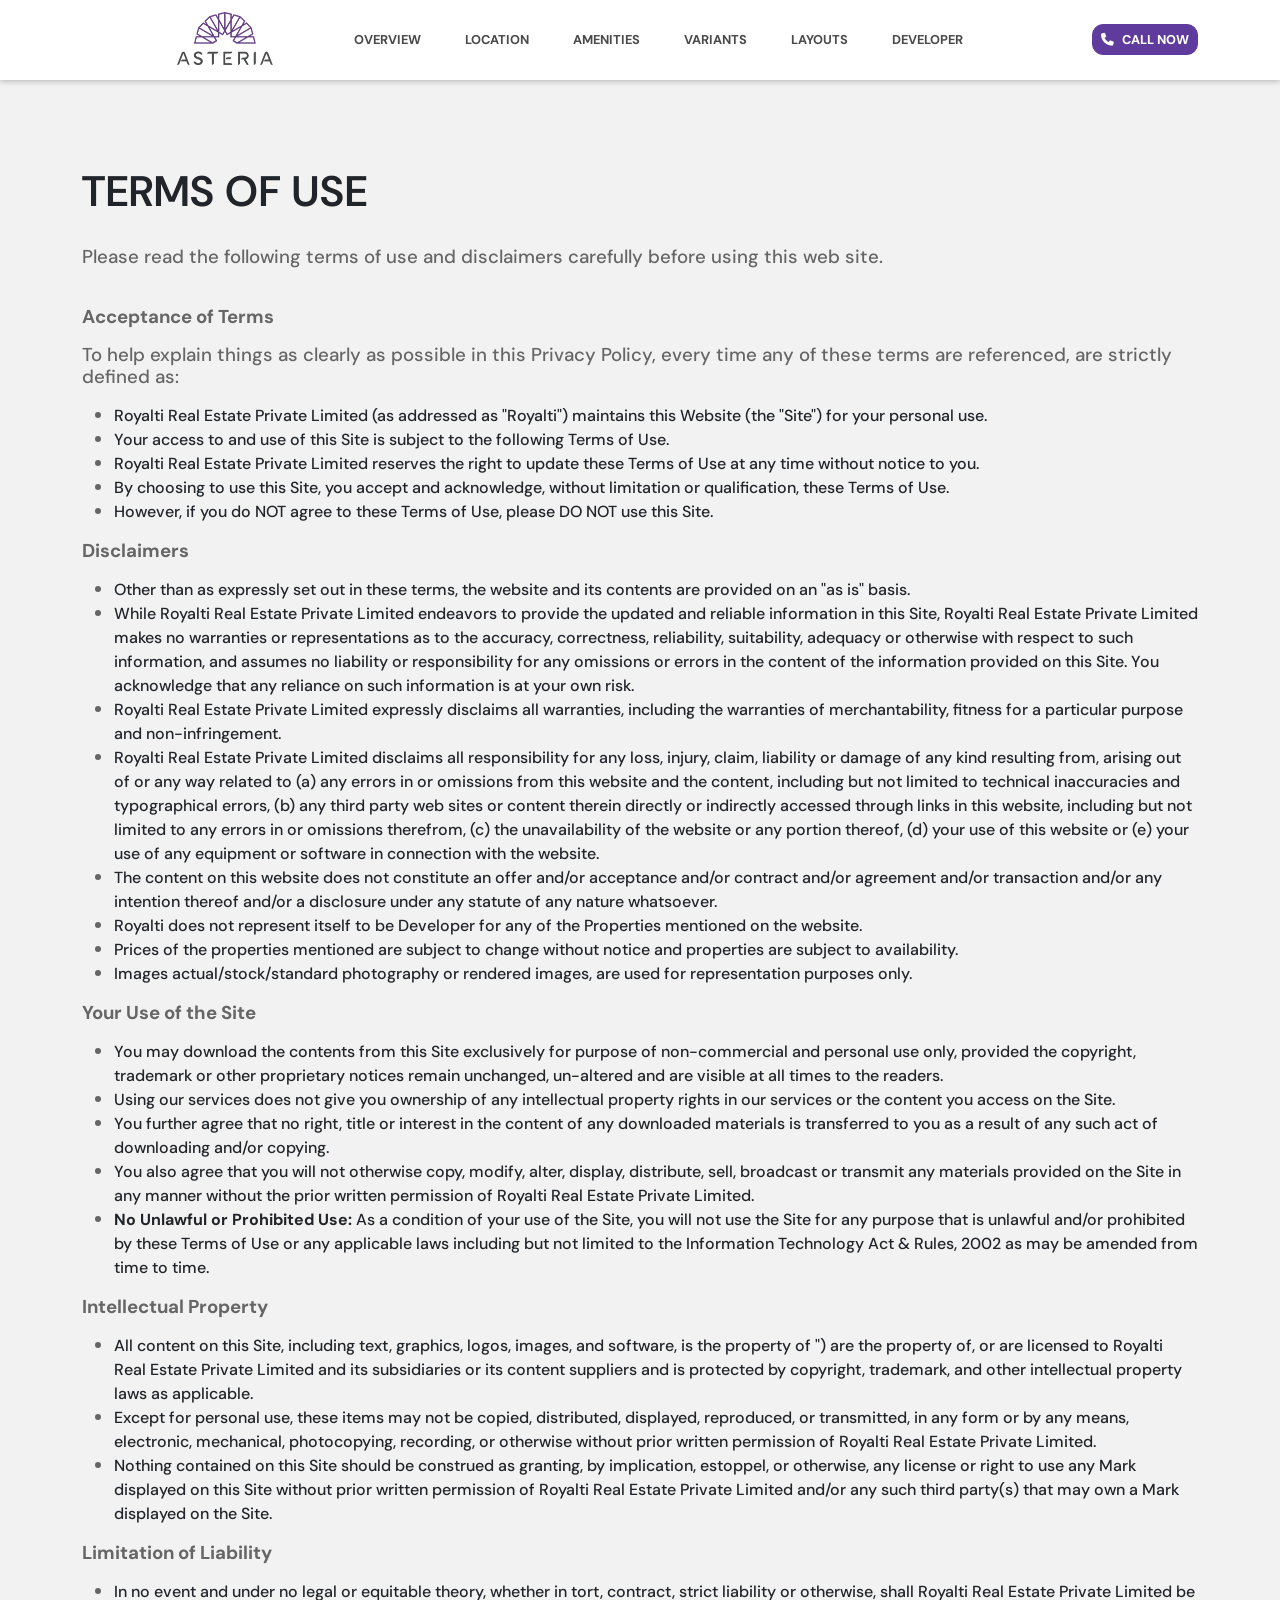
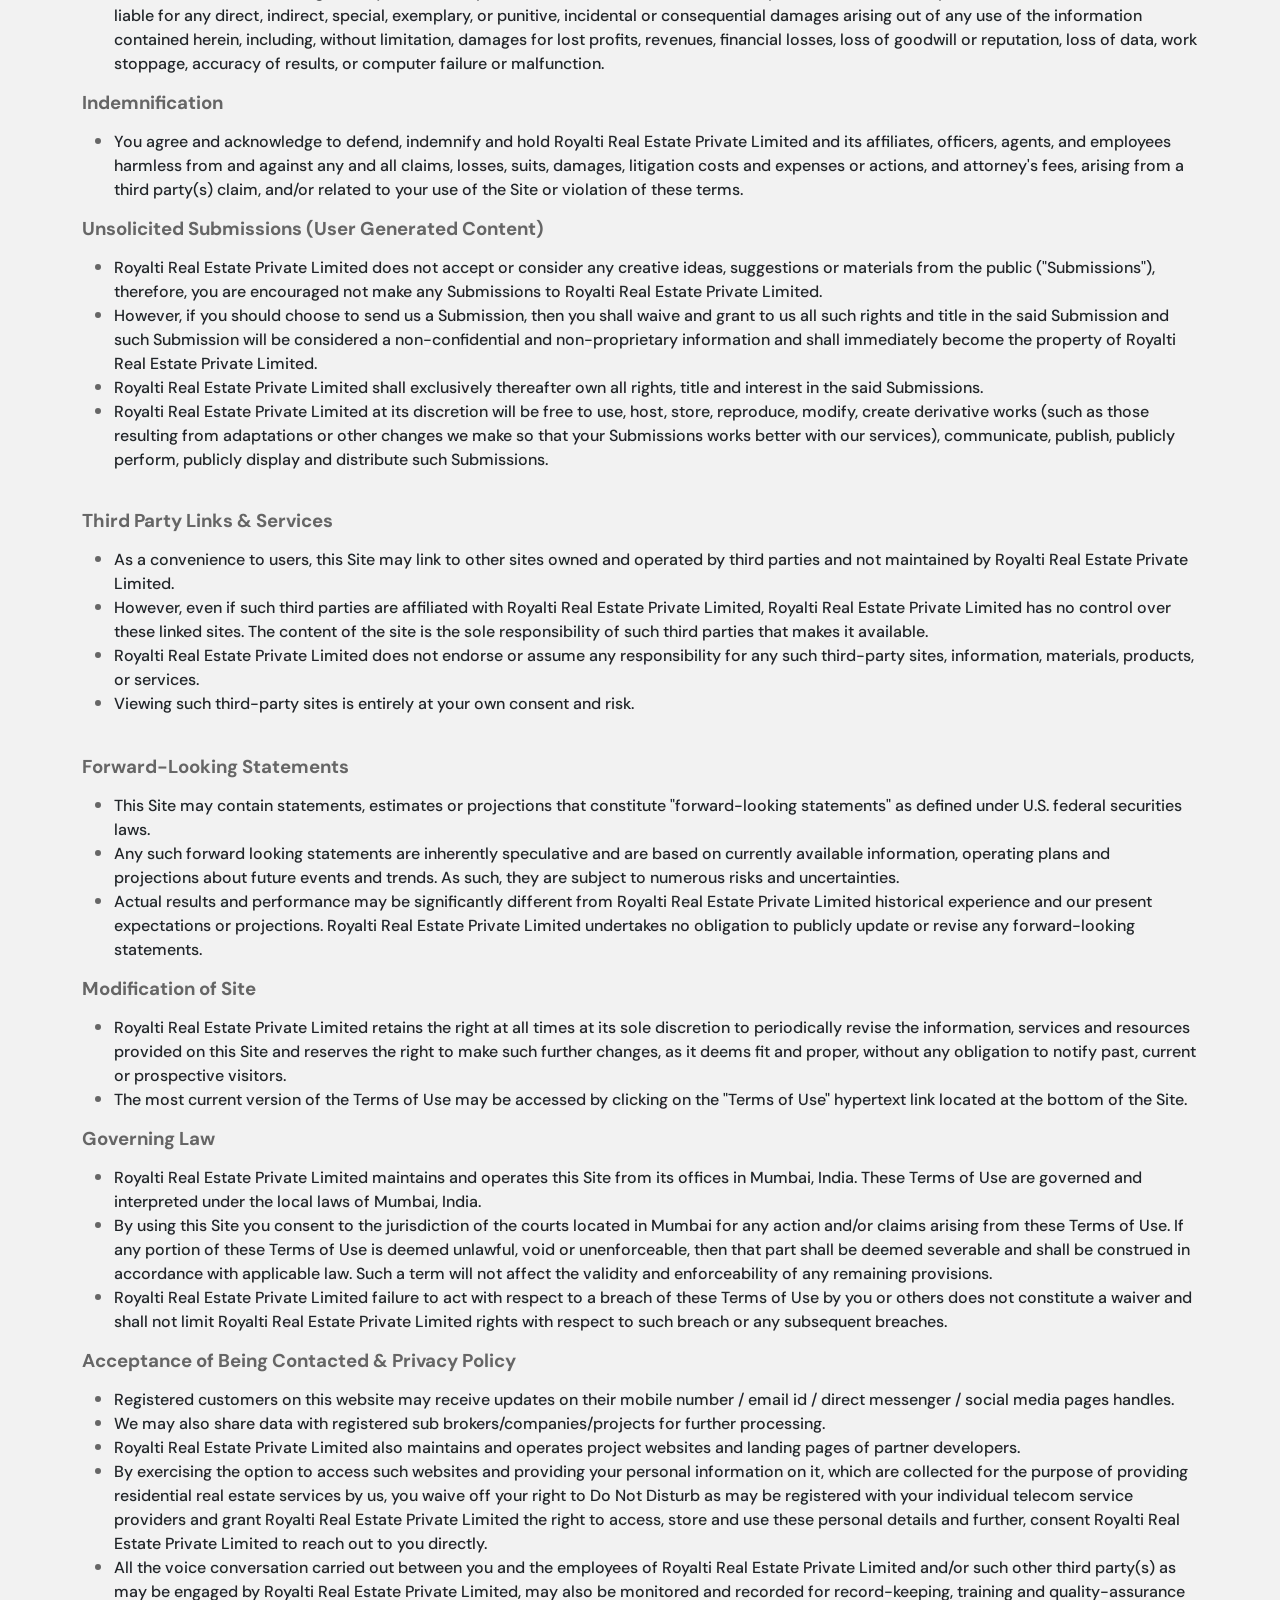
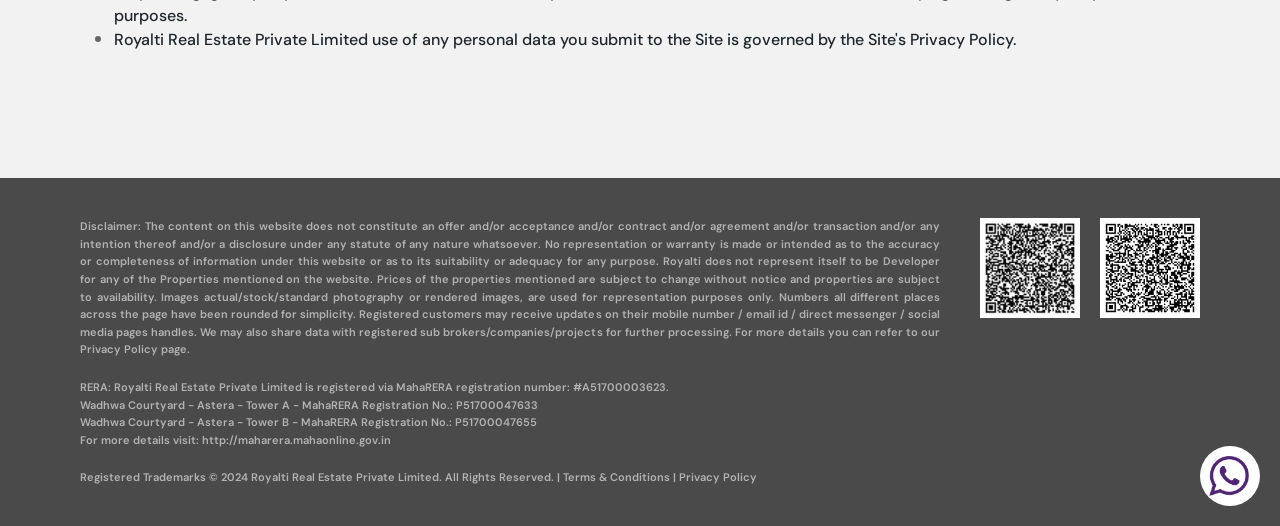
<file: public/Terms-and-use.html>
<!DOCTYPE html>
<html lang="en">

<head>
    <meta charset="UTF-8">
    <meta name="viewport" content="width=device-width, initial-scale=1.0">
    <title>Asteria</title>
    <link href="https://cdn.jsdelivr.net/npm/bootstrap@5.3.0/dist/css/bootstrap.min.css" rel="stylesheet">
    <link href='https://fonts.googleapis.com/css?family=DM Sans' rel='stylesheet'>
    <link href="https://fonts.googleapis.com/css?family=Roboto+Mono|Roboto+Slab|Roboto:300,400,500,700"
        rel="stylesheet" />
    <script src="https://cdn.jsdelivr.net/npm/bootstrap@5.3.0/dist/js/bootstrap.bundle.min.js" defer></script>
    <link rel="stylesheet" href="./style/nav.css" />
    <link rel="stylesheet" href="https://cdnjs.cloudflare.com/ajax/libs/font-awesome/6.5.1/css/all.min.css">
    <link rel="stylesheet" href="./style/firstSection.css" />
    <link rel="stylesheet" href="./style/registerModal.css" />
    <link rel="icon" href="assets/favicon/Asteria Logo.jpg">
    <link rel="stylesheet" href="./style/index.css" />

    <link rel="stylesheet" href="./style/footer.css" />
    <!-- <script src="./js/index.js" defer></script> -->
    
    <style>
        .privacyText {
            font-size: 14pt;
            line-height: 22px;
            font-weight: 500;
            color: #666666;
        }

        #privacyPolicy {
            padding-bottom: 80px;
            padding-top: 79px;

        }

        #bullets ul {
            list-style: none !important;

        }

        li::marker {

            font-size: 14pt !important;
            line-height: 22px;
            color: #666666 !important;

        }

        li {
            font-weight: 500;
        }

        .amm {
            margin-bottom: 30px;
        }

        .introbase {
            padding: 0px !important;
            margin-bottom: 30px !important;
            line-height: 48px;
            font-family: 'DM Sans', sans-serif;
            font-size: 32pt !important;
            letter-spacing: 1px;
            font-weight: 600;
        }
        @media only screen and (max-width: 746px) {
            p {
                text-align: justify;
                padding-right: 10px;
                padding-left: 10px;
            }
        }
    </style>
    <style>
        @keyframes fadeInUp {
           0% {
               opacity: 0;
               transform: translateY(80px);
           }

           50% {
               opacity: 0.5;
               transform: translateY(40px);
           }

           to {
               opacity: 1;
               transform: translateY(0);
           }
       }

       .fade-in-up {
           opacity: 0;
           transform: translateY(80px);
           transition: all 0.3s ease-out;
       }

       .fade-in-up.active {
           animation: fadeInUp 0.8s ease-out forwards;
       }
   </style>
</head>

<body style="background-color:#f2f2f2;;">
    <div class="modal fade" id="registerModal" tabindex="-1" aria-labelledby="registerModalLabel" aria-hidden="true">
        <div class="modal-dialog modal-dialog-centered" style="max-width: none;">
            <div class="modal-content" style="margin-top:25px;">
                <div class="modal-header">
                    <div class="popup-header" style="display:flex;">
                        <h3 class="modal-title" id="registerModalLabel">REGISTER NOW</h3>
                        <p class="modal-subtitle">Register here and get detailed access:</p>
                    </div>

                    <button type="button" class="btn-close" data-bs-dismiss="modal" aria-label="Close"></button>

                </div>

                <div class="modal-body">

                    <div class="modal-body-content">

                        <ul>
                            <li>Virtual Tour</li>
                            <li>Amenities Gallery</li>
                            <li>Project Brochure</li>
                            <li>All Layouts</li>
                            <li>Location Aerial 360&deg;</li>
                            <li>All In Pricing</li>
                            <li>Sample Flat Gallery</li>
                            <li>Payment Plans</li>
                        </ul>


                    </div>


                    <form action="/send" method="POST" id="PopupForm" name="PopupForm"
                        onsubmit="return validateForm();">
                        <input type="text" name="Name" class="form-control input-group" placeholder="Name *" required>
                        <input type="email" name="Email" class="form-control input-group" placeholder="Email *"
                            required>
                        <div class="d-flex gap-2">

                            <select name="CountryCode" id="banner-cta-CountryCode"
                                class="CountryCode form-control valid form-select" style="max-width: 120px;">
                                <option value="">Enter Country Code</option>
                                <option value="1">USA (+1)</option>
                                <option value="971">UAE (+971)</option>
                                <option value="91" selected="">IN (+91)</option>
                                <option value="44">UK (+44)</option>
                                <option value="65">Singapore (+65)</option>
                                <option value="966">Saudi Arabia (+966)</option>
                                <option value="965">Kuwait (+965)</option>
                                <option value="973">Bahrain (+973)</option>
                                <option value="968">Oman (+968)</option>
                                <option value="852">Hong Kong (+852)</option>
                                <optgroup label="Other countries">
                                    <option value="213">Algeria (+213)</option>
                                    <option value="376">Andorra (+376)</option>
                                    <option value="244">Angola (+244)</option>
                                    <option value="1264">Anguilla (+1264)</option>
                                    <option value="1268">Antigua &amp; Barbuda (+1268)</option>
                                    <option value="54">Argentina (+54)</option>
                                    <option value="374">Armenia (+374)</option>
                                    <option value="297">Aruba (+297)</option>
                                    <option value="61">Australia (+61)</option>
                                    <option value="43">Austria (+43)</option>
                                    <option value="994">Azerbaijan (+994)</option>
                                    <option value="1242">Bahamas (+1242)</option>
                                    <option value="973">Bahrain (+973)</option>
                                    <option value="880">Bangladesh (+880)</option>
                                    <option value="1246">Barbados (+1246)</option>
                                    <option value="375">Belarus (+375)</option>
                                    <option value="32">Belgium (+32)</option>
                                    <option value="501">Belize (+501)</option>
                                    <option value="229">Benin (+229)</option>
                                    <option value="1441">Bermuda (+1441)</option>
                                    <option value="975">Bhutan (+975)</option>
                                    <option value="591">Bolivia (+591)</option>
                                    <option value="387">Bosnia Herzegovina (+387)</option>
                                    <option value="267">Botswana (+267)</option>
                                    <option value="55">Brazil (+55)</option>
                                    <option value="673">Brunei (+673)</option>
                                    <option value="359">Bulgaria (+359)</option>
                                    <option value="226">Burkina Faso (+226)</option>
                                    <option value="257">Burundi (+257)</option>
                                    <option value="855">Cambodia (+855)</option>
                                    <option value="237">Cameroon (+237)</option>
                                    <option value="1">Canada (+1)</option>
                                    <option value="238">Cape Verde Islands (+238)</option>
                                    <option value="1345">Cayman Islands (+1345)</option>
                                    <option value="236">Central African Republic (+236)</option>
                                    <option value="56">Chile (+56)</option>
                                    <option value="86">China (+86)</option>
                                    <option value="57">Colombia (+57)</option>
                                    <option value="269">Comoros (+269)</option>
                                    <option value="242">Congo (+242)</option>
                                    <option value="682">Cook Islands (+682)</option>
                                    <option value="506">Costa Rica (+506)</option>
                                    <option value="385">Croatia (+385)</option>
                                    <option value="53">Cuba (+53)</option>
                                    <option value="90392">Cyprus North (+90392)</option>
                                    <option value="357">Cyprus South (+357)</option>
                                    <option value="42">Czech Republic (+42)</option>
                                    <option value="45">Denmark (+45)</option>
                                    <option value="253">Djibouti (+253)</option>
                                    <option value="1809">Dominica (+1809)</option>
                                    <option value="1809">Dominican Republic (+1809)</option>
                                    <option value="593">Ecuador (+593)</option>
                                    <option value="20">Egypt (+20)</option>
                                    <option value="503">El Salvador (+503)</option>
                                    <option value="240">Equatorial Guinea (+240)</option>
                                    <option value="291">Eritrea (+291)</option>
                                    <option value="372">Estonia (+372)</option>
                                    <option value="251">Ethiopia (+251)</option>
                                    <option value="500">Falkland Islands (+500)</option>
                                    <option value="298">Faroe Islands (+298)</option>
                                    <option value="679">Fiji (+679)</option>
                                    <option value="358">Finland (+358)</option>
                                    <option value="33">France (+33)</option>
                                    <option value="594">French Guiana (+594)</option>
                                    <option value="689">French Polynesia (+689)</option>
                                    <option value="241">Gabon (+241)</option>
                                    <option value="220">Gambia (+220)</option>
                                    <option value="7880">Georgia (+7880)</option>
                                    <option value="49">Germany (+49)</option>
                                    <option value="233">Ghana (+233)</option>
                                    <option value="350">Gibraltar (+350)</option>
                                    <option value="30">Greece (+30)</option>
                                    <option value="299">Greenland (+299)</option>
                                    <option value="1473">Grenada (+1473)</option>
                                    <option value="590">Guadeloupe (+590)</option>
                                    <option value="671">Guam (+671)</option>
                                    <option value="502">Guatemala (+502)</option>
                                    <option value="224">Guinea (+224)</option>
                                    <option value="245">Guinea - Bissau (+245)</option>
                                    <option value="592">Guyana (+592)</option>
                                    <option value="509">Haiti (+509)</option>
                                    <option value="504">Honduras (+504)</option>
                                    <option value="36">Hungary (+36)</option>
                                    <option value="354">Iceland (+354)</option>
                                    <option value="62">Indonesia (+62)</option>
                                    <option value="98">Iran (+98)</option>
                                    <option value="964">Iraq (+964)</option>
                                    <option value="353">Ireland (+353)</option>
                                    <option value="972">Israel (+972)</option>
                                    <option value="39">Italy (+39)</option>
                                    <option value="1876">Jamaica (+1876)</option>
                                    <option value="81">Japan (+81)</option>
                                    <option value="962">Jordan (+962)</option>
                                    <option value="7">Kazakhstan (+7)</option>
                                    <option value="254">Kenya (+254)</option>
                                    <option value="686">Kiribati (+686)</option>
                                    <option value="850">Korea North (+850)</option>
                                    <option value="82">Korea South (+82)</option>
                                    <option value="965">Kuwait (+965)</option>
                                    <option value="996">Kyrgyzstan (+996)</option>
                                    <option value="856">Laos (+856)</option>
                                    <option value="371">Latvia (+371)</option>
                                    <option value="961">Lebanon (+961)</option>
                                    <option value="266">Lesotho (+266)</option>
                                    <option value="231">Liberia (+231)</option>
                                    <option value="218">Libya (+218)</option>
                                    <option value="417">Liechtenstein (+417)</option>
                                    <option value="370">Lithuania (+370)</option>
                                    <option value="352">Luxembourg (+352)</option>
                                    <option value="853">Macao (+853)</option>
                                    <option value="389">Macedonia (+389)</option>
                                    <option value="261">Madagascar (+261)</option>
                                    <option value="265">Malawi (+265)</option>
                                    <option value="60">Malaysia (+60)</option>
                                    <option value="960">Maldives (+960)</option>
                                    <option value="223">Mali (+223)</option>
                                    <option value="356">Malta (+356)</option>
                                    <option value="692">Marshall Islands (+692)</option>
                                    <option value="596">Martinique (+596)</option>
                                    <option value="222">Mauritania (+222)</option>
                                    <option value="269">Mayotte (+269)</option>
                                    <option value="52">Mexico (+52)</option>
                                    <option value="691">Micronesia (+691)</option>
                                    <option value="373">Moldova (+373)</option>
                                    <option value="377">Monaco (+377)</option>
                                    <option value="976">Mongolia (+976)</option>
                                    <option value="1664">Montserrat (+1664)</option>
                                    <option value="212">Morocco (+212)</option>
                                    <option value="258">Mozambique (+258)</option>
                                    <option value="95">Myanmar (+95)</option>
                                    <option value="264">Namibia (+264)</option>
                                    <option value="674">Nauru (+674)</option>
                                    <option value="977">Nepal (+977)</option>
                                    <option value="31">Netherlands (+31)</option>
                                    <option value="687">New Caledonia (+687)</option>
                                    <option value="64">New Zealand (+64)</option>
                                    <option value="505">Nicaragua (+505)</option>
                                    <option value="227">Niger (+227)</option>
                                    <option value="234">Nigeria (+234)</option>
                                    <option value="683">Niue (+683)</option>
                                    <option value="672">Norfolk Islands (+672)</option>
                                    <option value="670">Northern Marianas (+670)</option>
                                    <option value="47">Norway (+47)</option>
                                    <option value="968">Oman (+968)</option>
                                    <option value="680">Palau (+680)</option>
                                    <option value="507">Panama (+507)</option>
                                    <option value="675">Papua New Guinea (+675)</option>
                                    <option value="595">Paraguay (+595)</option>
                                    <option value="51">Peru (+51)</option>
                                    <option value="63">Philippines (+63)</option>
                                    <option value="48">Poland (+48)</option>
                                    <option value="351">Portugal (+351)</option>
                                    <option value="1787">Puerto Rico (+1787)</option>
                                    <option value="974">Qatar (+974)</option>
                                    <option value="262">Reunion (+262)</option>
                                    <option value="40">Romania (+40)</option>
                                    <option value="7">Russia (+7)</option>
                                    <option value="250">Rwanda (+250)</option>
                                    <option value="378">San Marino (+378)</option>
                                    <option value="239">Sao Tome &amp; Principe (+239)</option>
                                    <option value="966">Saudi Arabia (+966)</option>
                                    <option value="221">Senegal (+221)</option>
                                    <option value="381">Serbia (+381)</option>
                                    <option value="248">Seychelles (+248)</option>
                                    <option value="232">Sierra Leone (+232)</option>
                                    <option value="421">Slovak Republic (+421)</option>
                                    <option value="386">Slovenia (+386)</option>
                                    <option value="677">Solomon Islands (+677)</option>
                                    <option value="252">Somalia (+252)</option>
                                    <option value="27">South Africa (+27)</option>
                                    <option value="34">Spain (+34)</option>
                                    <option value="94">Sri Lanka (+94)</option>
                                    <option value="290">St. Helena (+290)</option>
                                    <option value="1869">St. Kitts (+1869)</option>
                                    <option value="1758">St. Lucia (+1758)</option>
                                    <option value="249">Sudan (+249)</option>
                                    <option value="597">Suriname (+597)</option>
                                    <option value="268">Swaziland (+268)</option>
                                    <option value="46">Sweden (+46)</option>
                                    <option value="41">Switzerland (+41)</option>
                                    <option value="963">Syria (+963)</option>
                                    <option value="886">Taiwan (+886)</option>
                                    <option value="7">Tajikstan (+7)</option>
                                    <option value="66">Thailand (+66)</option>
                                    <option value="228">Togo (+228)</option>
                                    <option value="676">Tonga (+676)</option>
                                    <option value="1868">Trinidad &amp; Tobago (+1868)</option>
                                    <option value="216">Tunisia (+216)</option>
                                    <option value="90">Turkey (+90)</option>
                                    <option value="7">Turkmenistan (+7)</option>
                                    <option value="993">Turkmenistan (+993)</option>
                                    <option value="1649">Turks &amp; Caicos Islands (+1649)</option>
                                    <option value="688">Tuvalu (+688)</option>
                                    <option value="256">Uganda (+256)</option>
                                    <option value="598">Uruguay (+598)</option>
                                    <option value="7">Uzbekistan (+7)</option>
                                    <option value="678">Vanuatu (+678)</option>
                                    <option value="379">Vatican City (+379)</option>
                                    <option value="58">Venezuela (+58)</option>
                                    <option value="84">Vietnam (+84)</option>
                                    <option value="84">Virgin Islands - British (+1284)</option>
                                    <option value="84">Virgin Islands - US (+1340)</option>
                                    <option value="681">Wallis &amp; Futuna (+681)</option>
                                    <option value="969">Yemen (North)(+969)</option>
                                    <option value="967">Yemen (South)(+967)</option>
                                    <option value="260">Zambia (+260)</option>
                                    <option value="263">Zimbabwe (+263)</option>
                                </optgroup>
                            </select>
                            <input type="text" name="Mobile" class="form-control input-group" placeholder="Mobile *"
                                required>
                            <input type="hidden" name="utm_source" id="utm_source">
                            <input type="hidden" name="utm_medium" id="utm_medium">
                            <input type="hidden" name="utm_campaign" id="utm_campaign">
                            <input type="hidden" name="utm_term" id="utm_term">
                            <input type="hidden" name="active_url" id="active_url">


                        </div>

                        <div class="vsmall input-checkbox" style="display: flex
                            ;
                                flex-direction: row;
                                align-items: baseline; padding-left: 5%;">
                            <input type="checkbox" name="agree" checked="" required>
                            <p>I agree to receive updates on Call, WhatsApp &amp; Email.</p>
                        </div>
                </div>
                <div class="modal-footer">
                    <button id="submit-access" type="submit" class="btn btn-primary">GET FULL ACCESS</button>
                </div>

                </form>

            </div>
        </div>
    </div>

    <header>
        <nav class="custom-navbar" style="background: #ffffff;">
            <a class="custom-navbar-brand" href="#">
                <img src="./assets/logo.png" alt="Logo">
            </a>

            <button class="custom-menu-toggle" id="customMenuToggle">
                <div></div>
                <div></div>
                <div></div>
            </button>


            <ul class="custom-navbar-links mx-auto" id="customNavbarLinks" style="font-size: 1vw;">
                <li><a style="font-weight:600 ;" href="/#overview">OVERVIEW</a></li>
                <li><a style="font-weight:600 ;" href="/#location">LOCATION</a></li>
                <li><a style="font-weight:600 ;" href="/#amenities">AMENITIES</a></li>
                <li><a style="font-weight:600 ;" href="/#variants">VARIANTS</a></li>
                <li><a style="font-weight:600 ;" href="/#layouts">LAYOUTS</a></li>
                <li><a style="font-weight:600 ;" href="/#int1">DEVELOPER</a></li>


            </ul>


            <div id="nav-call-btn" data-animation="fadeInUp" class="para-logo call-now-cnt register-hover"
                data-bs-toggle="modal" data-bs-target="#registerModal" style="position: relative;
    right: 5%;">
                <i class="fa-sharp fa-solid fa-phone" style="display:block; ">
                    <span style="    padding-bottom: 6px;
    margin-left: 8px;"></i>CALL NOW</span>


            </div>



        </nav>
    </header>


    <section id="privacyPolicy" style="background-color:#f2f2f2;;">
        <div class="container">
            <div class="col-lg-12 col-xs-12 aboutcontent">
                <div class="amm" style="margin-top:8%;">
                    <span class="introbase fade-in-up">
                        TERMS OF USE</span>
                </div>
                <p class="privacyText fade-in-up">Please read the following terms of use and disclaimers carefully before using
                    this web site.

                </p>
                <p class="privacyText fade-in-up">
                    <br>
                    <b>Acceptance of Terms</b>
                <p class="privacyText fade-in-up">To help explain things as clearly as possible in this Privacy Policy, every time
                    any of these terms are referenced, are strictly defined as:</p>
                </p>
                <ul id="bullets">
                    <li>Royalti Real Estate Private Limited (as addressed as "Royalti") maintains this Website (the
                        "Site") for your personal use. </li>
                    <li>Your access to and use of this Site is subject to the following Terms of Use. </li>
                    <li>Royalti Real Estate Private Limited reserves the right to update these Terms of Use at any time
                        without notice to you.</li>
                    <li>By choosing to use this Site, you accept and acknowledge, without limitation or qualification,
                        these Terms of Use. </li>
                    <li>However, if you do NOT agree to these Terms of Use, please DO NOT use this Site.</li>
                </ul>
                <p class="privacyText fade-in-up">
                    <b>Disclaimers</b>
                <ul>
                    <li>Other than as expressly set out in these terms, the website and its contents are provided on an
                        "as is" basis.</li>

                    <li>While Royalti Real Estate Private Limited endeavors to provide the updated and reliable
                        information in this Site, Royalti Real Estate Private Limited makes no warranties or
                        representations as to the accuracy, correctness, reliability, suitability, adequacy or otherwise
                        with respect to such information, and assumes no liability or responsibility for any omissions
                        or errors in the content of the information provided on this Site. You acknowledge that any
                        reliance on such information is at your own risk.</li>

                    <li>Royalti Real Estate Private Limited expressly disclaims all warranties, including the warranties
                        of merchantability, fitness for a particular purpose and non-infringement.</li>

                    <li>Royalti Real Estate Private Limited disclaims all responsibility for any loss, injury, claim,
                        liability or damage of any kind resulting from, arising out of or any way related to (a) any
                        errors in or omissions from this website and the content, including but not limited to technical
                        inaccuracies and typographical errors, (b) any third party web sites or content therein directly
                        or indirectly accessed through links in this website, including but not limited to any errors in
                        or omissions therefrom, (c) the unavailability of the website or any portion thereof, (d) your
                        use of this website or (e) your use of any equipment or software in connection with the website.
                    </li>

                    <li>The content on this website does not constitute an offer and/or acceptance and/or contract
                        and/or agreement and/or transaction and/or any intention thereof and/or a disclosure under any
                        statute of any nature whatsoever. </li>

                    <li>Royalti does not represent itself to be Developer for any of the Properties mentioned on the
                        website. </li>

                    <li>Prices of the properties mentioned are subject to change without notice and properties are
                        subject to availability.</li>

                    <li>Images actual/stock/standard photography or rendered images, are used for representation
                        purposes only.</li>
                </ul>
                </p>
                <p class="privacyText fade-in-up">
                    <b>Your Use of the Site
                    </b><br>

                <ul>
                    <li>You may download the contents from this Site exclusively for purpose of non-commercial and
                        personal use only, provided the copyright, trademark or other proprietary notices remain
                        unchanged, un-altered and are visible at all times to the readers. </li>
                    <li>Using our services does not give you ownership of any intellectual property rights in our
                        services or the content you access on the Site. </li>
                    <li>You further agree that no right, title or interest in the content of any downloaded materials is
                        transferred to you as a result of any such act of downloading and/or copying. </li>
                    <li>You also agree that you will not otherwise copy, modify, alter, display, distribute, sell,
                        broadcast or transmit any materials provided on the Site in any manner without the prior written
                        permission of Royalti Real Estate Private Limited.</li>
                    <li><b>No Unlawful or Prohibited Use:</b> As a condition of your use of the Site, you will not use
                        the Site for any purpose that is unlawful and/or prohibited by these Terms of Use or any
                        applicable laws including but not limited to the Information Technology Act & Rules, 2002 as may
                        be amended from time to time.</li>
                </ul>


                </p>
                <p class="privacyText fade-in-up">
                    <b>Intellectual Property</b>
                <ul>
                    <li>All content on this Site, including text, graphics, logos, images, and software, is the property
                        of ") are the property of, or are licensed to Royalti Real Estate Private Limited and its
                        subsidiaries or its content suppliers and is protected by copyright, trademark, and other
                        intellectual property laws as applicable.</li>
                    <li>Except for personal use, these items may not be copied, distributed, displayed, reproduced, or
                        transmitted, in any form or by any means, electronic, mechanical, photocopying, recording, or
                        otherwise without prior written permission of Royalti Real Estate Private Limited. </li>
                    <li>Nothing contained on this Site should be construed as granting, by implication, estoppel, or
                        otherwise, any license or right to use any Mark displayed on this Site without prior written
                        permission of Royalti Real Estate Private Limited and/or any such third party(s) that may own a
                        Mark displayed on the Site.</li>
                </ul>
                </p>
                <p class="privacyText fade-in-up">

                    <b>Limitation of Liability</b>
                <ul>
                    <li>In no event and under no legal or equitable theory, whether in tort, contract, strict liability
                        or otherwise, shall Royalti Real Estate Private Limited be liable for any direct, indirect,
                        special, exemplary, or punitive, incidental or consequential damages arising out of any use of
                        the information contained herein, including, without limitation, damages for lost profits,
                        revenues, financial losses, loss of goodwill or reputation, loss of data, work stoppage,
                        accuracy of results, or computer failure or malfunction.</li>
                </ul>
                </p>
                <p class="privacyText fade-in-up">
                    <b>Indemnification</b>
                <ul>
                    <li>You agree and acknowledge to defend, indemnify and hold Royalti Real Estate Private Limited and
                        its affiliates, officers, agents, and employees harmless from and against any and all claims,
                        losses, suits, damages, litigation costs and expenses or actions, and attorney's fees, arising
                        from a third party(s) claim, and/or related to your use of the Site or violation of these terms.
                    </li>
                </ul>
                </p>
                <p class="privacyText fade-in-up">
                    <b>Unsolicited Submissions (User Generated Content)</b>
                <ul>
                    <li>Royalti Real Estate Private Limited does not accept or consider any creative ideas, suggestions
                        or materials from the public ("Submissions"), therefore, you are encouraged not make any
                        Submissions to Royalti Real Estate Private Limited.</li>

                    <li>However, if you should choose to send us a Submission, then you shall waive and grant to us all
                        such rights and title in the said Submission and such Submission will be considered a
                        non-confidential and non-proprietary information and shall immediately become the property of
                        Royalti Real Estate Private Limited.</li>

                    <li>Royalti Real Estate Private Limited shall exclusively thereafter own all rights, title and
                        interest in the said Submissions.</li>

                    <li>Royalti Real Estate Private Limited at its discretion will be free to use, host, store,
                        reproduce, modify, create derivative works (such as those resulting from adaptations or other
                        changes we make so that your Submissions works better with our services), communicate, publish,
                        publicly perform, publicly display and distribute such Submissions.</li>
                </ul>
                </p>
                <p class="privacyText fade-in-up"><br>
                    <b>Third Party Links & Services</b>
                <ul>
                    <li>As a convenience to users, this Site may link to other sites owned and operated by third parties
                        and not maintained by Royalti Real Estate Private Limited.</li>

                    <li>However, even if such third parties are affiliated with Royalti Real Estate Private Limited,
                        Royalti Real Estate Private Limited has no control over these linked sites. The content of the
                        site is the sole responsibility of such third parties that makes it available.</li>

                    <li>Royalti Real Estate Private Limited does not endorse or assume any responsibility for any such
                        third-party sites, information, materials, products, or services.</li>

                    <li>Viewing such third-party sites is entirely at your own consent and risk.</li>
                </ul>
                <br>

                <p class="privacyText fade-in-up">
                    <b>Forward-Looking Statements</b>
                <ul>
                    <li>This Site may contain statements, estimates or projections that constitute "forward-looking
                        statements" as defined under U.S. federal securities laws.</li>

                    <li>Any such forward looking statements are inherently speculative and are based on currently
                        available information, operating plans and projections about future events and trends. As such,
                        they are subject to numerous risks and uncertainties.</li>

                    <li>Actual results and performance may be significantly different from Royalti Real Estate Private
                        Limited historical experience and our present expectations or projections. Royalti Real Estate
                        Private Limited undertakes no obligation to publicly update or revise any forward-looking
                        statements.</li>
                </ul>
                </p>

                <p class="privacyText fade-in-up">
                    <b>Modification of Site

                    </b>
                <ul>
                    <li>Royalti Real Estate Private Limited retains the right at all times at its sole discretion to
                        periodically revise the information, services and resources provided on this Site and reserves
                        the right to make such further changes, as it deems fit and proper, without any obligation to
                        notify past, current or prospective visitors.</li>

                    <li>The most current version of the Terms of Use may be accessed by clicking on the "Terms of Use"
                        hypertext link located at the bottom of the Site.</li>
                </ul>
                </p>

                </p>
                <p class="privacyText fade-in-up">
                    <b>Governing Law

                    </b>
                <ul>
                    <li>Royalti Real Estate Private Limited maintains and operates this Site from its offices in Mumbai,
                        India. These Terms of Use are governed and interpreted under the local laws of Mumbai, India.
                    </li>

                    <li>By using this Site you consent to the jurisdiction of the courts located in Mumbai for any
                        action and/or claims arising from these Terms of Use. If any portion of these Terms of Use is
                        deemed unlawful, void or unenforceable, then that part shall be deemed severable and shall be
                        construed in accordance with applicable law. Such a term will not affect the validity and
                        enforceability of any remaining provisions.</li>

                    <li>Royalti Real Estate Private Limited failure to act with respect to a breach of these Terms of
                        Use by you or others does not constitute a waiver and shall not limit Royalti Real Estate
                        Private Limited rights with respect to such breach or any subsequent breaches.</li>
                </ul>

                </p>
                <p class="privacyText fade-in-up">
                    <b>Acceptance of Being Contacted & Privacy Policy</b><br>
                <ul>
                    <li>Registered customers on this website may receive updates on their mobile number / email id /
                        direct messenger / social media pages handles.</li>

                    <li>We may also share data with registered sub brokers/companies/projects for further processing.
                    </li>

                    <li>Royalti Real Estate Private Limited also maintains and operates project websites and landing
                        pages of partner developers.</li>

                    <li>By exercising the option to access such websites and providing your personal information on it,
                        which are collected for the purpose of providing residential real estate services by us, you
                        waive off your right to Do Not Disturb as may be registered with your individual telecom service
                        providers and grant Royalti Real Estate Private Limited the right to access, store and use these
                        personal details and further, consent Royalti Real Estate Private Limited to reach out to you
                        directly.</li>

                    <li>All the voice conversation carried out between you and the employees of Royalti Real Estate
                        Private Limited and/or such other third party(s) as may be engaged by Royalti Real Estate
                        Private Limited, may also be monitored and recorded for record-keeping, training and
                        quality-assurance purposes.</li>

                    <li>Royalti Real Estate Private Limited use of any personal data you submit to the Site is governed
                        by the Site's Privacy Policy.</li>
                </ul>

                </p>

                </p>

            </div>
        </div>
    </section>

    <div id="footer" class="fade-in-up"></div>

    <div class="mob-view">
        <div class="para-logo register-hover CTA-btn" data-bs-toggle="modal" data-bs-target="#registerModal"
            style="width: 50%; border-right: 1px solid #fff; padding :5px">
            <i class="fa-sharp fa-solid fa-phone" style="display:block;"></i>
            <span style="margin-left: 5px;">CALL NOW</span>
        </div>
        <!-- <div style="width:1px; border:1px solid #fff"></div> -->
        <div class="CTA-btn" data-bs-toggle="modal" data-bs-target="#registerModal" style="width: 50%; padding :5px"><i
                class="fa-brands fa-whatsapp"></i><span style="margin-left: 5px;">WHATSAPP</span></div>
    </div>
    <script>
        const faders = document.querySelectorAll('.fade-in-up');
      
        const appearOptions = {
          threshold: 0.1
        };
      
        const appearOnScroll = new IntersectionObserver((entries, observer) => {
          entries.forEach(entry => {
            if (!entry.isIntersecting) return;
            entry.target.classList.add('active');
            observer.unobserve(entry.target); // optional: run once
          });
        }, appearOptions);
      
        faders.forEach(fader => {
          appearOnScroll.observe(fader);
        });
      </script>


    <script>
        document.addEventListener("DOMContentLoaded", function () {

            function includeHTML(url, elementId) {
                fetch(url)
                    .then(res => res.text())
                    .then(html => document.getElementById(elementId).innerHTML = html)
                    .catch(err => console.warn('Error loading HTML:', err));
            }
    
            // includeHTML('header.html', 'header');
            includeHTML('footer.html', 'footer');

            const navbarLinks = document.querySelector("#customNavbarLinks");
            const menuToggle = document.querySelector("#customMenuToggle");
            const animatedElements = document.querySelectorAll(".fading-in");


            function closeNavbarOnScroll() {
                if (navbarLinks.classList.contains("active")) {
                    navbarLinks.classList.remove("active");
                }
            }

            menuToggle.addEventListener("click", function () {
                navbarLinks.classList.toggle("active");
            });


            const observer = new IntersectionObserver((entries) => {
                entries.forEach((entry) => {
                    if (entry.isIntersecting) {
                        entry.target.classList.add("visible");
                    }
                });
            }, { threshold: 0.2 });

            animatedElements.forEach((el) => observer.observe(el));
            window.addEventListener("scroll", closeNavbarOnScroll);
        });

        function getURLParams() {
            const params = {};
            const queryString = window.location.search;
            const urlParams = new URLSearchParams(queryString);

            // Capture standard UTM parameters
            params.utm_source = urlParams.get('utm_source') || '';
            params.utm_medium = urlParams.get('utm_medium') || '';
            params.utm_campaign = urlParams.get('utm_campaign') || '';
            params.utm_term = urlParams.get('utm_term') || '';

            return params;
        }

        // Populate form fields with UTM parameters
        function populateUTMFields() {
            const utmParams = getURLParams();

            document.getElementById('utm_source').value = utmParams.utm_source;
            document.getElementById('utm_medium').value = utmParams.utm_medium;
            document.getElementById('utm_campaign').value = utmParams.utm_campaign;
            document.getElementById('utm_term').value = utmParams.utm_term;

            document.getElementById('active_url') = document.URL;
        }

        // Run the function on page load
        window.onload = populateUTMFields;

        function validateForm() {
    const name = document.forms["PopupForm"]["name"].value.trim();
    const email = document.forms["PopupForm"]["email"].value.trim();
    const mobile = document.forms["PopupForm"]["mobile"].value.trim();
    const countryCode = document.forms["PopupForm"]["CountryCode"].value;
    const agree = document.forms["PopupForm"]["agree"].checked;

    if (name === "" || email === "" || mobile === "" || countryCode === "") {
      alert("Please fill in all required fields.");
      return false;
    }

    if (!agree) {
      alert("Please agree to receive updates.");
      return false;
    }

    const phoneRegex = /^[0-9]{6,15}$/;
    if (!phoneRegex.test(mobile)) {
      alert("Please enter a valid mobile number.");
      return false;
    }

    return true;
  }
    </script>


</body>

</html>
</file>
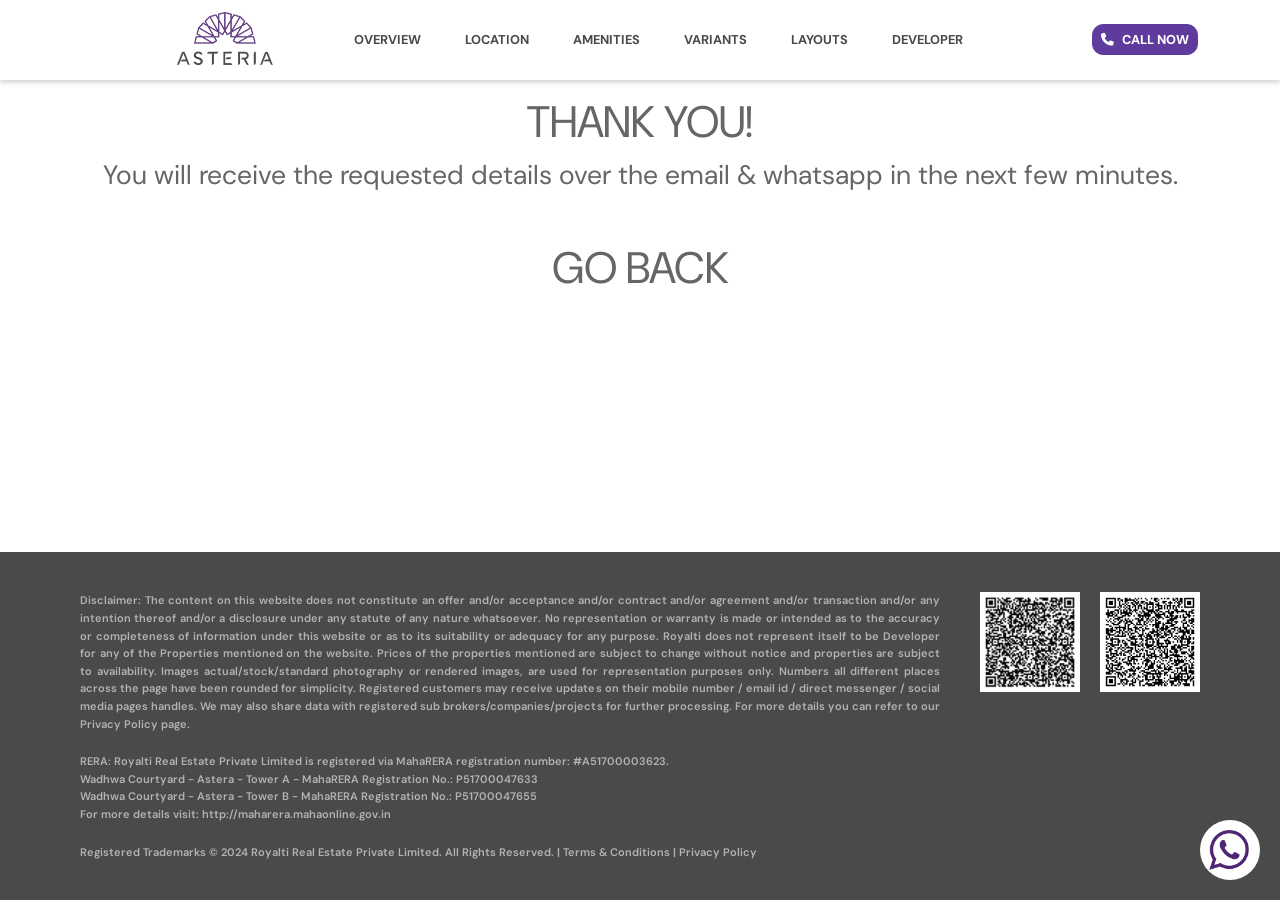
<file: public/thank-you.html>
<!DOCTYPE html>
<html lang="en">

<head>
    <meta charset="UTF-8">
    <meta name="viewport" content="width=device-width, initial-scale=1.0">
    <title>ASTERIA</title>
    <link href="https://cdn.jsdelivr.net/npm/bootstrap@5.3.0/dist/css/bootstrap.min.css" rel="stylesheet">
    <link href='https://fonts.googleapis.com/css?family=DM Sans' rel='stylesheet'>
    <link href="https://fonts.googleapis.com/css?family=Roboto+Mono|Roboto+Slab|Roboto:300,400,500,700"
        rel="stylesheet" />
    <script src="https://cdn.jsdelivr.net/npm/bootstrap@5.3.0/dist/js/bootstrap.bundle.min.js" defer></script>
    <link rel="stylesheet" href="./style/nav.css" />
    <link rel="stylesheet" href="https://cdnjs.cloudflare.com/ajax/libs/font-awesome/6.5.1/css/all.min.css">
    <link rel="stylesheet" href="./style/firstSection.css" />
    <link rel="stylesheet" href="./style/registerModal.css" />
    <link rel="stylesheet" href="./style/index.css" />
    <link rel="icon" href="assets/favicon/Asteria Logo.jpg">

    <link rel="stylesheet" href="./style/footer.css" />
    <!-- <script src="./js/index.js" defer></script> -->
    <script>
        function includeHTML(url, elementId) {
            fetch(url)
                .then(res => res.text())
                .then(html => document.getElementById(elementId).innerHTML = html)
                .catch(err => console.warn('Error loading HTML:', err));
        }

        // includeHTML('header.html', 'header');
        includeHTML('footer.html', 'footer');
    </script>
    <style>
        .privacyText {
            font-size: 14pt;
            line-height: 22px;
            font-weight: 500;
            color: #666666;
        }

        #privacyPolicy {
            padding-bottom: 80px;
            padding-top: 79px;

        }

        #bullets ul {
            list-style: none !important;

        }

        li::marker {

            font-size: 14pt !important;
            line-height: 22px;
            color: #666666 !important;

        }

        li {
            font-weight: 500;
        }

        .amm {
            margin-bottom: 30px;
        }

        .introbase {
            padding: 0px !important;
            margin-bottom: 30px !important;
            line-height: 48px;
            font-family: 'DM Sans', sans-serif;
            font-size: 32pt !important;
            letter-spacing: 1px;
            font-weight: 600;
        }
    </style>

</head>

<body>
    <div class="modal fade" id="registerModal" tabindex="-1" aria-labelledby="registerModalLabel" aria-hidden="true">
        <div class="modal-dialog modal-dialog-centered" style="max-width: none;">
            <div class="modal-content" style="margin-top:25px;">
                <div class="modal-header">
                    <div class="popup-header" style="display:flex;">
                        <h3 class="modal-title" id="registerModalLabel">REGISTER NOW</h3>
                        <p class="modal-subtitle">Register here and get detailed access:</p>
                    </div>

                    <button type="button" class="btn-close" data-bs-dismiss="modal" aria-label="Close"></button>

                </div>

                <div class="modal-body">

                    <div class="modal-body-content">

                        <ul>
                            <li>Virtual Tour</li>
                            <li>Amenities Gallery</li>
                            <li>Project Brochure</li>
                            <li>All Layouts</li>
                            <li>Location Aerial 360&deg;</li>
                            <li>All In Pricing</li>
                            <li>Sample Flat Gallery</li>
                            <li>Payment Plans</li>
                        </ul>


                    </div>


                    <form action="/send" method="POST" id="PopupForm" name="PopupForm"
                        onsubmit="return validateForm();">
                        <input type="text" name="Name" class="form-control input-group" placeholder="Name *" required>
                        <input type="email" name="Email" class="form-control input-group" placeholder="Email *"
                            required>
                        <div class="d-flex gap-2">

                            <select name="CountryCode" id="banner-cta-CountryCode"
                                class="CountryCode form-control valid form-select" style="max-width: 120px;">
                                <option value="">Enter Country Code</option>
                                <option value="1">USA (+1)</option>
                                <option value="971">UAE (+971)</option>
                                <option value="91" selected="">IN (+91)</option>
                                <option value="44">UK (+44)</option>
                                <option value="65">Singapore (+65)</option>
                                <option value="966">Saudi Arabia (+966)</option>
                                <option value="965">Kuwait (+965)</option>
                                <option value="973">Bahrain (+973)</option>
                                <option value="968">Oman (+968)</option>
                                <option value="852">Hong Kong (+852)</option>
                                <optgroup label="Other countries">
                                    <option value="213">Algeria (+213)</option>
                                    <option value="376">Andorra (+376)</option>
                                    <option value="244">Angola (+244)</option>
                                    <option value="1264">Anguilla (+1264)</option>
                                    <option value="1268">Antigua &amp; Barbuda (+1268)</option>
                                    <option value="54">Argentina (+54)</option>
                                    <option value="374">Armenia (+374)</option>
                                    <option value="297">Aruba (+297)</option>
                                    <option value="61">Australia (+61)</option>
                                    <option value="43">Austria (+43)</option>
                                    <option value="994">Azerbaijan (+994)</option>
                                    <option value="1242">Bahamas (+1242)</option>
                                    <option value="973">Bahrain (+973)</option>
                                    <option value="880">Bangladesh (+880)</option>
                                    <option value="1246">Barbados (+1246)</option>
                                    <option value="375">Belarus (+375)</option>
                                    <option value="32">Belgium (+32)</option>
                                    <option value="501">Belize (+501)</option>
                                    <option value="229">Benin (+229)</option>
                                    <option value="1441">Bermuda (+1441)</option>
                                    <option value="975">Bhutan (+975)</option>
                                    <option value="591">Bolivia (+591)</option>
                                    <option value="387">Bosnia Herzegovina (+387)</option>
                                    <option value="267">Botswana (+267)</option>
                                    <option value="55">Brazil (+55)</option>
                                    <option value="673">Brunei (+673)</option>
                                    <option value="359">Bulgaria (+359)</option>
                                    <option value="226">Burkina Faso (+226)</option>
                                    <option value="257">Burundi (+257)</option>
                                    <option value="855">Cambodia (+855)</option>
                                    <option value="237">Cameroon (+237)</option>
                                    <option value="1">Canada (+1)</option>
                                    <option value="238">Cape Verde Islands (+238)</option>
                                    <option value="1345">Cayman Islands (+1345)</option>
                                    <option value="236">Central African Republic (+236)</option>
                                    <option value="56">Chile (+56)</option>
                                    <option value="86">China (+86)</option>
                                    <option value="57">Colombia (+57)</option>
                                    <option value="269">Comoros (+269)</option>
                                    <option value="242">Congo (+242)</option>
                                    <option value="682">Cook Islands (+682)</option>
                                    <option value="506">Costa Rica (+506)</option>
                                    <option value="385">Croatia (+385)</option>
                                    <option value="53">Cuba (+53)</option>
                                    <option value="90392">Cyprus North (+90392)</option>
                                    <option value="357">Cyprus South (+357)</option>
                                    <option value="42">Czech Republic (+42)</option>
                                    <option value="45">Denmark (+45)</option>
                                    <option value="253">Djibouti (+253)</option>
                                    <option value="1809">Dominica (+1809)</option>
                                    <option value="1809">Dominican Republic (+1809)</option>
                                    <option value="593">Ecuador (+593)</option>
                                    <option value="20">Egypt (+20)</option>
                                    <option value="503">El Salvador (+503)</option>
                                    <option value="240">Equatorial Guinea (+240)</option>
                                    <option value="291">Eritrea (+291)</option>
                                    <option value="372">Estonia (+372)</option>
                                    <option value="251">Ethiopia (+251)</option>
                                    <option value="500">Falkland Islands (+500)</option>
                                    <option value="298">Faroe Islands (+298)</option>
                                    <option value="679">Fiji (+679)</option>
                                    <option value="358">Finland (+358)</option>
                                    <option value="33">France (+33)</option>
                                    <option value="594">French Guiana (+594)</option>
                                    <option value="689">French Polynesia (+689)</option>
                                    <option value="241">Gabon (+241)</option>
                                    <option value="220">Gambia (+220)</option>
                                    <option value="7880">Georgia (+7880)</option>
                                    <option value="49">Germany (+49)</option>
                                    <option value="233">Ghana (+233)</option>
                                    <option value="350">Gibraltar (+350)</option>
                                    <option value="30">Greece (+30)</option>
                                    <option value="299">Greenland (+299)</option>
                                    <option value="1473">Grenada (+1473)</option>
                                    <option value="590">Guadeloupe (+590)</option>
                                    <option value="671">Guam (+671)</option>
                                    <option value="502">Guatemala (+502)</option>
                                    <option value="224">Guinea (+224)</option>
                                    <option value="245">Guinea - Bissau (+245)</option>
                                    <option value="592">Guyana (+592)</option>
                                    <option value="509">Haiti (+509)</option>
                                    <option value="504">Honduras (+504)</option>
                                    <option value="36">Hungary (+36)</option>
                                    <option value="354">Iceland (+354)</option>
                                    <option value="62">Indonesia (+62)</option>
                                    <option value="98">Iran (+98)</option>
                                    <option value="964">Iraq (+964)</option>
                                    <option value="353">Ireland (+353)</option>
                                    <option value="972">Israel (+972)</option>
                                    <option value="39">Italy (+39)</option>
                                    <option value="1876">Jamaica (+1876)</option>
                                    <option value="81">Japan (+81)</option>
                                    <option value="962">Jordan (+962)</option>
                                    <option value="7">Kazakhstan (+7)</option>
                                    <option value="254">Kenya (+254)</option>
                                    <option value="686">Kiribati (+686)</option>
                                    <option value="850">Korea North (+850)</option>
                                    <option value="82">Korea South (+82)</option>
                                    <option value="965">Kuwait (+965)</option>
                                    <option value="996">Kyrgyzstan (+996)</option>
                                    <option value="856">Laos (+856)</option>
                                    <option value="371">Latvia (+371)</option>
                                    <option value="961">Lebanon (+961)</option>
                                    <option value="266">Lesotho (+266)</option>
                                    <option value="231">Liberia (+231)</option>
                                    <option value="218">Libya (+218)</option>
                                    <option value="417">Liechtenstein (+417)</option>
                                    <option value="370">Lithuania (+370)</option>
                                    <option value="352">Luxembourg (+352)</option>
                                    <option value="853">Macao (+853)</option>
                                    <option value="389">Macedonia (+389)</option>
                                    <option value="261">Madagascar (+261)</option>
                                    <option value="265">Malawi (+265)</option>
                                    <option value="60">Malaysia (+60)</option>
                                    <option value="960">Maldives (+960)</option>
                                    <option value="223">Mali (+223)</option>
                                    <option value="356">Malta (+356)</option>
                                    <option value="692">Marshall Islands (+692)</option>
                                    <option value="596">Martinique (+596)</option>
                                    <option value="222">Mauritania (+222)</option>
                                    <option value="269">Mayotte (+269)</option>
                                    <option value="52">Mexico (+52)</option>
                                    <option value="691">Micronesia (+691)</option>
                                    <option value="373">Moldova (+373)</option>
                                    <option value="377">Monaco (+377)</option>
                                    <option value="976">Mongolia (+976)</option>
                                    <option value="1664">Montserrat (+1664)</option>
                                    <option value="212">Morocco (+212)</option>
                                    <option value="258">Mozambique (+258)</option>
                                    <option value="95">Myanmar (+95)</option>
                                    <option value="264">Namibia (+264)</option>
                                    <option value="674">Nauru (+674)</option>
                                    <option value="977">Nepal (+977)</option>
                                    <option value="31">Netherlands (+31)</option>
                                    <option value="687">New Caledonia (+687)</option>
                                    <option value="64">New Zealand (+64)</option>
                                    <option value="505">Nicaragua (+505)</option>
                                    <option value="227">Niger (+227)</option>
                                    <option value="234">Nigeria (+234)</option>
                                    <option value="683">Niue (+683)</option>
                                    <option value="672">Norfolk Islands (+672)</option>
                                    <option value="670">Northern Marianas (+670)</option>
                                    <option value="47">Norway (+47)</option>
                                    <option value="968">Oman (+968)</option>
                                    <option value="680">Palau (+680)</option>
                                    <option value="507">Panama (+507)</option>
                                    <option value="675">Papua New Guinea (+675)</option>
                                    <option value="595">Paraguay (+595)</option>
                                    <option value="51">Peru (+51)</option>
                                    <option value="63">Philippines (+63)</option>
                                    <option value="48">Poland (+48)</option>
                                    <option value="351">Portugal (+351)</option>
                                    <option value="1787">Puerto Rico (+1787)</option>
                                    <option value="974">Qatar (+974)</option>
                                    <option value="262">Reunion (+262)</option>
                                    <option value="40">Romania (+40)</option>
                                    <option value="7">Russia (+7)</option>
                                    <option value="250">Rwanda (+250)</option>
                                    <option value="378">San Marino (+378)</option>
                                    <option value="239">Sao Tome &amp; Principe (+239)</option>
                                    <option value="966">Saudi Arabia (+966)</option>
                                    <option value="221">Senegal (+221)</option>
                                    <option value="381">Serbia (+381)</option>
                                    <option value="248">Seychelles (+248)</option>
                                    <option value="232">Sierra Leone (+232)</option>
                                    <option value="421">Slovak Republic (+421)</option>
                                    <option value="386">Slovenia (+386)</option>
                                    <option value="677">Solomon Islands (+677)</option>
                                    <option value="252">Somalia (+252)</option>
                                    <option value="27">South Africa (+27)</option>
                                    <option value="34">Spain (+34)</option>
                                    <option value="94">Sri Lanka (+94)</option>
                                    <option value="290">St. Helena (+290)</option>
                                    <option value="1869">St. Kitts (+1869)</option>
                                    <option value="1758">St. Lucia (+1758)</option>
                                    <option value="249">Sudan (+249)</option>
                                    <option value="597">Suriname (+597)</option>
                                    <option value="268">Swaziland (+268)</option>
                                    <option value="46">Sweden (+46)</option>
                                    <option value="41">Switzerland (+41)</option>
                                    <option value="963">Syria (+963)</option>
                                    <option value="886">Taiwan (+886)</option>
                                    <option value="7">Tajikstan (+7)</option>
                                    <option value="66">Thailand (+66)</option>
                                    <option value="228">Togo (+228)</option>
                                    <option value="676">Tonga (+676)</option>
                                    <option value="1868">Trinidad &amp; Tobago (+1868)</option>
                                    <option value="216">Tunisia (+216)</option>
                                    <option value="90">Turkey (+90)</option>
                                    <option value="7">Turkmenistan (+7)</option>
                                    <option value="993">Turkmenistan (+993)</option>
                                    <option value="1649">Turks &amp; Caicos Islands (+1649)</option>
                                    <option value="688">Tuvalu (+688)</option>
                                    <option value="256">Uganda (+256)</option>
                                    <option value="598">Uruguay (+598)</option>
                                    <option value="7">Uzbekistan (+7)</option>
                                    <option value="678">Vanuatu (+678)</option>
                                    <option value="379">Vatican City (+379)</option>
                                    <option value="58">Venezuela (+58)</option>
                                    <option value="84">Vietnam (+84)</option>
                                    <option value="84">Virgin Islands - British (+1284)</option>
                                    <option value="84">Virgin Islands - US (+1340)</option>
                                    <option value="681">Wallis &amp; Futuna (+681)</option>
                                    <option value="969">Yemen (North)(+969)</option>
                                    <option value="967">Yemen (South)(+967)</option>
                                    <option value="260">Zambia (+260)</option>
                                    <option value="263">Zimbabwe (+263)</option>
                                </optgroup>
                            </select>
                            <input type="text" name="Mobile" class="form-control input-group" placeholder="Mobile *"
                                required>
                            <input type="hidden" name="utm_source" id="utm_source">
                            <input type="hidden" name="utm_medium" id="utm_medium">
                            <input type="hidden" name="utm_campaign" id="utm_campaign">
                            <input type="hidden" name="utm_term" id="utm_term">
                            <input type="hidden" name="active_url" id="active_url">


                        </div>

                        <div class="vsmall input-checkbox" style="display: flex
                            ;
                                flex-direction: row;
                                align-items: baseline; padding-left: 5%;">
                            <input type="checkbox" name="agree" checked="" required>
                            <p>I agree to receive updates on Call, WhatsApp &amp; Email.</p>
                        </div>
                </div>
                <div class="modal-footer">
                    <button id="submit-access" type="submit" class="btn btn-primary">GET FULL ACCESS</button>
                </div>

                </form>

            </div>
        </div>
    </div>

    <header>
        <nav class="custom-navbar" style="background: #ffffff;">
            <a class="custom-navbar-brand" href="#">
                <img src="./assets/logo.png" alt="Logo">
            </a>

            <button class="custom-menu-toggle" id="customMenuToggle">
                <div></div>
                <div></div>
                <div></div>
            </button>


            <ul class="custom-navbar-links mx-auto" id="customNavbarLinks" style="font-size: 1vw;">
                <li><a style="font-weight:600 ;" href="/#overview">OVERVIEW</a></li>
                <li><a style="font-weight:600 ;" href="/#location">LOCATION</a></li>
                <li><a style="font-weight:600 ;" href="/#amenities">AMENITIES</a></li>
                <li><a style="font-weight:600 ;" href="/#variants">VARIANTS</a></li>
                <li><a style="font-weight:600 ;" href="/#layouts">LAYOUTS</a></li>
                <li><a style="font-weight:600 ;" href="/#int1">DEVELOPER</a></li>


            </ul>


            <div id="nav-call-btn" data-animation="fadeInUp" class="para-logo call-now-cnt register-hover"
                data-bs-toggle="modal" data-bs-target="#registerModal" style="position: relative;
    right: 5%;">
                <i class="fa-sharp fa-solid fa-phone" style="display:block; ">
                    <span style="    padding-bottom: 6px;
    margin-left: 8px;"></i>CALL NOW</span>


            </div>



        </nav>
    </header>


    <section id="overview" style="background-color: #fff;height:541px;">
        <div class="container">
            <div class="row" id="success">

                <div class="col-lg-12 col-xs-12" style="text-align:center;">
                    <div class="mmp" style="margin-top:8%;">
                        <span style="color:#666666; font-size:33pt;">THANK YOU!</h2>
                    </div>
                    <p style="color:#666666; font-size:20pt;">You will receive the requested details over the email &
                        whatsapp in the next few minutes.</p>
                    <p>
                        <br>
                        <a href="index.html" style="text-decoration: none; color:#666666; font-size:33pt;">GO BACK</a>
                    </p>
                </div>
            </div>
        </div>
    </section>

    <div style="position:fixed; bottom:0;" id="footer"></div>

    <div class="mob-view">
        <div class="para-logo register-hover CTA-btn" data-bs-toggle="modal" data-bs-target="#registerModal"
            style="width: 50%; border-right: 1px solid #fff; padding :5px">
            <i class="fa-sharp fa-solid fa-phone" style="display:block;"></i>
            <span style="margin-left: 5px;">CALL NOW</span>
        </div>
        <!-- <div style="width:1px; border:1px solid #fff"></div> -->
        <div class="CTA-btn" data-bs-toggle="modal" data-bs-target="#registerModal" style="width: 50%; padding :5px"><i
                class="fa-brands fa-whatsapp"></i><span style="margin-left: 5px;">WHATSAPP</span></div>
    </div>



    <script>
        document.addEventListener("DOMContentLoaded", function () {

            const navbarLinks = document.querySelector("#customNavbarLinks");
            const menuToggle = document.querySelector("#customMenuToggle");
            const animatedElements = document.querySelectorAll(".fading-in");


            function closeNavbarOnScroll() {
                if (navbarLinks.classList.contains("active")) {
                    navbarLinks.classList.remove("active");
                }
            }

            menuToggle.addEventListener("click", function () {
                navbarLinks.classList.toggle("active");
            });


            const observer = new IntersectionObserver((entries) => {
                entries.forEach((entry) => {
                    if (entry.isIntersecting) {
                        entry.target.classList.add("visible");
                    }
                });
            }, { threshold: 0.2 });

            animatedElements.forEach((el) => observer.observe(el));
            window.addEventListener("scroll", closeNavbarOnScroll);
        });

        function getURLParams() {
            const params = {};
            const queryString = window.location.search;
            const urlParams = new URLSearchParams(queryString);

            // Capture standard UTM parameters
            params.utm_source = urlParams.get('utm_source') || '';
            params.utm_medium = urlParams.get('utm_medium') || '';
            params.utm_campaign = urlParams.get('utm_campaign') || '';
            params.utm_term = urlParams.get('utm_term') || '';

            return params;
        }

        // Populate form fields with UTM parameters
        function populateUTMFields() {
            const utmParams = getURLParams();

            document.getElementById('utm_source').value = utmParams.utm_source;
            document.getElementById('utm_medium').value = utmParams.utm_medium;
            document.getElementById('utm_campaign').value = utmParams.utm_campaign;
            document.getElementById('utm_term').value = utmParams.utm_term;

            document.getElementById('active_url') = document.URL;
        }

        // Run the function on page load
        window.onload = populateUTMFields;
        function validateForm() {
            const name = document.forms["PopupForm"]["name"].value.trim();
            const email = document.forms["PopupForm"]["email"].value.trim();
            const mobile = document.forms["PopupForm"]["mobile"].value.trim();
            const countryCode = document.forms["PopupForm"]["CountryCode"].value;
            const agree = document.forms["PopupForm"]["agree"].checked;

            if (name === "" || email === "" || mobile === "" || countryCode === "") {
                alert("Please fill in all required fields.");
                return false;
            }

            if (!agree) {
                alert("Please agree to receive updates.");
                return false;
            }

            const phoneRegex = /^[0-9]{6,15}$/;
            if (!phoneRegex.test(mobile)) {
                alert("Please enter a valid mobile number.");
                return false;
            }

            return true;
        }
    </script>


</body>

</html>
</file>
<file: public/style/nav.css>
@import url('https://fonts.googleapis.com/css2?family=DM+Sans:wght@400;700&display=swap');

.navbar-expand-lg .navbar-collapse {

    display: flex !important;
    flex-basis: auto;
    justify-content: space-around;
    flex-wrap: nowrap;
    font-size: 1vw;
    align-items: center;
}

.nav-link {
    color: black;
}

.nav-link:hover {
    color: #604280;
}

#nav-call-btn {
    position: relative;
    right: 5%;
    font-weight: 800;
    color: white;
    background: #5e3b9d;
    /* padding: 10px; */
    padding: 5px 8px 5px 8px !important;
    border-radius: 11px;
    border : 1px solid #5e3b9d ;
    text-align: center;
    /* font-size: 14pt; */
   
}
#nav-call-btn:hover{
    background: #7254a8;

    border: 1px solid #ffffff!important;
}

.call-now-cnt {
  

    display: flex;
    flex-direction: row;
    align-items: baseline;


}

.call-now-cnt:hover {
    cursor: pointer;
  
}

#logoImg {
    width: 80px;
    height: 50px;
}


@media (max-width: 576px) {
    .navbar-expand-lg .navbar-collapse {
        flex-direction: column;
        justify-content: center;
        font-size: 14px;
        text-align: center;
    }
    .custom-navbar{
        padding: 0px !important; 
        height : 44px ; 
      
    }

    .call-now-cnt {
        flex-direction: column;
        align-items: center;
        text-align: center;
        border-bottom: 2px solid #604280;
        margin-top: 5px;
    }
    .custom-menu-toggle{
        padding-right: 15px;
    }

    #logoImg {
        width: 60px;
        height: 40px;
    }

    .custom-navbar-links{
        top:24px !important ;
    }

    #first-section{
        margin-top:44px !important;
    }
}




.custom-navbar-brand{
    position:relative ;
    left : 15%;
}

@media (max-width: 992px) {
    .navbar-expand-lg .navbar-collapse {
        justify-content: space-between;
        font-size: 1.2vw;
    }
    .custom-navbar-brand{
        position:relative ;
        left : 5%;
    }

    .call-now-cnt {
        flex-direction: row;
        justify-content: space-evenly;
    }

    #logoImg {
        width: 70px;
        height: 45px;
    }
}


@media (min-width: 992px) {
    .navbar-expand-lg .navbar-collapse {
        font-size: 1vw;
    }
    .custom-navbar-brand{
        position:relative ;
        left : 12%;
    }

    #logoImg {
        width: 80px;
        height: 50px;
    }
}


.custom-navbar {
    font-family: 'DM Sans', sans-serif;
    position: fixed;
    top: 0;
    left: 0;
    width: 100%;
    background: #f8f9fa;
    display: flex;
    font-size:1vw;
    align-items: center;
    justify-content: space-between;
    padding: 10px 20px;
    box-shadow: 0 2px 5px rgba(0, 0, 0, 0.2);
    z-index: 1000;
}

.custom-navbar-brand img {
    width: 110px;
}

.custom-navbar-links {
    list-style: none;
    display: flex;
    margin: 0 auto !important;
    /* margin: 0;
            padding: 0; */
    overflow: hidden;
   
 
    /* height: 0px;  */
    transition: all 0.3s ease-in-out;
}

.custom-navbar-links li {
    margin: 0 10px;
   
}

.custom-navbar-links a {

    font-family: 'DM Sans', sans-serif;
    font-weight: 700 !important;
    /* font-size: 24px; */
    text-transform: uppercase;
    /* letter-spacing: 1px; */
       color: #4A4A4A;
    text-decoration: none;
    padding: 8px 12px;
    display: block;
    font-size: 1vw;
    transition: all 0.3s ease-in-out;
}

.custom-navbar-links a:hover {
    text-decoration: none;
    color: #8755bd;
}


.custom-call-btn {
    display: flex;
    align-items: center;
    text-decoration: none;
    font-weight: 600;
    color: white;
    background: #007bff;
    padding: 8px 12px;
    border-radius: 5px;
    transition: all 0.3s ease-in-out;
}

.custom-call-btn i {
    margin-right: 8px;
}


.custom-menu-toggle {
    display: none;
    flex-direction: column;
    cursor: pointer;
    background: none;
    border: none;
}

.custom-menu-toggle div {
    width: 25px;
    height: 2px;
    background: black;
    margin: 4px 0;
}



@media (max-width: 1200px) {
    .custom-navbar-links {
        font-size: 17px;
        width: 80%;
        /* Adjust width */
    }
  

    .custom-navbar-links a {
        font-size: 1vw;
    }
}

@media (max-width: 992px) {
    .custom-navbar {
        flex-wrap: wrap;
    }

    .custom-navbar-links {
        flex-direction: column;
        position: absolute;
        z-index: -200000;
        left: 0;
        width: 100%;
        top: 50px;
        height: 0;
        background: #fff;
        text-align: center;
        transition: height 0.5s ease-in-out;
        padding: 10px 0;
        /* box-shadow: 0 2px 5px rgba(0, 0, 0, 0.2); */
    }

    .custom-navbar-links.active {
        text-align: center;
        justify-content: inherit;
        height: 300px;
        box-shadow: 0px 6px 5px 0px;
    }

    .custom-navbar-links a {
        font-size: 1vw;
    }

    .custom-menu-toggle {
        display: flex;
    }

    .custom-call-btn {
        display: block;
        text-align: center;
        margin: 10px auto;
        width: 150px;
        font-size: 16px;
    }
}

@media (max-width: 768px) {
    .custom-navbar-brand{
        position:relative ;
        left : 5%;
    }

    .custom-navbar-links a {
        font-size: 1vw;
        text-align: center;
    }

    .custom-call-btn {
        font-size: 15px;
    }
}

@media (max-width: 576px) {
    .custom-navbar-brand{
        position:relative ;
        left : 0%;
    }
    .custom-navbar-brand img{
        width :100px;
        padding-left: 20px;
    }

    .custom-navbar-links a {
        margin-top: 2%;
        font-size: 14px;
    }

    .custom-navbar-links {
        margin-top: 5%;
    }

    .custom-call-btn {
        font-size: 14px;
    }
}
</file>
<file: public/style/firstSection.css>
@import url('./index.css');

#first-section {
    display: flex;
    overflow: hidden;
    background-color: #F2F2F2;
}

.first-sec-info {
    display: flex;
    align-items: center;
    width: 40%;
    justify-content: center;

    flex-direction: row;

}

.first-section-img {
    max-width: 100%;

    width: 100%;
}

.first-section-img-cnt {
    width: 60%;
    box-shadow: 4px 0px 25px;
}

.ad-container {
    display: flex;
    padding: 10px;
    text-align: center;
    width: 100%;
    border-radius: 8px;
    max-width: 600px;
    opacity: 0;
    transform: translateY(50px);
    animation: fadeInUp 1s ease-out forwards;
    flex-direction: column;
    align-items: center;
}

.pre-launch {
    color: grey;
    font-weight: bold;
}

.title {
    font-weight: 600;
    letter-spacing: 1px;
    /* color: #7254a8; */
    color: #1A1A1A !important;
    font-size: 33pt !important;
    background-color: #ffffff;
    display: inline-block;
    padding: 10px;
    font-size: 1.3vw;
    text-transform: uppercase;
    text-shadow: none;
    color: var(--colorBtn);
    background-color: var(--colorPrimary);
    width: 100%;
}

.location {
    display: block;
    padding: 0.1vw 0 0.1vw 5px;
    font-size: 15pt;
    color: grey;
    text-transform: capitalize;
    line-height: 0.8vw;
    /* color: #666666; */
    font-weight: 600;
    text-align: center;
}

.features {
    display: flex;
    margin: 20px 0;
    font-size: 14px;
    color: #777;
    width:80%;

    margin: 20px 0;
    font-size: 14px;
    color: #777;
    flex-direction: row;
    justify-content: center;
}

.features span {
    flex: 1;
    text-align: center;
}

.separator {
    border-left: 1px solid grey;
    height: 16px;
}

.pricing {
    font-weight: bold;
    font-size: 18px;
}

.virtual-tour {
    color: #5e3b9d;
    font-weight: bold;
    text-decoration: none;
    display: inline-block;
    margin-top: 15px;
    border-bottom: 2px solid #5e3b9d;
    padding-bottom: 5px;
    font-size: 20px;
}

#seperator {
    width: 2px;
    height: auto;
    background: grey;
    border: 1px solid grey;
}

.feature-border {
    padding-left: 0px !important;
    border-right: 3px solid #604280;
    display: block !important;
}

.feature-name {
    text-align: -webkit-center !important;
    margin-bottom: 0%;
    padding-left: 2%;
    padding-right: 2%;
    font-weight: 500 !important;
    color: grey;
}

/* Media Queries */

/* Small Screens (Up to 576px) */
@media (max-width: 576px) {
    #first-section {
        flex-direction: column;
        flex-wrap: wrap;
        text-align: center;
    }

    .first-sec-info {
        width: 100%;
    }

    .first-section-img-cnt {
        width: 100%;
    }

    .title {
        font-size: 20px !important;
    }

    .location {
        font-size: 12pt;
    }

    .features {
        flex-direction: row;
        gap: 10px;
        font-size: 1vw;
        padding-left:5% ;
    }



    .pricing {
        font-size: 16px;
    }

    .virtual-tour {
        font-size: 20px;
    }
}

/* Medium Screens (576px - 992px) */
@media (max-width: 992px) {
    #first-section {
        display: flex;
        flex-direction: column;
        text-align: center;
        align-items: center;


    }

    .ad-container {
        padding-top: 20px;
    }

    .first-sec-info {
        width: 100%;
    }

    .first-section-img-cnt {
        width: 100%;
    }

    .title {
        font-size: 24px !important;
    }

    .location {
        font-size: 14pt;
    }

    .features {
        font-size: 12px;
        padding-left:5% ;
    }

    .virtual-tour {
        font-size: 20px;
    }
}

/* Large Screens (Above 992px) */
@media (min-width: 992px) {
    .pricing-container {
        max-width: 900px;
      
    }

    .table {
        font-size: 16px;
    }

    .tab-menu button {
        font-size: 18px;
        padding: 10px 25px;
    }
}
</file>
<file: public/style/registerModal.css>
.modal-content {
    position: relative;
    margin-top: 25px;
    border-radius: 12px;
    padding: 15px;
    max-width: 600px;
    width: 100%;
    margin: auto;
    box-shadow: 0px 4px 10px rgba(0, 0, 0, 0.1);
    background: #f2f2f2;
    border-radius: 12px;
    border: 2px solid #d9d9d9;
}


.modal-body-content{
    margin-left: 10px; 
    margin-right: 10px;
}
@media (min-width: 576px) {
    .modal-dialog {
         max-width: var(--bs-modal-width); 
        margin-right: auto;
        margin-left: auto;
    }
}
.modal-header {
    border-bottom: none;
    text-align: center;
    display: flex;
    align-items: flex-start;
    padding-bottom: 0;
    flex-direction: row;
}
.modal-title {
    font-weight: bold;
    text-transform: uppercase;
    font-size: 20px;
    width: 100%;
    text-align: center;
}
.modal-body p {
    text-align: start;
    font-size: 16px;
    font-weight: 500;
    margin-bottom: 15px;
}
.modal-body ul {
    list-style: none;
    padding: 0;
    display: grid
;
    grid-template-columns: auto auto;
    /* flex-wrap: wrap; */
    /* justify-content: space-between; */
    margin-bottom: 20px;
    margin-left: 5%;
    /* margin-right: 5%; */
    font-size: 18px;
    font-weight: 500;
    justify-items: center;
    align-items: start;
}
.modal-body ul li {
    width: 100%;
    display: flex;
    align-items: flex-start;
    font-size: 18px;
    margin-bottom: 8px;
}
.modal-body ul li::before {
    content: "\2713";
    color: #4B2C83;
    font-weight: bold;
    margin-right: 8px;
}
.form-control, .form-select,.btn {
    margin-bottom: 12px;
    padding: 14px;
    border-radius: 12px !important;
    /* border: 1px solid #ccc; */
    font-size: 14px;
}
.btn-primary {
    background-color: #4B2C83;
    border: none;
    width: 100%;
    padding: 14px;
    font-weight: bold;
    border-radius: 6px;
    font-size: 16px;
}
.form-check-label {
    font-size: 14px;
}

.modal-subtitle{
    font-size: 20px; margin-top:5px;
}

.modal-footer {
    border-top: none;
    padding-top: 0;
}
@media (max-width: 576px) {
    .modal-body ul {
        flex-direction: column;
        margin-left:0%;
    }
    .modal-title{
        margin: 0% !important;
    }
    .modal-body ul li {
        width: 100%;
        gap:5px;
        font-size:14px !important;
    }
    #submit-access{
        font-size: 20px !important;
        padding: 8px;
    }
    .modal-subtitle{
        font-size: 15px !important;
        margin-bottom: 0% !important;
    }
    .modal-content {
        padding: 5px;
    }
    .modal-body p {
        font-size: 14px !important;
    }
}

.form-control:focus{
   box-shadow: inset 0 1px 1px rgba(0,0,0,.075), 0 0 8px rgba(102,175,233,.6);
}
.form-control{
    border:none !important;
}
.input-group .form-control {
    position: relative;
    z-index: 2;
    float: left;
    width: 100%;
    margin-bottom: 10px;
}

.popup-header{
    display: flex
    ;
        flex-direction: column;
        flex-wrap: wrap;
        align-items: center;
        width: 80%;
        margin-left: 10%;
}

#submit-access {
    background-color: #5e3b9d;
    color: #fff;
    -webkit-border-radius: 12px;
    -moz-border-radius: 12px;
    border-radius: 12px;
    font-size: 16pt;
    border: 1px solid #604280;
    letter-spacing: 1px;
    font-weight: 700;
    color: #f2f2f2;
}

#submit-access:hover{
    background-color: #7254a8;
    
}

.input-checkbox {
    
    /* text-align: center; */
    color: #666666;
    font-size: 16px;
    
}

input[type=checkbox] {
    margin: 4px;
    box-sizing: border-box;
    padding: 0;
}
</file>
<file: public/style/index.css>
::-webkit-scrollbar {
    width: 10px;    
    border-radius: 10%;
  }
  

  ::-webkit-scrollbar-track {
    background:rgb(178, 177, 177)
    ; 
  }
   

  ::-webkit-scrollbar-thumb {
    background: rgb(94, 59, 157);
  }

  ::-webkit-scrollbar-thumb:hover {
    cursor: pointer;
    background: #8755bd; 
  }
body{
    font-family: 'DM Sans', sans-serif  !important;
}

@keyframes fadeInUp {
    0% {
        opacity: 0;
        transform: translateY(80px);
    }
    50%{
        opacity: 0.5;
        transform:translateY(40px);
    }
    to {
        opacity: 1;
        transform: translateY(0);
    }
}




.fading-in {
    opacity: 0;
    transform: translateY(80px);
}

.fading-in.visible {
    animation: fadeInUp 0.5s ease-out forwards;
}



.img-change-btn:hover .changeicon {
    filter: brightness(0) saturate(100%) invert(100%) sepia(0%) saturate(0%) hue-rotate(93deg) brightness(103%) contrast(103%);
}




.sec-padding {
    padding-top: 80px;
    padding-bottom: 80px;
}

section {
    scroll-margin-top: 30px;
    overflow: clip;
    margin-bottom: 30px;
}

.register-hover:hover {
    text-decoration: none !important;
    background: #7254a8;
}



#intro1 .sec-car-aparts,
#intro2 .sec2-carousel-cnt {
    flex: 1;
}

#intro1 .sec-desc-aparts,
#intro2 .sec2-overview {
    flex: 1;
    margin-top: 2em;
}

#intro2 .sec-desc-aparts {
    text-align: left;
}

#intro2 .sec2-heading {
    text-align: center;
}

#intro2 .sec2-info {
    text-align: left;
    padding-left: 20px;
}

#intro1 img,
#intro2 img {
    width: 100%;
    height: auto;
    border-radius: 14px;
}

#intro1 .full-brochure,
#intro2 .full-brochure {
    display: inline-flex;
    align-items: center;
    gap: 8px;
    text-decoration: none;
}

#intro1 .full-brochure img,
#intro2 .full-brochure img {
    width: 22px;
    height: auto;
    border-radius: 0;
    vertical-align: middle;
}

.WA-redirect {
    border-radius: 50%;
    position: fixed;
    right: 20px;
    bottom: 20px;
    align-content: center;
    padding: 8.5px;
    width: 60px;
    height: 60px;
    background-color: white;
    z-index: 10;
}

.WA-redirect:hover {
    cursor: pointer;
}

.desktopView {
    display: flex !important;
}

.tabView {
    display: none !important;
}


.mobileView {
    display: none !important;
}

/* Responsive styles for intro sections */
@media screen and (max-width: 992px) {

    #intro1,
    #intro2 {
        padding: 40px;
        gap: 1.5rem;
    }

    #intro1 .full-brochure,
    #intro2 .full-brochure {
        font-size: 16px;
    }
}

@media (min-width: 768px) and (max-width: 1024px) {

    .sec2-heading {
        font-size: 24px !important;
    }

    .desktopView {
        display: none !important;
    }

    .tabView {
        display: flex !important;
    }

    #intro1,
    #intro2 {
        flex-direction: column;
        padding: 30px;
    }

    #intro1 .sec-desc-aparts,
    #intro2 .sec2-overview {
        margin-top: 1.5em;
        order: 2;
    }

    #intro1 .sec-car-aparts,
    #intro2 .sec2-carousel-cnt {
        order: 1;
    }

    #intro1 .full-brochure,
    #intro2 .full-brochure {
        font-size: 14px !important;
    }
}

@media (max-width: 768px) {
    .desktopView {
        display: none !important;
    }

    .tabView {
        display: none !important;
    }

    .mobileView {
        display: flex !important;
    }

    .sec-padding {
        padding-top: 30px !important;
        padding-bottom: 45px !important;
    }
}

@media screen and (max-width: 576px) {

    .desktopView {
        display: none !important;
    }

    .tabView {
        display: none !important;
    }

    .mobileView {
        display: flex !important;
    }

    #intro1,
    #intro2 {
        padding: 50px;
    }

    #intro1 .sec2-heading,
    #intro2 .sec2-heading {
        font-size: 24px;
    }

    #intro1 .sec2-info li,
    #intro2 .sec2-info li {
        font-size: 14px;
    }
}

/* Mobile-specific styles */
.mob-view {
    display: none;
}

@media (max-width: 600px) {
    .mob-view {
        text-align: center;
        display: flex;
        border-top: 1px solid #fff;
        transition: all 0.3s ease-in-out 0s;
        z-index: 1000;
        width: 100%;
        background-color: #5e3b9d;
        border-radius: 0;
        bottom: 0;
        height: 53px;
        color: #fff;
        cursor: pointer;
        font-size: 16px;
        font-weight: 400;
        padding: 5px 20px;
        position: fixed;
    }
    .custom-menu-toggle div {
        width: 24px;
        height: 2px;
        background: black;
        margin: 3px 0;
    }

    #nav-call-btn {
        display: none;
    }

    .CTA-btn {
        width: 50%;
        display: flex;
        padding: 5px;
        flex-direction: row;
        justify-content: center;
        align-items: center;
        padding-top: 8px;
    }

    .WA-redirect {
        display: none;
    }
}



@media (max-width: 1200px) and (min-width:992px) {

    .info-container{
        padding:0% !important;
    }
    .car-img-cnt{
        padding-right:0% !important;
    }
    .car-img-lCnt, .int1-img{
        padding:0% !important;
    }

    .section-headings{
        font-size : 40px !important;
    }

    .features{
        width:100% !important;
    }
    .ad-container{
        padding-top:25px !important;
    }
    #nav-call-btn {
        font-size : 1vw;
        right :15%;
        width:110px;
    }
    .custom-navbar-brand{
        position:relative;
        left: 20px;
    }
    .carousel-wrapper{
        max-width: 80% !important;
    }
}

@media  (max-width : 992px ) {
    #nav-call-btn {
        font-size : 1.3vw;
        right :15%;
        width:110px;
    }

    
}
</file>
<file: public/style/secondSection.css>
@import url('./index.css');

.sec2 {
    display: flex;
    padding: 70px;
}

/* Overview section */
.sec2-overview {
    width: 40%;
    margin-top: 2em;
 
    margin-left: 6%;
   
}
.web-car{
    display:block !important;
}
.mob-car{
    display:none !important;
}

/* Carousel container */
.sec2-carousel-cnt {
    width: 40%;
    margin-top:1em;
    margin-right: 15%;
}

/* Information text */
.sec2-info {
    font-size: 1vw;
    font-weight: 500;
    padding-left: 5% !important;
    line-height: 35px;
    color: #666666;
    opacity: 0;
    transform: translateY(50px);
    animation: fadeInUp 1s ease-out forwards;
}

/* Bullet points */
.sec2-info li::marker {
    color: #5e3b9d;
    font-weight: bold;
    display: inline-block;
    width: 0.5em;
    font-size: 25px;
    margin-left: -0.6em;
    vertical-align: sub;
}

/* Heading */
.sec2-heading {
    padding: 0px !important;
    margin-bottom: 30px !important;
    line-height: 48px;
    font-family: 'DM Sans', sans-serif;
    font-size: 32pt !important;
    letter-spacing: 1px;
    font-weight: 600;
}

/* Download button */
.sec2-down-btn {
    color: rgb(96, 66, 128);
    font-weight: 800;
    font-size: 16pt;
    opacity: 0;
    transform: translateY(50px);
    animation: fadeInUp 1s ease-out forwards;
}


.full-brochure {
    position: relative;
    display: inline-block;
    overflow: hidden;
    color: white;
    background: #5e3b9d;
  
 
    text-decoration: none;
    display: inline-block;
    margin-top: 15px;
 
    padding-bottom: 5px;
    font-size : 21px ;
    padding: 4px 7px 4px 7px !important;
    border-radius: 11px;
    font-weight: 800;
    border: 1px solid transparent !important;
}



.full-brochure:hover {
    text-decoration: none !important;
    background: #7254a8;
    color: #ffffff !important;
    border: 1px solid #ffffff !important;
  }
  
  .full-brochure img {
    filter: brightness(0) invert(1);
    /* filter: brightness(0) saturate(100%) invert(39%) sepia(9%) saturate(4027%) hue-rotate(227deg) brightness(99%) contrast(87%); */
  
  }






.sec-car-aparts {
    width: 40%;
    margin-left: 15%;
}

/* Apartment description */

/* Responsive Media Queries */

/* Small Screens (Up to 576px) */
@media (max-width: 576px) {
    .sec2 {
        flex-direction: column;
        padding: 25px
    }

    .web-car{
        display:none !important;
    }
    .mob-car{
        display:block !important;
    }
    .sec2-overview,
    .sec2-carousel-cnt,
    .sec-car-aparts {
        width: 100%;
        margin: 0;
        /* padding-left: 5%; */
        font-size: 14px;
        text-align: center;
    }

    .sec2-info {
        font-size: 16px;
        line-height: 28px;
    }

    .sec2-heading {
        font-size: 24pt !important;
        line-height: 36px;
    }

    .sec2-down-btn {
        font-size: 14pt;
    }

}

/* Medium Screens (576px - 992px) */
@media (max-width: 992px) {
    .sec2 {
        flex-direction: column;
        padding: 25px;
        align-items: center;
    }

    .sec2-overview,
    .sec2-carousel-cnt,
    .sec-car-aparts {
        width: 100%;
        margin: 0 auto;
        text-align: center;
        font-size: 1.2vw;
    }

    .sec2-info {
        font-size: 17px;
        line-height: 30px;
        text-align: start;
    }

    .sec2-heading {
        padding: 0px !important;
    margin-bottom: 30px !important;
    line-height: 48px;
    font-family: 'DM Sans', sans-serif;
    font-size: 20pt !important;
    letter-spacing: 1px;
    font-weight: 600;
    }

    .sec2-down-btn {
        font-size: 15pt;
    }

    .sec-desc-aparts {
        width:100%;
        text-align: center;
        /* padding-left: 1.5em; */
    }
}

/* Large Screens (Above 992px) */
@media (min-width: 992px) {
    .sec2 {
        flex-direction: row;
        /* justify-content: space-between; */
    }

    .sec2-overview {
        font-size: 1vw;
    }

    .sec2-info {
        font-size: 18px;
    }

    .sec2-heading {
        font-size: 32pt !important;
    }

    .sec2-down-btn {
        font-size: 16pt;
    }
    .sec-desc-aparts{
       
        padding-left:2em;
    }
}
</file>
<file: public/style/variants.css>
.pricing-container {
    background-color: white;
    border-radius: 8px;
    max-width: 800px;
    text-align: center;
    /* padding: 20px; */
    margin: auto;
}

/* Flexbox for tab menu */
.tab-menu {
    display: flex;
    justify-content: center;
    margin-bottom: 20px;
    flex-wrap: wrap; /* Ensures wrapping on smaller screens */
}

.tab-menu a {
    font-weight: bold;
    text-decoration: none;
    padding: 10px 20px;
    color: #777;
    border-bottom: 3px solid transparent;
    cursor: pointer;
    transition: color 0.3s ease-in-out, border-bottom 0.3s ease-in-out;
}

.tab-menu a.active {
    color: #5e3b9d;
    border-bottom: 3px solid #5e3b9d;
}

/* Table Container */
.table-container {
    background-color: #f4f4f4;
    padding: 15px;
    border-radius: 8px;
}

.table thead th {
    font-weight: bold;
}

.table tbody tr td {
    vertical-align: middle;
}

.price-link {
    color: #5e3b9d;
    font-weight: bold;
    text-decoration: none;
}

.price-link:hover {
    color: #7254a8;
    
}

.price-link:hover i{
    margin-left: 2%;
}


/* Hide inactive tables */
.table-container {
    display: none;
}

.table-container.active {
    display: block;
}

/* Responsive Buttons */
.tab-button {
    background: none;
    border: none;
    font-weight: bold;
    padding: 10px 20px;
    color: #777;
    border-bottom: 3px solid transparent;
    cursor: pointer;
    transition: color 0.3s ease-in-out, border-bottom 0.3s ease-in-out;
}

.tab-button.active {
    color: #5e3b9d;
    border-bottom: 3px solid #5e3b9d;
}

/* Section Styling */
.var-sec {
    padding: 80px 0px;
    display: flex;
    flex-direction: column;
    align-items: center;
}

/* Table Styling */
table {
    width: 100%;
    border-collapse: collapse;
}

table th {
    background: #f2f2f2 !important;
    padding: 10px;
}

tr td {
    background: #f2f2f2 !important;
    padding: 10px;
}

/* RESPONSIVE DESIGN */

/* Small screens: Adjust tab menu & make table scrollable */
@media screen and (max-width: 768px) {
    .tab-menu {
        
        align-items: center;
    }

    .tab-menu a {
        width: 100%;
        text-align: center;
        padding: 10px;
    }

    

}

/* Extra Small Screens: Reduce padding & font sizes */
@media screen and (max-width: 480px) {
   

    .tab-menu a {
        font-size: 14px;
        padding: 8px;
    }

    .tab-button {
        font-size: 14px;
        padding: 8px;
    }

    table th, table td {
        font-size: 12px;
        padding: 5px;
    }
}
</file>
<file: public/style/layout.css>
.layouts-container {
    text-align: center;
    max-width: 1200px;
    margin: 0 auto;
}

.tab-links {
    display: flex;
    justify-content: center;
    gap: 20px;
    margin-bottom: 20px;
}

.tab-links button {
    background: none;
    border: none;
    font-weight: bold;
    color: gray;
    padding: 5px 10px;
    cursor: pointer;
}

.tab-links button.active {
    color: purple;
    border-bottom: 2px solid purple;
}

.carousel-container {
    position: relative;
    max-width: 1200px;
    margin: 0 auto;
}

.carousel-wrapper {
    width: 100%;
    max-width: 960px;
    overflow: hidden;
}

.carousel {
    display: flex;
    transition: transform 0.5s ease-in-out;
}

.carousel img {
    width: 300px;
    height: auto;
    border-radius: 10px;
    flex-shrink: 0;
}

/* Master plan image specific size */
#master-plan-cnt img {
  
    height: auto;
    border-radius: 10px;
    object-fit: contain;
}

.carousel-btn {
    background: none;
    border: none;
    cursor: pointer;
    z-index: 2;
    position: absolute;
    top: 50%;
    transform: translateY(-50%);
    width: 40px;
    height: 40px;
    display: flex;
    align-items: center;
    justify-content: center;
    transition: all 0.3s ease;
    padding: 0;
}

.carousel-btn .carousel-control-prev-icon,
.carousel-btn .carousel-control-next-icon {
    filter: invert(27%) sepia(51%) saturate(325%) hue-rotate(230deg) brightness(92%) contrast(87%);
    width: 32px;
    height: 32px;
}

.carousel-btn:hover .carousel-control-prev-icon,
.carousel-btn:hover .carousel-control-next-icon {
    filter: invert(27%) sepia(51%) saturate(425%) hue-rotate(230deg) brightness(82%) contrast(87%);
}

/* Partners section specific styles */
.partners-carousel-container .carousel-btn {
    background: none;
    border: none;
}

.partners-carousel-container .carousel-btn .carousel-control-prev-icon,
.partners-carousel-container .carousel-btn .carousel-control-next-icon {
    filter: invert(27%) sepia(51%) saturate(325%) hue-rotate(230deg) brightness(92%) contrast(87%);
    width: 32px;
    height: 32px;
}

.partners-carousel-container .carousel-btn:hover .carousel-control-prev-icon,
.partners-carousel-container .carousel-btn:hover .carousel-control-next-icon {
    filter: invert(27%) sepia(51%) saturate(425%) hue-rotate(230deg) brightness(82%) contrast(87%);
}

#c1-prev,
#c2-prev {
    left: 5%;
}

#c1-next,
#c2-next {
    right: 5%;
}

.layout-sec {
    background-color: rgb(242, 242, 242);
    padding: 80px 0px;
}

/* Responsive styles */
@media (max-width: 768px) {

    .carousel img {
        width: 280px;
    }

    .carousel-btn {
        font-size: 28px;
    }

    .carousel-container {
        padding: 0 35px;
    }
}



.img-plan-cnt {
    position: relative;
    flex: 0 0 auto;
    width: calc(33.333% - 30px);
    background: #fff;
    padding: 20px;
    text-align: center;
    border-radius: 10px;
    box-shadow: 0 2px 10px rgba(0, 0, 0, 0.1);
    
    display: flex;
    flex-direction: column;
    gap: 15px;
    margin: 0 15px;
    box-sizing: border-box;
    opacity: 1;
    transition: opacity 0.3s ease;
}

.img-plan-cnt img {
    width: 100%;
    border-radius: 14px;
    height: auto;
}

.hover-btn {
    position: absolute;
    border-radius: 14px;
    top: 50%;
    left: 50%;
    transform: translate(-50%, -50%);
    display: none;
    background-color: rgba(24, 1, 24, 0);
    ;
    color: white;
    /* z-index:1000; */
    padding: 10px;
    cursor: pointer;
}

.overlay {
    border-radius: 10px;
    position: absolute;
    top: 0;
    left: 0;
    width: 100%;
    height: 100%;
    background-color: rgba(128, 0, 128, 0);
    /* Initially Transparent */
    transition: background-color 0.5s ease-in-out;
}

.img-plan-cnt:hover img {
    cursor: pointer;
    opacity: 0.2;
}

.img-plan-cnt:hover .overlay {
    cursor: pointer;
    z-index: 10;
    background-color: rgba(53, 4, 53, 0.5);
    /* Purple with 50% opacity */
}

.hover-btn:hover {
    background-color: rgb(99 12 99 / 87%);
}

.img-plan-cnt:hover .hover-btn {
    display: block;
    z-index: 100;
    border: 1px solid #fff;

}


@media (max-width: 992px) {
    .img-plan-cnt {
        width: calc(50% - 30px);
    }
    .carousel-wrapper{
        max-width: 80%;
    }
}

@media (max-width: 576px) {

    .tab-links button {
        font-size: 3vw;
    }

    
  

    .img-plan-cnt {
        width: calc(100% - 30px);
    }

   
}
</file>
<file: public/style/location.css>
.sec-loc {
    display: flex;
    padding: 70px;
    background-color: rgb(242, 242, 242);
}

.loc-sec-info {
    margin-top: 2em;
}


.loc-sec-img {
    width: 30rem;
}


.loc-sec-img-cnt {
    padding-left: 2em;
}



/* Small Screens (Up to 576px) */
@media (max-width: 576px) {
    .sec-loc {
        flex-direction: column;
        padding: 30px;
        text-align: center;
        align-items: center;
    }

    .loc-sec-info {
        margin-top: 1em;
    }

    .loc-sec-img {
        width: 100%;
        max-width: 300px;
    }

    .loc-sec-img-cnt {
        padding-left: 0;
        margin-top: 1em;
    }
}

/* Medium Screens (576px - 992px) */
@media (max-width: 992px) {
    .sec-loc {
        flex-direction: column;
        padding: 50px;
        align-items: center;
        text-align: center;
    }

    .loc-sec-info {
        margin-top: 1.5em;
    }

    .loc-sec-img {
        width: 80%;
        max-width: 350px;
    }

    .loc-sec-img-cnt {
        padding-left: 0;
        margin-top: 1.5em;
    }
}

/* Large Screens (Above 992px) */
@media (min-width: 992px) {
    .sec-loc {
        flex-direction: row;
        /* justify-content: space-between; */
    }

    .loc-sec-img {
        width: 30rem;
    }

    .loc-sec-img-cnt {
        padding-left: 2em;
    }
}
</file>
<file: public/style/projUpdates.css>
/* Project Updates Section Styles */
.updates {
    display: flex;
        padding: 80px 0;
        background: white;
        flex-direction: column;
        align-items: center;
}

.updates-content {
    margin-top: 40px;
    text-align: center;
}

.updates-content img {
    max-width: 100%;
    height: auto;
    border-radius: 10px;
    padding: 0% 10% 2% 10%;
    /* box-shadow: 0 5px 15px rgba(0,0,0,0.1); */
}

.desktop-image {
    display: block;
    margin: 0 auto;
}

.mobile-image {
    display: none;
}

/* Responsive Design */
@media (max-width: 768px) {
    .desktop-image {
        display: none;
    }
    .updates-content{
        margin-top: 0% !important;
    }
    .updates-content img{
        padding: 0% !important;
       
    }
    .mobile-image {
        display: block;
        margin: 0 auto;
        height: 460px !important;
    }
}
</file>
<file: public/style/partners.css>
.partners-section {
    padding: 80px 0;
    background-color: rgb(242, 242, 242);
}

.partners-section h1 {
    font-size: 2.5rem;
    color: #333;
    margin-bottom: 20px;
    font-weight: 600;
    font-family: 'DM Sans', sans-serif;
}

.partners-description {
   
    margin: 0 auto 50px;
    font-size: 14pt;
    line-height: 22px;
    font-weight: 500;
    color: #666666;
    font-family: 'DM Sans', sans-serif;
}

.partners-carousel-container {
    position: relative;
    max-width: 1200px;
    margin: 0 auto;

}

.partners-carousel {
    display: flex;
    transition: transform 0.5s ease;
    width: 100%;
}

.partner-card {
    flex: 0 0 auto;
    width: calc(33.333% - 30px);
    background: #fff;
    padding: 20px;
    text-align: center;
    border-radius: 10px;
    box-shadow: 0 2px 10px rgba(0, 0, 0, 0.1);
    display: flex;
    flex-direction: column;
    gap: 15px;
    margin: 0 15px;
    box-sizing: border-box;
    opacity: 1;
    transition: opacity 0.3s ease;
}

.partner-card-content {
    display: flex;
    flex-direction: column;
    align-items: center;
    flex: 1;
}

.partner-logo {
    max-width: 150px;
    width: 100%;
    height: auto;
    margin: 20px auto;
}

.partner-card h3 {
    color: #666;
    font-size: 1.1rem;
    margin: 0;
    font-family: 'DM Sans', sans-serif;
}

.read-more {
    text-decoration: none;
    font-size: 0.9rem;
    transition: color 0.3s ease;
    color: #604280;
    font-weight: 600;
    display: block;
    margin-top: auto;
}

.read-more:after {
    content: '';
    display: block;
    width: 80px;
    height: 2px;
    background: #604280;
    margin: 5px auto 0;
}

.carousel-btn {
    position: absolute;
    top: 50%;
    transform: translateY(-50%);
    /* background: rgba(0, 0, 0, 0.5); */
    color: white;
    border: none;
    width: 40px;
    height: 40px;
    border-radius: 50%;
    cursor: pointer;
    display: flex
;
    align-items: center;
    justify-content: center;
    font-size: 1.2rem;
    transition: background-color 0.3s ease;
    z-index: 10;
}

.prev-btn {
    left: 0;
}

.next-btn {
    right: 0;
}


@media (max-width: 992px) {
    .partner-card {
        width: calc(50% - 30px);
    }
}

@media (max-width: 576px) {
    .partner-card {
        width: calc(100% - 30px);
    }

    .partners-description{
        text-align: justify !important;
    font-size: 14px;
    }
}

/* Partner Modal Styles */
#partnerModal .modal-dialog {
    max-width: 800px;
}

#partnerModal .modal-content {
    border: none;
    border-radius: 15px;
    overflow: hidden;
}

#partnerModal .modal-header {
    padding: 15px;
    position: absolute;
    right: 0;
    z-index: 1;
}

#partnerModal .btn-close {
    background-color: #fff;
    opacity: 1;
    padding: 8px;
    margin: 10px;
    border-radius: 50%;
    box-shadow: 0 2px 5px rgba(0, 0, 0, 0.2);
}

#partnerModal .modal-body {
    padding: 0;
}

.partner-modal-container {
    display: flex;
    flex-direction: column;
}

.modal-project-image {
    width: 100%;
    height: 300px;
    object-fit: cover;
}

.partner-modal-text {
    padding: 30px;
}

.modal-title {
    font-size: 24px;
    font-weight: 600;
    color: #333;
    margin-bottom: 20px;
    font-family: 'DM Sans', sans-serif;
    text-align: center;
}

.partner-modal-content {
    color: #666;
}

.partner-modal-content p {
    font-size: 14px;
    line-height: 1.6;
    margin-bottom: 15px;
    font-family: 'DM Sans', sans-serif;
}

@media (max-width: 768px) {
    #partnerModal .modal-dialog {
        margin: 10px;
    }

    .partner-modal-text {
        padding: 20px;
    }

    .modal-project-image {
        height: 200px;
    }

    .modal-title {
        font-size: 20px;
        margin: 10px 0 15px;
    }
}
</file>
<file: public/style/footer.css>
.royalty-section {
    background-color: #fff;
    padding: 80px 0;
    font-family: 'Arial', sans-serif;
}

.royalty-container {
    max-width: 1200px;
    margin: 0 auto;
    padding: 0 20px;
    display: flex;
    flex-direction: column;
    align-items: center;
}

.royalty-logo {
    margin-bottom: 30px;
}

.royalty-logo-img {
    width: 180px;
    height: auto;
}

.royalty-text {
    text-align: center;
    /* max-width: 800px; */
    margin-bottom: 50px;
}

.royalty-text {
    font-size: 16px;
    line-height: 1.6;
    color: #666;
    padding: 0px 50px 0px 50px;
}

.royalty-text a {
    color: #007bff;
    text-decoration: none;
}

.royalty-text a:hover {
    text-decoration: underline;
}

.royalty-cards {
    display: flex;
    justify-content: space-between;
   
    width: 100%;
    align-items: center;
}

.royalty-card {
    flex: 1;
    text-align: center;
    padding: 20px;
}

.royalty-card img {
    width: 70px;
    height: 60px;
    margin-bottom: 15px;
}


.royalty-card h3 {
    font-size: 18px;
    color: #8a0c03;
    margin-bottom: 10px;
    font-weight: 600;
}

.royalty-card p {
    font-size: 14px;
    color: #666;
    line-height: 1.4;
}

/* Responsive Design */
@media screen and (max-width: 992px) {
    .royalty-cards {
        flex-wrap: wrap;
        gap:10px;
    }

    .royalty-card {
        flex: 0 0 calc(50% - 10px);
    }
}

@media screen and (max-width: 768px) {
    .royalty-section {
        padding: 40px 0;
    }

    .royalty-text {
        margin-bottom: 30px;
    }

    /* .royalty-text p {
        text-align: justify !important;
        font-size: 14px;
    } */
    .royalty-text {
        font-size: 16px !important;
        font-weight: 500 !important;
        padding-left: 20px !important;
        padding-right: 20px !important;
    }

    .royalty-card h3 {
        font-size: 14px;
        font-weight: 600;
    }

    .royalty-card p {
        font-size: 12px;
    }
}

@media screen and (max-width: 576px) {
    .royalty-cards {
        display: grid
        ;
        
            grid-template-columns: auto auto;
            width: 100%;
            justify-content: space-around;
            align-items: baseline;
    }
    .footer {
       
        padding-bottom: 53px !important;
    }

    .royalty-card img {
        width: 50px;
        height: 45px;
    }
    .royalty-card {
        flex: 0 0 100%;
        padding: 0%;
    }

    .royalty-logo-img {
        width: 150px;
    }
    .royalty-card h3 {
        font-size: 12px;
        font-weight: 600;
    }

    .royalty-card p {
        font-size: 10px;
    }

    .royalty-text p {
        text-align: justify !important;

    }


    .royalty-text {
        margin-bottom: 20px;
    }
}

/* FAQ Section Styles */
.faq-section {
    padding: 80px 0;
    background-color: #f2f2f2;
    margin: 0 auto;
    font-family: 'DM Sans', sans-serif;
}

.faq-section h1 {
    color: #333;
    font-size: 2.5rem;
    margin-bottom: 50px;
    font-weight: 600;
    font-family: 'DM Sans', sans-serif;
}

.accordion-item {
    margin-bottom: 15px;
    border: none;
    background: #fff;
    border-radius: 10px !important;
    overflow: hidden;
    font-family: 'DM Sans', sans-serif;
}

.accordion-button {
    padding: 20px 30px;
    font-size: 1.1rem;
    font-weight: 500;
    color: #666666;
    background-color: #fff;
    border: none;
    border-radius: 10px !important;
    font-family: 'DM Sans', sans-serif;
}

.accordion-button:not(.collapsed) {
    color: #666666;
    background-color: #fff;
    box-shadow: none;
    border-bottom: none;
    border-radius: 10px 10px 0 0 !important;
}

.accordion-button:focus {
    box-shadow: none;
    border-color: #e5e5e5;
}

.accordion-button::after {
    content: '+';
    background-image: none;
    font-size: 2rem;
    font-weight: 300;
    width: auto;
    height: auto;
    color: #666666;
    transform: translateY(-4px);
    margin-right: 10px;
}

.accordion-button:not(.collapsed)::after {
    content: '-';
    transform: translateY(-4px);
    background-image: none;
    color: #666666;
}

.accordion-body {
    padding: 20px 30px;
    font-size: 1rem;
    color: #666666;
    background-color: #fff;
    font-family: 'DM Sans', sans-serif;
}

.accordion-header {
    margin: 0;
    font-family: 'DM Sans', sans-serif;
}

.accordion-collapse {
    border-top: 1px solid #e5e5e5;
}

@media (max-width: 768px) {
    .faq-section {
        padding: 40px 20px;
    }

    .faq-section h1 {
        font-size: 2rem;
    }

    .accordion-button {
        font-size: 1rem;
        padding: 15px 20px;
    }

    .accordion-body {
        padding: 15px 20px;
    }
} 

/* Footer Styles */
.footer {
    background-color: #4a4a4a;
    color: rgb(179, 179, 179);
    padding: 40px 0;
    font-family: 'DM Sans', sans-serif;
    visibility: visible;
 
    animation-name: fadeInUp;
}

.footer-content {

    margin: 0 auto;
    padding: 0 80px;
}

.disclaimer-section {
    display: flex;
    justify-content: space-between;
    gap: 40px;
}

.disclaimer-text {
    flex: 1;
    font-size: 11px;
    line-height: 1.6;
    margin: 0;
    text-align: justify;
    font-weight: 600;
}

.qr-codes {
    display: flex;
    gap: 20px;
    align-items: flex-start;
}

.qr-code {
    width: 100px;
    height: 100px;
    object-fit: contain;
}

.rera-section {
    padding: 20px 0;
}

.rera-section p {
    font-size: 11px;
    line-height: 1.6;
    margin: 0;
    text-align: justify;
    font-weight: 600;
}

.rera-section a {
    color: rgb(179, 179, 179);
    text-decoration: none;
}

.rera-section a:hover {
    text-decoration: underline;
}

.footer-bottom {
    text-align: justify;
}

.footer-links {
    font-size: 11px;
    font-weight: 600;
}

.footer-links p {
    text-align: justify;
    margin: 0;
}

.footer-links a {
    color: rgb(179, 179, 179);
    text-decoration: none;
    transition: opacity 0.3s ease;
}

.footer-links a:hover {
    opacity: 0.8;
}

@keyframes fadeInUp {
    from {
        opacity: 0;
        transform: translateY(20px);
    }
    to {
        opacity: 1;
        transform: translateY(0);
    }
}

@media (max-width: 768px) {
    .disclaimer-section {
        flex-direction: column;
        gap: 20px;
    }

    .qr-codes {
        justify-content: center;
    }

    .footer {
        padding: 30px 0;
    }

    .footer-content {
        padding: 0 15px;
    }
}
</file>
